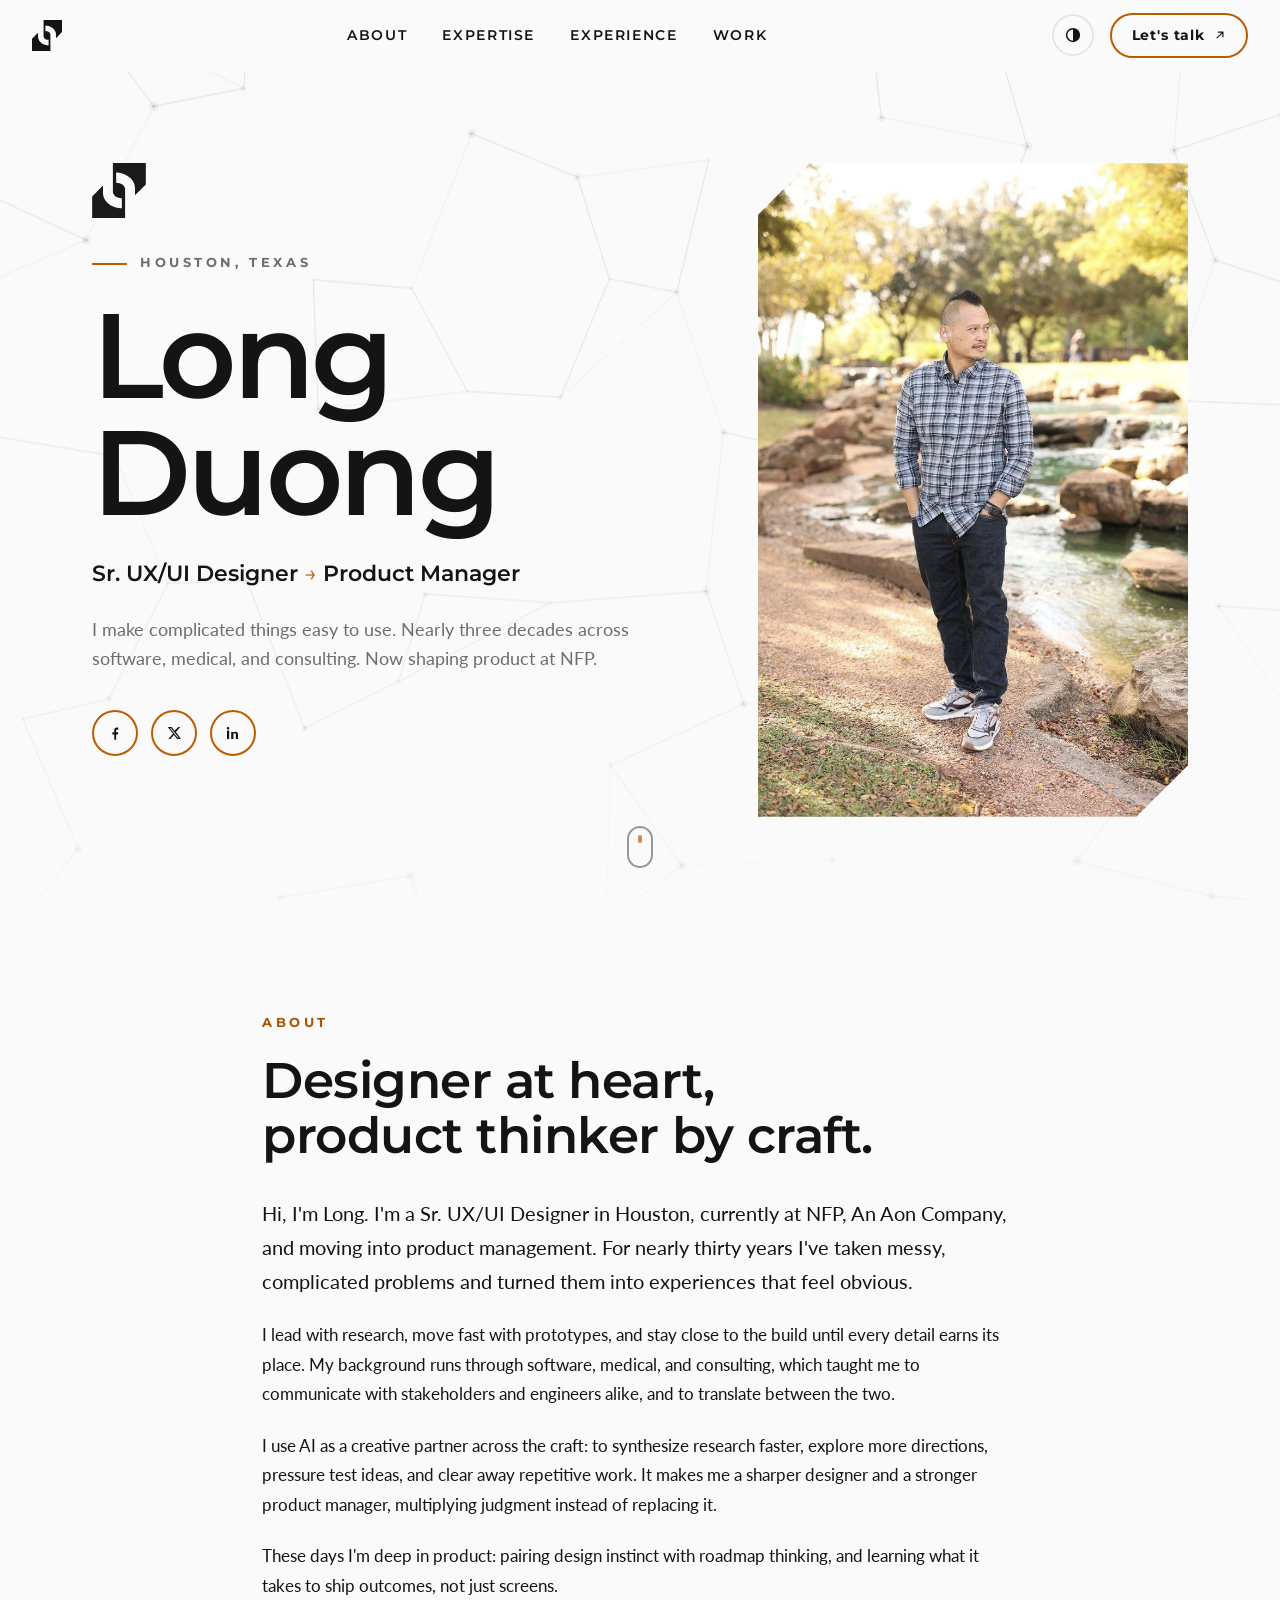
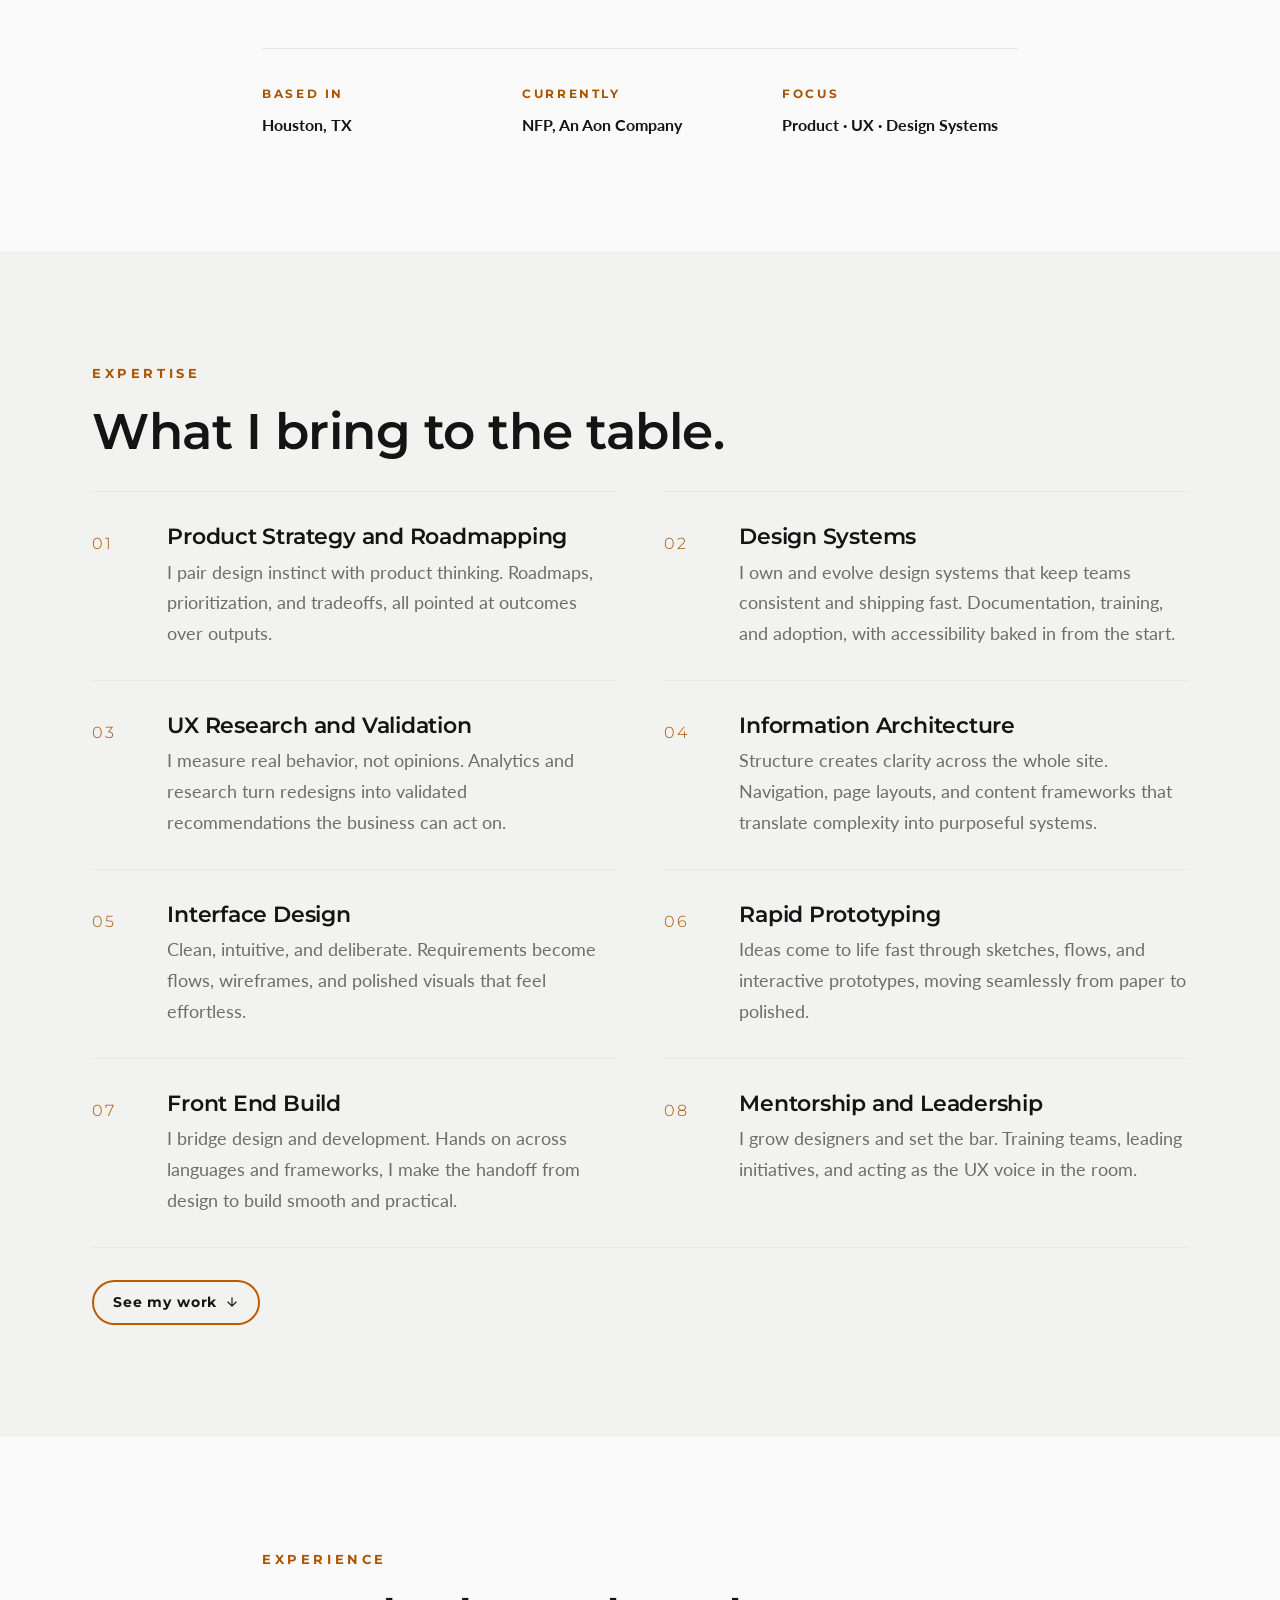
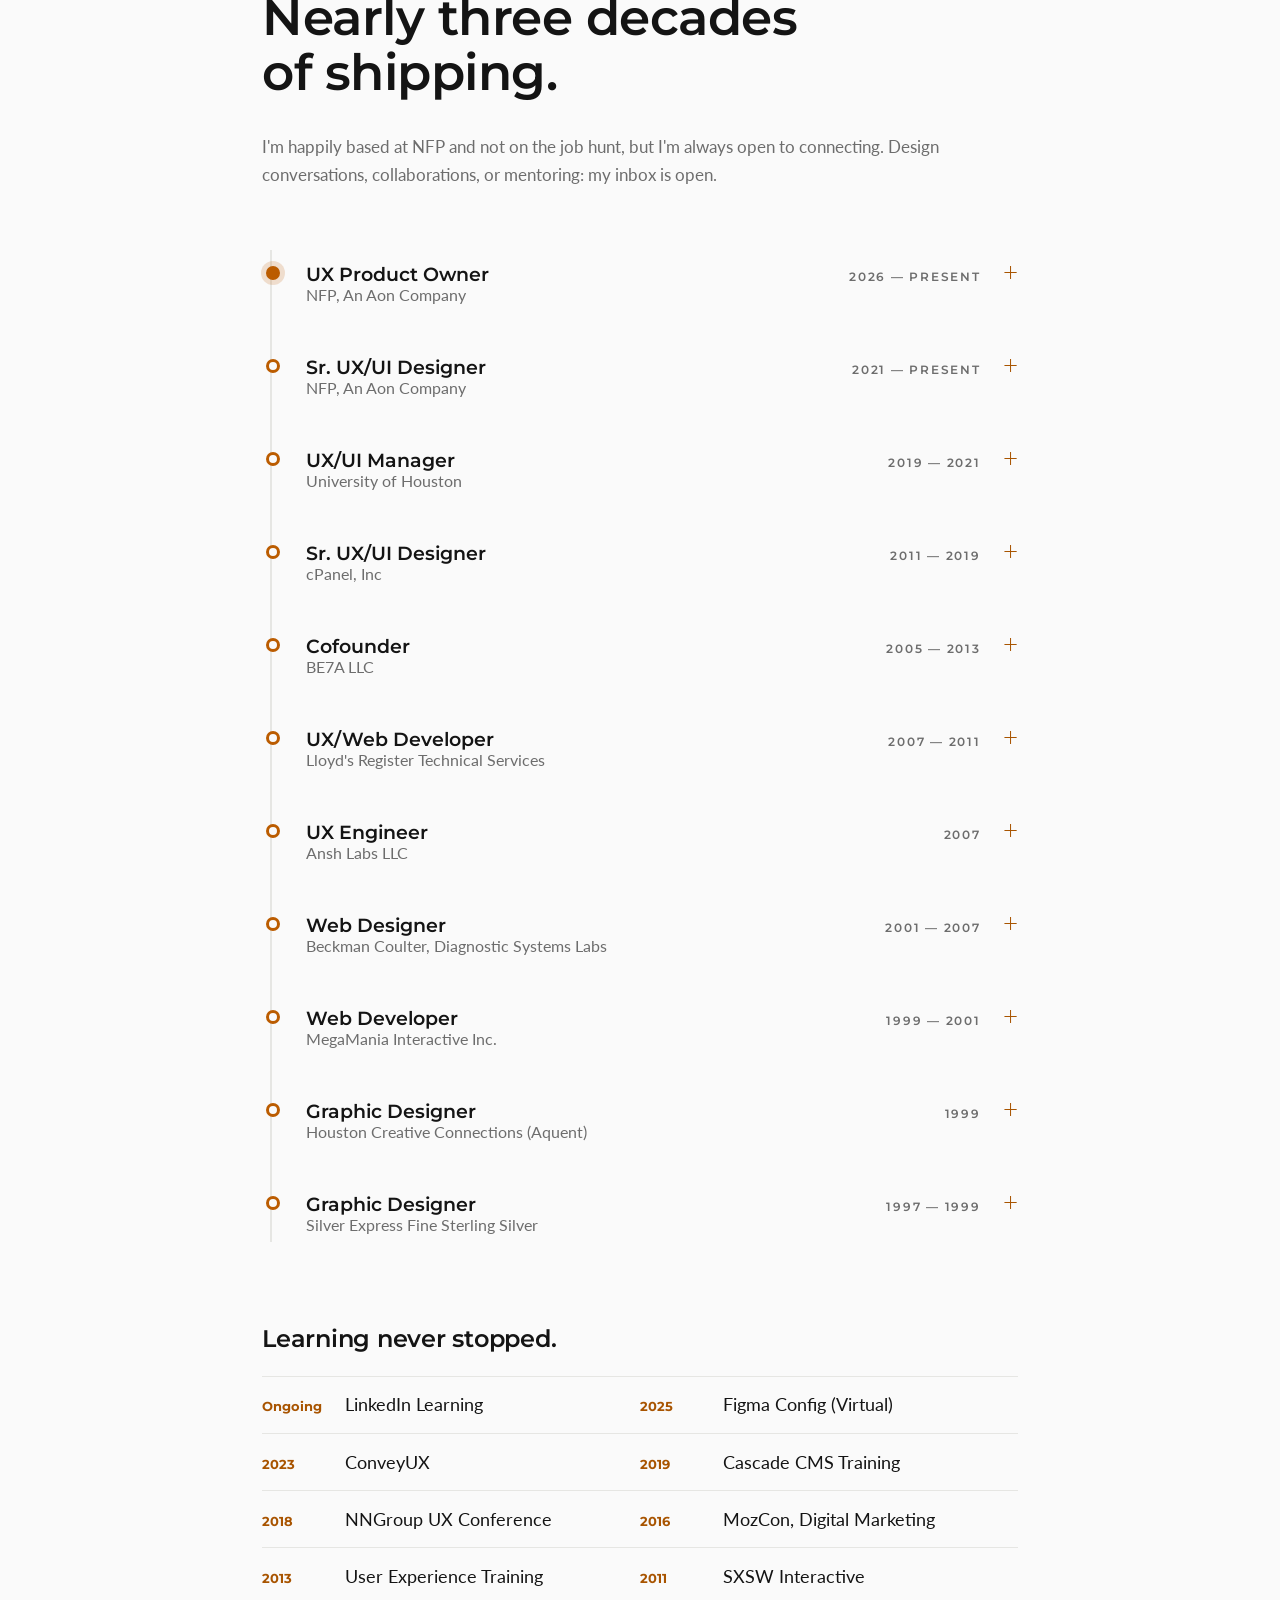
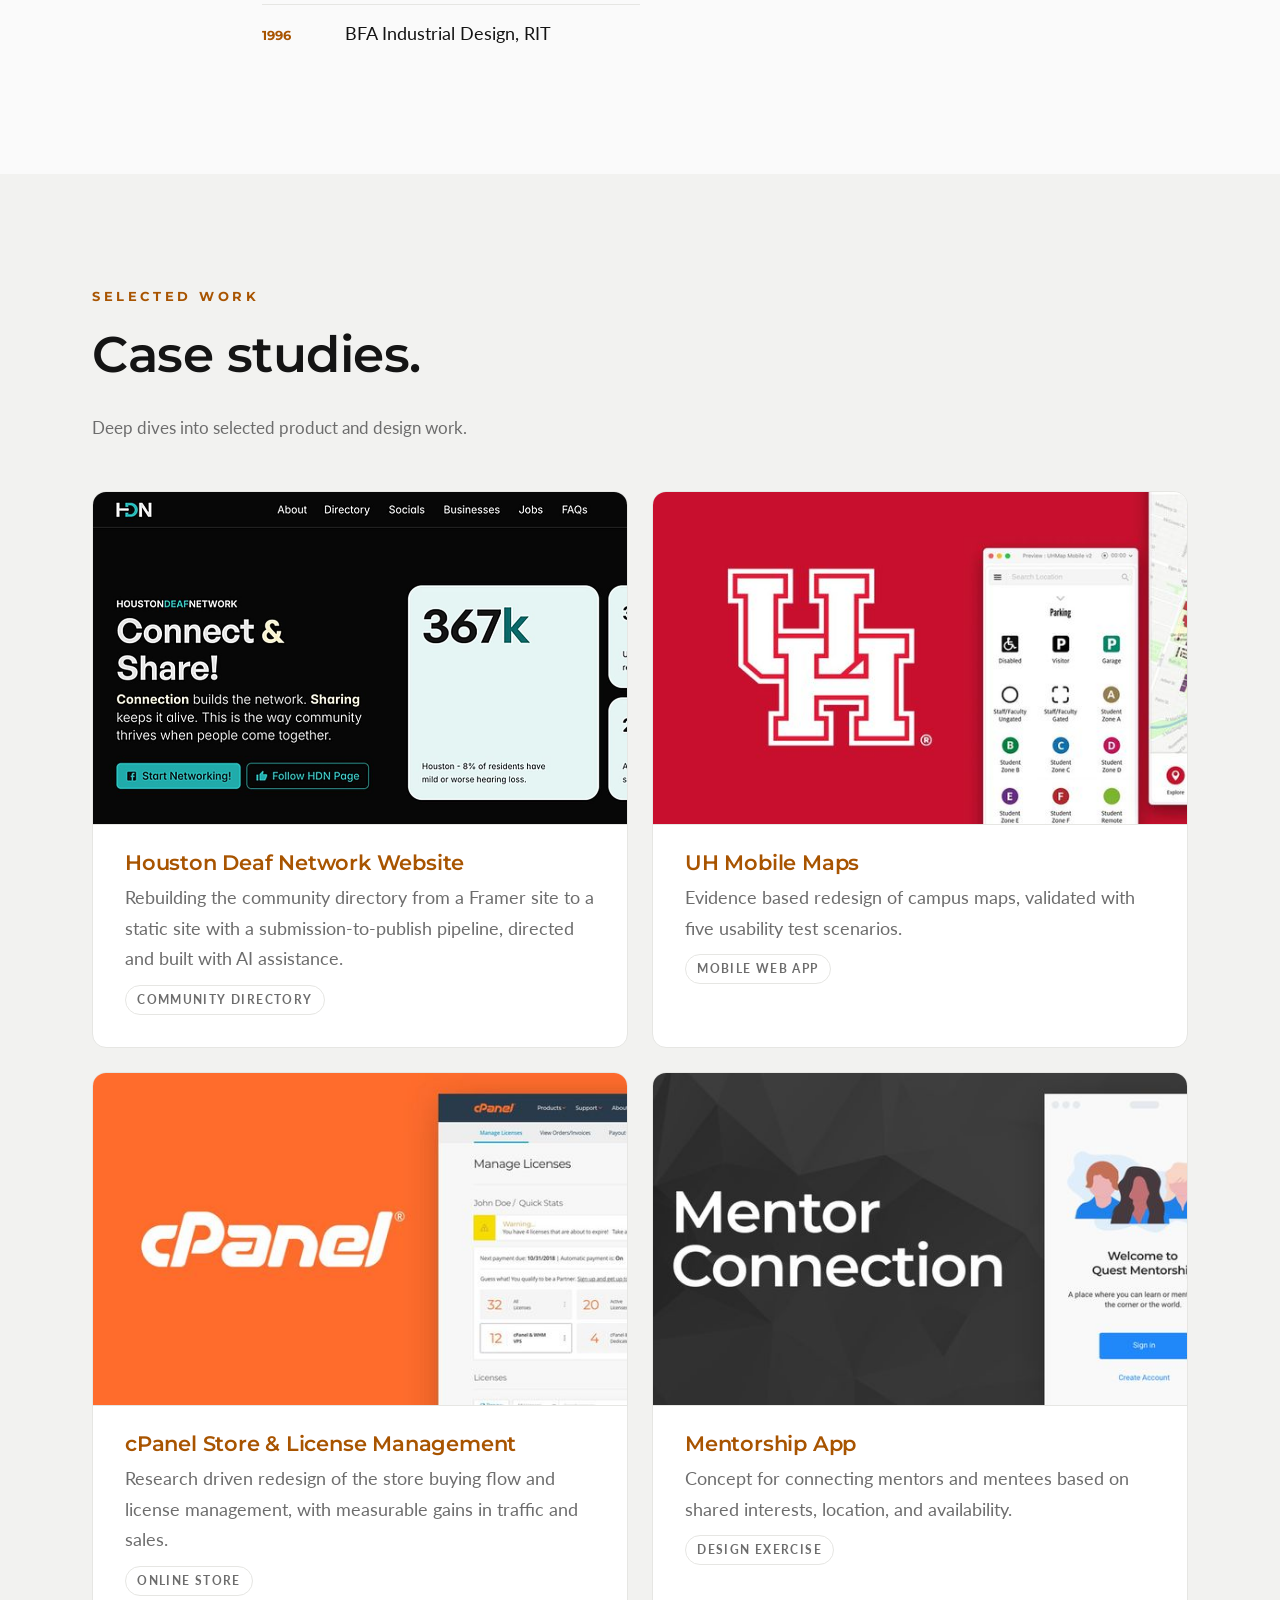
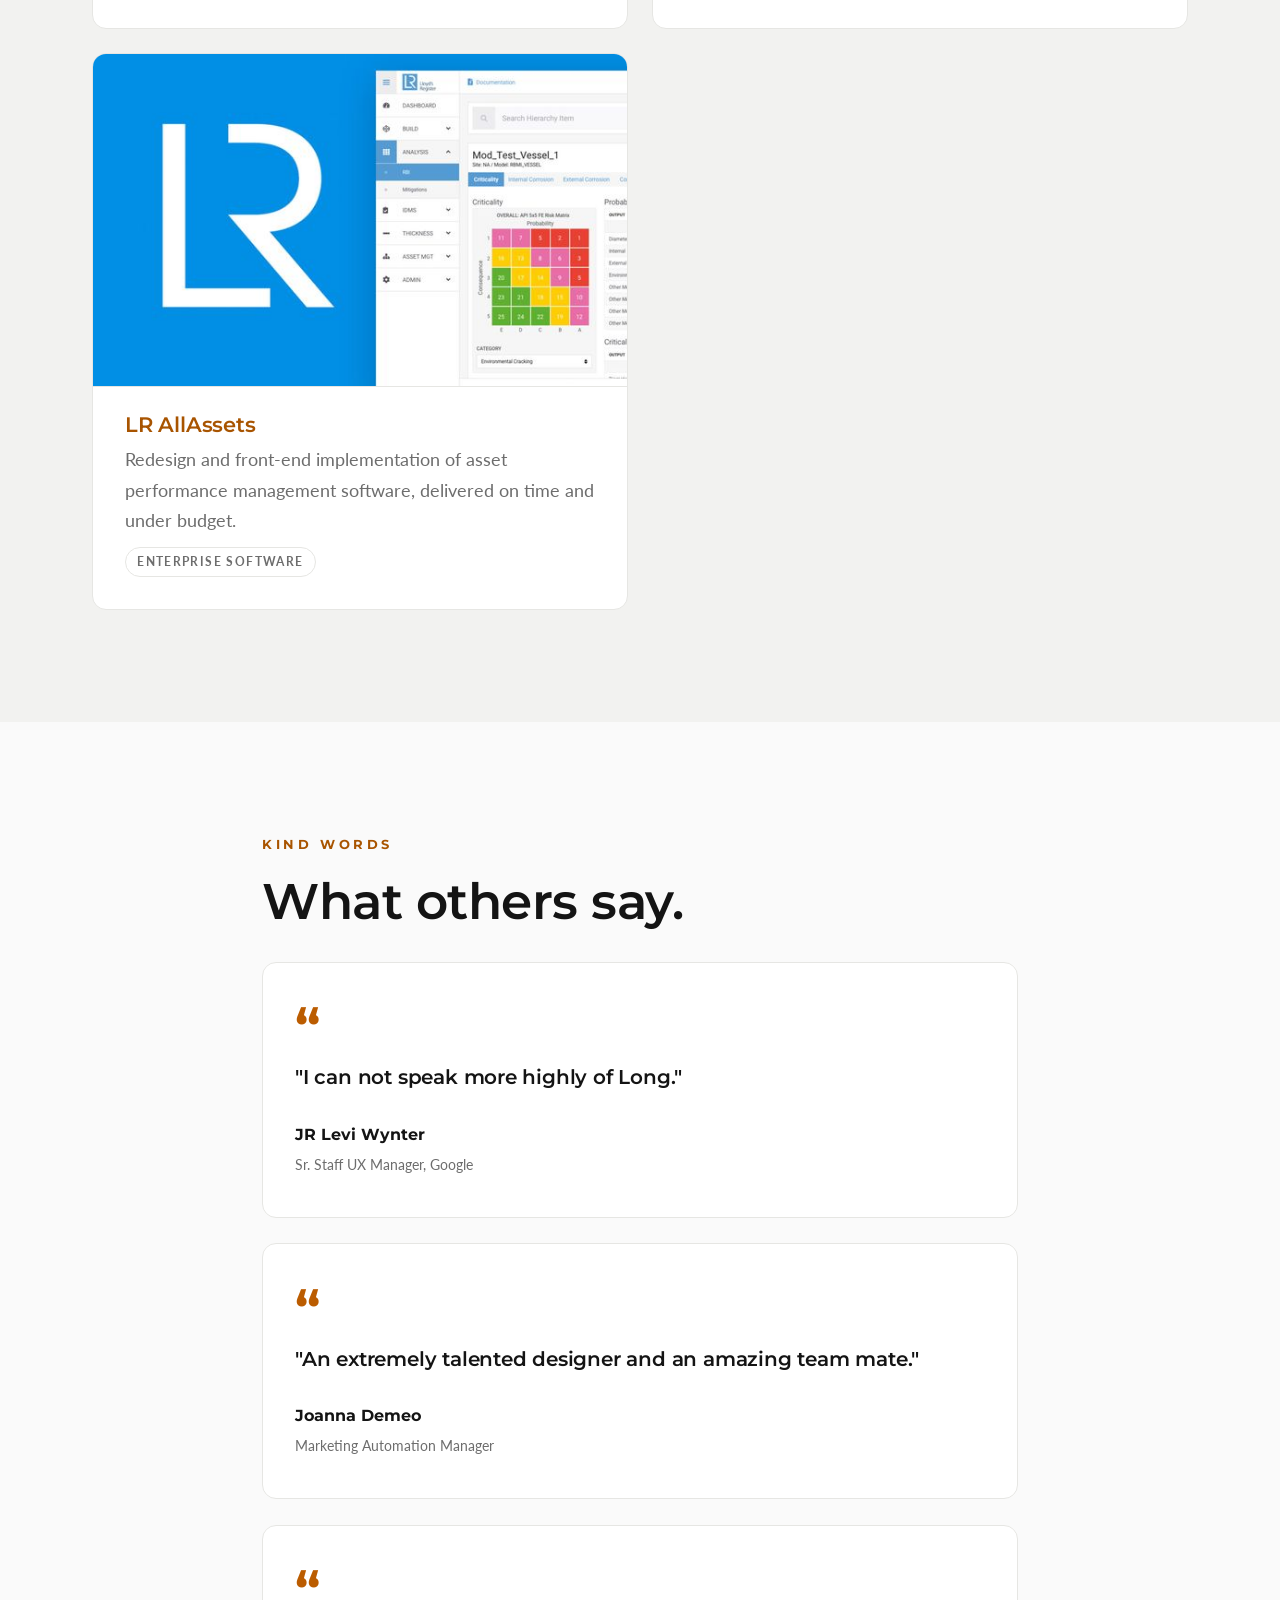
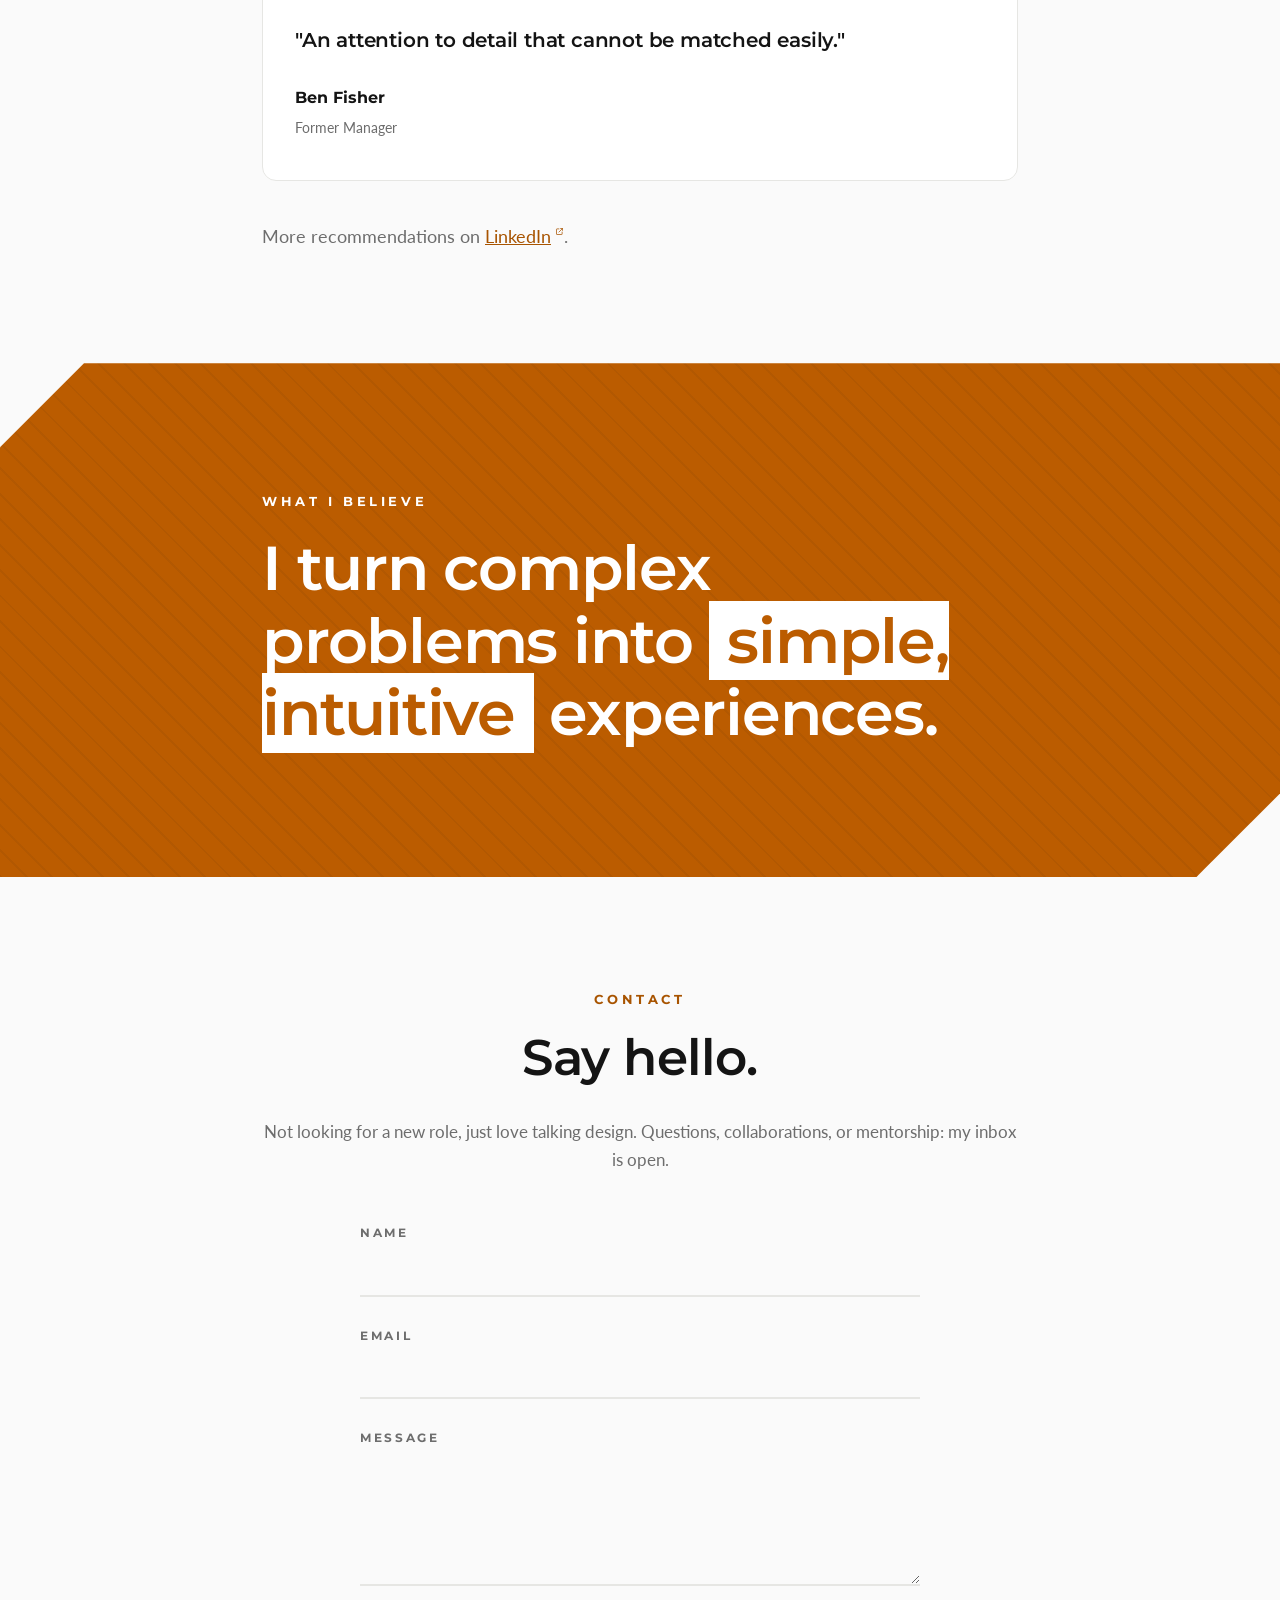
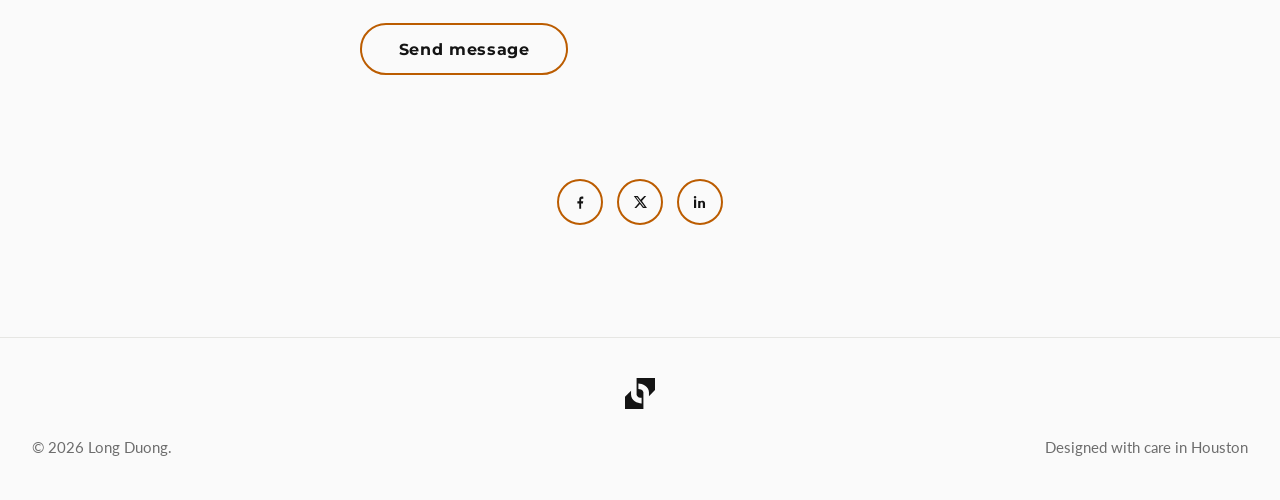
<file: index.html>
<!DOCTYPE html>
<html lang="en">
<head>
<meta charset="UTF-8">
<meta name="viewport" content="width=device-width, initial-scale=1.0">
<title>Long Duong, Sr. UX/UI Designer to Product Manager</title>
<meta name="description" content="Long Duong is a Senior UX/UI Designer in Houston, TX, moving into product management and crafting simple digital experiences that feel human.">
<link rel="canonical" href="https://lduong.com/">
<meta property="og:type" content="website">
<meta property="og:site_name" content="Long Duong">
<meta property="og:title" content="Long Duong, Sr. UX/UI Designer to Product Manager">
<meta property="og:description" content="Long Duong is a Senior UX/UI Designer in Houston, TX, moving into product management and crafting simple digital experiences that feel human.">
<meta property="og:url" content="https://lduong.com/">
<meta property="og:image" content="https://lduong.com/images/og-card.png">
<meta name="twitter:card" content="summary_large_image">
<meta name="twitter:title" content="Long Duong, Sr. UX/UI Designer to Product Manager">
<meta name="twitter:description" content="Long Duong is a Senior UX/UI Designer in Houston, TX, moving into product management and crafting simple digital experiences that feel human.">
<meta name="twitter:image" content="https://lduong.com/images/og-card.png">
<script type="application/ld+json">
{
  "@context": "https://schema.org",
  "@type": "Person",
  "name": "Long Duong",
  "url": "https://lduong.com/",
  "image": "https://lduong.com/images/portrait.jpg",
  "jobTitle": "Senior UX/UI Designer",
  "worksFor": {
    "@type": "Organization",
    "name": "NFP, An Aon Company"
  },
  "address": {
    "@type": "PostalAddress",
    "addressLocality": "Houston",
    "addressRegion": "TX",
    "addressCountry": "US"
  },
  "sameAs": [
    "https://www.linkedin.com/in/lduongh/",
    "https://www.facebook.com/lduongh",
    "https://x.com/lduongh"
  ]
}
</script>
<link rel="icon" type="image/svg+xml" href="images/logo.svg" media="(prefers-color-scheme: light)">
<link rel="icon" type="image/svg+xml" href="images/logo-white.svg" media="(prefers-color-scheme: dark)">
<link rel="apple-touch-icon" href="favicon.svg">
<link rel="preconnect" href="https://fonts.googleapis.com">
<link rel="preconnect" href="https://fonts.gstatic.com" crossorigin>
<link rel="preload" as="image" media="(max-width: 640px)" href="images/portrait-400.jpg?v=1" fetchpriority="high">
<link rel="preload" as="image" media="(min-width: 641px)" href="images/portrait.jpg?v=2" fetchpriority="high">
<link rel="preload" as="style" href="https://fonts.googleapis.com/css2?family=Montserrat:wght@300;400;600;700;800&family=Lato:ital,wght@0,300;0,400;0,700;1,400&display=swap">
<link href="https://fonts.googleapis.com/css2?family=Montserrat:wght@300;400;600;700;800&family=Lato:ital,wght@0,300;0,400;0,700;1,400&display=swap" rel="stylesheet" media="print" onload="this.media='all'">
<noscript><link href="https://fonts.googleapis.com/css2?family=Montserrat:wght@300;400;600;700;800&family=Lato:ital,wght@0,300;0,400;0,700;1,400&display=swap" rel="stylesheet"></noscript>
<script>
(function(){try{var t=localStorage.getItem('ld-theme');if(t==='light'||t==='dark')document.documentElement.setAttribute('data-theme',t);}catch(e){}})();
</script>
<!-- Google tag (gtag.js) -->
<script async src="https://www.googletagmanager.com/gtag/js?id=G-ZN2ECQF2DN"></script>
<script>
  window.dataLayer = window.dataLayer || [];
  function gtag(){dataLayer.push(arguments);}
  gtag('js', new Date());
  gtag('config', 'G-ZN2ECQF2DN');
</script>
<!-- Microsoft Clarity -->
<script type="text/javascript">
  (function(c,l,a,r,i,t,y){
    c[a]=c[a]||function(){(c[a].q=c[a].q||[]).push(arguments)};
    t=l.createElement(r);t.async=1;t.src="https://www.clarity.ms/tag/"+i;
    y=l.getElementsByTagName(r)[0];y.parentNode.insertBefore(t,y);
  })(window, document, "clarity", "script", "u0vo263eke");
</script>
<link rel="stylesheet" href="styles.css?v=58">
</head>
<body>
<canvas id="bgCanvas" aria-hidden="true"></canvas>

<header class="site-nav" id="siteNav">
  <a class="nav-logo" href="#top" aria-label="Back to top">
    <svg viewBox="0 0 150 153.76" width="30" height="31" aria-hidden="true"><path fill="currentColor" d="M58,82.65s3,16,25,16v28.14c-21,0-52.8-14.17-52.8-44.31,0-7.07.07-13.51.07-19.3L0,93.46c0,.16.08.32.12.48L0,93.88v59.88H92.09L92,71S89,55,67,55V26.86c20,0,52.84,14.17,52.84,44.31,0,6.92-.07,13.24-.07,18.93L150,59.88v0l0,0V0H57.93Z"/></svg>
  </a>
  <nav class="nav-links" aria-label="Primary">
    <a href="#about">About</a>
    <a href="#expertise">Expertise</a>
    <a href="#experience">Experience</a>
    <a href="#work">Work</a>
  </nav>
  <div class="nav-actions">
    <button class="theme-toggle" id="themeToggle" data-state="auto" aria-label="Theme: auto. Activate to change.">
      <svg class="tt-auto" viewBox="0 0 24 24" width="18" height="18" aria-hidden="true"><circle cx="12" cy="12" r="8.5" fill="none" stroke="currentColor" stroke-width="2"/><path d="M12 3.5a8.5 8.5 0 0 1 0 17z" fill="currentColor"/></svg>
      <svg class="tt-sun" viewBox="0 0 24 24" width="18" height="18" aria-hidden="true"><circle cx="12" cy="12" r="4.5" fill="none" stroke="currentColor" stroke-width="2"/><path d="M12 2.5v2.3M12 19.2v2.3M2.5 12h2.3M19.2 12h2.3M5.2 5.2l1.6 1.6M17.2 17.2l1.6 1.6M18.8 5.2l-1.6 1.6M6.8 17.2l-1.6 1.6" stroke="currentColor" stroke-width="2" stroke-linecap="round"/></svg>
      <svg class="tt-moon" viewBox="0 0 24 24" width="18" height="18" aria-hidden="true"><path d="M20 14.5A8 8 0 0 1 9.5 4 8 8 0 1 0 20 14.5z" fill="none" stroke="currentColor" stroke-width="2" stroke-linejoin="round"/></svg>
    </button>
    <a class="btn-connect" href="#contact">Let's talk
      <svg viewBox="0 0 24 24" width="14" height="14" aria-hidden="true"><path d="M7 17L17 7M9 7h8v8" fill="none" stroke="currentColor" stroke-width="2" stroke-linecap="round"/></svg>
    </a>
  </div>
</header>

<main id="top">

  <!-- ============ HERO ============ -->
  <section class="hero">
    <div class="wrap hero-grid">
      <div class="hero-text">
        <img class="hero-mark logo-dark" src="images/logo.svg" width="54" height="55" alt="Long Duong logo">
        <img class="hero-mark logo-light" src="images/logo-white.svg" width="54" height="55" alt="Long Duong logo">
        <p class="eyebrow">Houston, Texas</p>
        <h1>Long<br>Duong</h1>
        <p class="hero-role">Sr. UX/UI Designer <span class="arrow" aria-hidden="true">→</span> Product Manager</p>
        <p class="hero-lede">I make complicated things easy to use. Nearly three decades across software, medical, and consulting. Now shaping product at NFP.</p>
        <div class="hero-socials">
          <a href="https://www.facebook.com/lduongh" target="_blank" rel="noopener" aria-label="Facebook, opens in new tab">
            <svg viewBox="0 0 24 24" width="18" height="18"><path fill="currentColor" d="M13.5 21v-7h2.4l.4-3h-2.8V9.1c0-.9.3-1.5 1.6-1.5h1.3V4.9c-.3 0-1.1-.1-2-.1-2 0-3.4 1.2-3.4 3.5V11H8.5v3H11v7h2.5z"/></svg>
          </a>
          <a href="https://x.com/lduongh" target="_blank" rel="noopener" aria-label="X, opens in new tab">
            <svg viewBox="0 0 24 24" width="18" height="18"><path fill="currentColor" d="M17.7 4h2.6l-5.7 6.6L21.3 20h-5.3l-4.1-5.4L7.1 20H4.5l6.1-7L3.7 4H9l3.7 4.9L17.7 4zm-.9 14.4h1.4L8.1 5.5H6.6l10.2 12.9z"/></svg>
          </a>
          <a href="https://www.linkedin.com/in/lduongh/" target="_blank" rel="noopener" aria-label="LinkedIn, opens in new tab">
            <svg viewBox="0 0 24 24" width="18" height="18"><path fill="currentColor" d="M6.9 8.6H4V20h2.9V8.6zM5.4 7.3a1.7 1.7 0 1 0 0-3.4 1.7 1.7 0 0 0 0 3.4zM9.6 20h2.9v-5.7c0-.3 0-.6.1-.8.2-.6.7-1.2 1.6-1.2 1.1 0 1.6.9 1.6 2.2V20h2.9v-5.9c0-2.6-1.4-3.8-3.2-3.8-1.5 0-2.2.8-2.5 1.4v-1.1H9.6V20z"/></svg>
          </a>
        </div>
      </div>
      <div class="hero-photo">
        <picture>
          <source media="(max-width: 640px)" srcset="images/portrait-400.jpg?v=1">
          <img src="images/portrait.jpg?v=2" alt="Portrait of Long Duong" fetchpriority="high" width="800" height="1200">
        </picture>
      </div>
    </div>
    <a class="scroll-cue" href="#about" aria-label="Scroll to about">
      <span></span>
    </a>
  </section>

  <!-- ============ ABOUT ============ -->
  <section id="about" class="section">
    <div class="wrap narrow">
      <p class="kicker reveal">About</p>
      <h2 class="reveal">Designer at heart,<br>product thinker by craft.</h2>
      <div class="about-body reveal">
        <p>Hi, I'm Long. I'm a Sr. UX/UI Designer in Houston, currently at NFP, An Aon Company, and moving into product management. For nearly thirty years I've taken messy, complicated problems and turned them into experiences that feel obvious.</p>
        <p>I lead with research, move fast with prototypes, and stay close to the build until every detail earns its place. My background runs through software, medical, and consulting, which taught me to communicate with stakeholders and engineers alike, and to translate between the two.</p>
        <p>I use AI as a creative partner across the craft: to synthesize research faster, explore more directions, pressure test ideas, and clear away repetitive work. It makes me a sharper designer and a stronger product manager, multiplying judgment instead of replacing it.</p>
        <p>These days I'm deep in product: pairing design instinct with roadmap thinking, and learning what it takes to ship outcomes, not just screens.</p>
      </div>
      <dl class="fact-row reveal">
        <div><dt>Based in</dt><dd>Houston, TX</dd></div>
        <div><dt>Currently</dt><dd>NFP, An Aon Company</dd></div>
        <div><dt>Focus</dt><dd>Product · UX · Design Systems</dd></div>
      </dl>
    </div>
  </section>

  <!-- ============ EXPERTISE ============ -->
  <section id="expertise" class="section alt">
    <div class="wrap">
      <p class="kicker reveal">Expertise</p>
      <h2 class="reveal">What I bring to the table.</h2>
      <ol class="expert-list">
        <li class="reveal">
          <span class="num">01</span>
          <div><h3>Product Strategy and Roadmapping</h3>
          <p>I pair design instinct with product thinking. Roadmaps, prioritization, and tradeoffs, all pointed at outcomes over outputs.</p></div>
        </li>
        <li class="reveal">
          <span class="num">02</span>
          <div><h3>Design Systems</h3>
          <p>I own and evolve design systems that keep teams consistent and shipping fast. Documentation, training, and adoption, with accessibility baked in from the start.</p></div>
        </li>
        <li class="reveal">
          <span class="num">03</span>
          <div><h3>UX Research and Validation</h3>
          <p>I measure real behavior, not opinions. Analytics and research turn redesigns into validated recommendations the business can act on.</p></div>
        </li>
        <li class="reveal">
          <span class="num">04</span>
          <div><h3>Information Architecture</h3>
          <p>Structure creates clarity across the whole site. Navigation, page layouts, and content frameworks that translate complexity into purposeful systems.</p></div>
        </li>
        <li class="reveal">
          <span class="num">05</span>
          <div><h3>Interface Design</h3>
          <p>Clean, intuitive, and deliberate. Requirements become flows, wireframes, and polished visuals that feel effortless.</p></div>
        </li>
        <li class="reveal">
          <span class="num">06</span>
          <div><h3>Rapid Prototyping</h3>
          <p>Ideas come to life fast through sketches, flows, and interactive prototypes, moving seamlessly from paper to polished.</p></div>
        </li>
        <li class="reveal">
          <span class="num">07</span>
          <div><h3>Front End Build</h3>
          <p>I bridge design and development. Hands on across languages and frameworks, I make the handoff from design to build smooth and practical.</p></div>
        </li>
        <li class="reveal">
          <span class="num">08</span>
          <div><h3>Mentorship and Leadership</h3>
          <p>I grow designers and set the bar. Training teams, leading initiatives, and acting as the UX voice in the room.</p></div>
        </li>
      </ol>
      <a class="btn-connect reveal" href="#work">See my work
        <svg viewBox="0 0 24 24" width="14" height="14" aria-hidden="true"><path d="M12 5v14M5 12l7 7 7-7" fill="none" stroke="currentColor" stroke-width="2" stroke-linecap="round" stroke-linejoin="round"/></svg>
      </a>
    </div>
  </section>

  <!-- ============ EXPERIENCE ============ -->
  <section id="experience" class="section">
    <div class="wrap narrow">
      <p class="kicker reveal">Experience</p>
      <h2 class="reveal">Nearly three decades<br>of shipping.</h2>
      <p class="section-note reveal">I'm happily based at NFP and not on the job hunt, but I'm always open to connecting. Design conversations, collaborations, or mentoring: my inbox is open.</p>

      <div class="timeline">
        <article class="t-row reveal">
          <button class="t-toggle" aria-expanded="false" aria-controls="t-detail-1">
            <span class="t-dot" aria-hidden="true"></span>
            <span class="t-main"><strong>UX Product Owner</strong><span class="t-co">NFP, An Aon Company</span></span>
            <span class="t-date">2026 — Present</span>
            <span class="t-plus" aria-hidden="true">+</span>
          </button>
          <div class="t-detail" id="t-detail-1">
            <p>Doing product management work as the formal role takes shape, pairing years of UX leadership with product strategy and delivery.</p>
            <ul>
              <li>Act as UX Product Owner for the Design System 2 initiative: roadmap, adoption, documentation, and training that keep design and development aligned</li>
              <li>Validate major UX changes across nfp.com, including the redesigned mega navigation and industry pages, using behavioral analytics and UX research</li>
              <li>Define UX engagement metrics and turn months of interaction data into recommendations the business can act on</li>
              <li>Partner with developers to clarify requirements and close gaps between design intent and implementation</li>
            </ul>
          </div>
        </article>
        <article class="t-row reveal">
          <button class="t-toggle" aria-expanded="false" aria-controls="t-detail-2">
            <span class="t-dot" aria-hidden="true"></span>
            <span class="t-main"><strong>Sr. UX/UI Designer</strong><span class="t-co">NFP, An Aon Company</span></span>
            <span class="t-date">2021 — Present</span>
            <span class="t-plus" aria-hidden="true">+</span>
          </button>
          <div class="t-detail" id="t-detail-2">
            <p>Insurance broker and consultant providing specialized property and casualty, corporate benefits, retirement and individual solutions.</p>
            <ul>
              <li>Lead UX/UI for NFP's web and mobile experiences, from discovery and research through design, testing, and implementation</li>
              <li>Partner with stakeholders across the business to translate complex offerings into clear, intuitive user flows</li>
              <li>Run usability testing and UX research that keeps design decisions grounded in real user needs</li>
              <li>Own and evolve UX/UI standards across NFP's web properties, keeping experiences consistent and accessible</li>
            </ul>
          </div>
        </article>
        <article class="t-row reveal">
          <button class="t-toggle" aria-expanded="false" aria-controls="t-detail-3">
            <span class="t-dot" aria-hidden="true"></span>
            <span class="t-main"><strong>UX/UI Manager</strong><span class="t-co">University of Houston</span></span>
            <span class="t-date">2019 — 2021</span>
            <span class="t-plus" aria-hidden="true">+</span>
          </button>
          <div class="t-detail" id="t-detail-3">
            <p>Empower students in their pursuit of learning, discovery, leadership and engagement.</p>
            <ul>
              <li>Developed, managed and improved user flow and web design for mobile and web</li>
              <li>Led requirements gathering, UX/UI research, usability testing, design &amp; implementation</li>
              <li>Updated, maintained &amp; oversaw UX/UI on uh.edu and uhsystem.edu</li>
              <li>Led, fostered and managed a team of 4 developers</li>
            </ul>
          </div>
        </article>
        <article class="t-row reveal">
          <button class="t-toggle" aria-expanded="false" aria-controls="t-detail-4">
            <span class="t-dot" aria-hidden="true"></span>
            <span class="t-main"><strong>Sr. UX/UI Designer</strong><span class="t-co">cPanel, Inc</span></span>
            <span class="t-date">2011 — 2019</span>
            <span class="t-plus" aria-hidden="true">+</span>
          </button>
          <div class="t-detail" id="t-detail-4">
            <p>Provide web hosting software that automates the intricate workings of web hosting servers.</p>
            <ul>
              <li>Led usability research, information structure, wireframe prototyping, design, and development across 15+ websites and 2 software applications</li>
              <li>Performed and analyzed A/B testing stats</li>
              <li>Built a general user experience library to unify brand consistency and improve how teams build experiences</li>
              <li>Optimized and automated digital communication for internal &amp; external stakeholders</li>
            </ul>
          </div>
        </article>
        <article class="t-row reveal">
          <button class="t-toggle" aria-expanded="false" aria-controls="t-detail-5">
            <span class="t-dot" aria-hidden="true"></span>
            <span class="t-main"><strong>Cofounder</strong><span class="t-co">BE7A LLC</span></span>
            <span class="t-date">2005 — 2013</span>
            <span class="t-plus" aria-hidden="true">+</span>
          </button>
          <div class="t-detail" id="t-detail-5">
            <p>A part time consultant and lead designer.</p>
            <ul>
              <li>Led the creative vision, user experience, and web development</li>
              <li>Built a community of thousands of unique visitors on a minimal budget</li>
              <li>Analyzed stats and optimized features for conversion and usability</li>
              <li>Catered to over 15 clients to date</li>
            </ul>
          </div>
        </article>
        <article class="t-row reveal">
          <button class="t-toggle" aria-expanded="false" aria-controls="t-detail-6">
            <span class="t-dot" aria-hidden="true"></span>
            <span class="t-main"><strong>UX/Web Developer</strong><span class="t-co">Lloyd's Register Technical Services</span></span>
            <span class="t-date">2007 — 2011</span>
            <span class="t-plus" aria-hidden="true">+</span>
          </button>
          <div class="t-detail" id="t-detail-6">
            <p>Asset management and task planning strategies built around risk.</p>
            <ul>
              <li>Lead UI developer for Arivu &amp; Arivu Modelor, asset maintenance planning web apps for the energy sector</li>
              <li>Improved usability and accessibility of modules, admin interfaces, and workflow structure</li>
              <li>Developed and customized CSS template framework to accommodate business brand</li>
            </ul>
          </div>
        </article>
        <article class="t-row reveal">
          <button class="t-toggle" aria-expanded="false" aria-controls="t-detail-7">
            <span class="t-dot" aria-hidden="true"></span>
            <span class="t-main"><strong>UX Engineer</strong><span class="t-co">Ansh Labs LLC</span></span>
            <span class="t-date">2007</span>
            <span class="t-plus" aria-hidden="true">+</span>
          </button>
          <div class="t-detail" id="t-detail-7">
            <p>Medical Devices Industry</p>
            <ul>
              <li>Researched, analyzed, and developed UX design for medical device software, instrumentation interfaces, web, and mobile</li>
              <li>Defined and improved information and visual architecture</li>
            </ul>
          </div>
        </article>
        <article class="t-row reveal">
          <button class="t-toggle" aria-expanded="false" aria-controls="t-detail-8">
            <span class="t-dot" aria-hidden="true"></span>
            <span class="t-main"><strong>Web Designer</strong><span class="t-co">Beckman Coulter, Diagnostic Systems Labs</span></span>
            <span class="t-date">2001 — 2007</span>
            <span class="t-plus" aria-hidden="true">+</span>
          </button>
          <div class="t-detail" id="t-detail-8">
            <p>A specialty technology for reproductive endocrinology and cardiovascular risk assessment.</p>
            <ul>
              <li>Implemented 20+ internet and email marketing campaigns</li>
              <li>Managed $150,000 to $300,000 budgets across publishers, exhibit meetings, and online ad campaigns</li>
              <li>Designed and distributed 15,000+ product catalogs yearly</li>
              <li>Designed instrumentation and package design from concept to final product</li>
              <li>Improved software GUI, web apps, site navigation, and keypad interfaces</li>
            </ul>
          </div>
        </article>
        <article class="t-row reveal">
          <button class="t-toggle" aria-expanded="false" aria-controls="t-detail-9">
            <span class="t-dot" aria-hidden="true"></span>
            <span class="t-main"><strong>Web Developer</strong><span class="t-co">MegaMania Interactive Inc.</span></span>
            <span class="t-date">1999 — 2001</span>
            <span class="t-plus" aria-hidden="true">+</span>
          </button>
          <div class="t-detail" id="t-detail-9">
            <p>Web design services, ecommerce solutions, application development and hosting.</p>
            <ul>
              <li>Hand coded infrastructure for 123city.net, a geographic local search engine</li>
              <li>Established and customized internet/intranet solutions across projects</li>
              <li>Designed 25+ web templates, 30 banner ads, and 10 animated greeting cards</li>
            </ul>
          </div>
        </article>
        <article class="t-row reveal">
          <button class="t-toggle" aria-expanded="false" aria-controls="t-detail-10">
            <span class="t-dot" aria-hidden="true"></span>
            <span class="t-main"><strong>Graphic Designer</strong><span class="t-co">Houston Creative Connections (Aquent)</span></span>
            <span class="t-date">1999</span>
            <span class="t-plus" aria-hidden="true">+</span>
          </button>
          <div class="t-detail" id="t-detail-10">
            <p>Professional services firm helping companies use people, processes, and tech more effectively.</p>
            <ul>
              <li>Collaborative designs with Houston Chronicle</li>
              <li>Daily layout design, direct mail, ad slicks, POS brochures and classified ads</li>
              <li>CMYK correction and scanning</li>
            </ul>
          </div>
        </article>
        <article class="t-row reveal">
          <button class="t-toggle" aria-expanded="false" aria-controls="t-detail-11">
            <span class="t-dot" aria-hidden="true"></span>
            <span class="t-main"><strong>Graphic Designer</strong><span class="t-co">Silver Express Fine Sterling Silver</span></span>
            <span class="t-date">1997 — 1999</span>
            <span class="t-plus" aria-hidden="true">+</span>
          </button>
          <div class="t-detail" id="t-detail-11">
            <p>A manufacturer of sterling silver, stone, and bead jewelry.</p>
            <ul>
              <li>Owned $75,000 to $150,000 in design project costs</li>
              <li>Designed &amp; published advertisements with 15+ jewelry publishers</li>
              <li>Built marketing presentations, catalogs, signage, direct mail, and POS brochures</li>
              <li>Designed cost efficient models for 10+ fixtures and 20+ cards</li>
            </ul>
          </div>
        </article>
      </div>

      <div class="edu-block reveal">
        <h3>Learning never stopped.</h3>
        <ul class="edu-list">
          <li><span>Ongoing</span> LinkedIn Learning</li>
          <li><span>2025</span> Figma Config (Virtual)</li>
          <li><span>2023</span> ConveyUX</li>
          <li><span>2019</span> Cascade CMS Training</li>
          <li><span>2018</span> NNGroup UX Conference</li>
          <li><span>2016</span> MozCon, Digital Marketing</li>
          <li><span>2013</span> User Experience Training</li>
          <li><span>2011</span> SXSW Interactive</li>
          <li><span>1996</span> BFA Industrial Design, RIT</li>
        </ul>
      </div>
    </div>
  </section>

  <!-- ============ SELECTED WORK ============ -->
  <section id="work" class="section alt">
    <div class="wrap">
      <p class="kicker reveal">Selected Work</p>
      <h2 class="reveal">Case studies.</h2>
      <p class="section-note reveal">Deep dives into selected product and design work.</p>
      <div class="work-grid">
        <a class="work-card reveal" href="case-studies/hdn-website/">
          <span class="work-thumb"><img src="images/case-studies/hdn-old-hero-dark.jpg?v=1" alt="Houston Deaf Network rebuild preview" loading="lazy"></span>
          <h3>Houston Deaf Network Website</h3>
          <p>Rebuilding the community directory from a Framer site to a static site with a submission-to-publish pipeline, directed and built with AI assistance.</p>
          <p class="work-tag-row"><span class="work-tag">Community directory</span></p>
        </a>
        <a class="work-card reveal" href="case-studies/uh-mobile-maps/">
          <span class="work-thumb"><img src="images/case-studies/uh-header.jpg?v=2" alt="UH Mobile Maps redesign preview" loading="lazy"></span>
          <h3>UH Mobile Maps</h3>
          <p>Evidence based redesign of campus maps, validated with five usability test scenarios.</p>
          <p class="work-tag-row"><span class="work-tag">Mobile web app</span></p>
        </a>
        <a class="work-card reveal" href="case-studies/cpanel-store/">
          <span class="work-thumb"><img src="images/case-studies/cpanel-header.jpg?v=2" alt="cPanel Store redesign preview" loading="lazy"></span>
          <h3>cPanel Store &amp; License Management</h3>
          <p>Research driven redesign of the store buying flow and license management, with measurable gains in traffic and sales.</p>
          <p class="work-tag-row"><span class="work-tag">Online store</span></p>
        </a>
        <a class="work-card reveal" href="case-studies/mentorship-app/">
          <span class="work-thumb"><img src="images/case-studies/mentor-header.jpg?v=2" alt="Mentorship App concept preview" loading="lazy"></span>
          <h3>Mentorship App</h3>
          <p>Concept for connecting mentors and mentees based on shared interests, location, and availability.</p>
          <p class="work-tag-row"><span class="work-tag">Design exercise</span></p>
        </a>
        <a class="work-card reveal" href="case-studies/lr-allassets/">
          <span class="work-thumb"><img src="images/case-studies/lr-cover.jpg?v=2" alt="LR AllAssets redesign preview" loading="lazy"></span>
          <h3>LR AllAssets</h3>
          <p>Redesign and front-end implementation of asset performance management software, delivered on time and under budget.</p>
          <p class="work-tag-row"><span class="work-tag">Enterprise software</span></p>
        </a>
        
        
        
        
      </div>
    </div>
  </section>

  <!-- ============ KIND WORDS ============ -->
  <section id="kindwords" class="section">
    <div class="wrap narrow">
      <p class="kicker reveal">Kind words</p>
      <h2 class="reveal">What others say.</h2>
      <div class="quotes-grid">
        <figure class="quote-card reveal">
          <blockquote>"I can not speak more highly of Long."</blockquote>
          <figcaption>
            <strong>JR Levi Wynter</strong>
            <span>Sr. Staff UX Manager, Google</span>
          </figcaption>
        </figure>
        <figure class="quote-card reveal">
          <blockquote>"An extremely talented designer and an amazing team mate."</blockquote>
          <figcaption>
            <strong>Joanna Demeo</strong>
            <span>Marketing Automation Manager</span>
          </figcaption>
        </figure>
        <figure class="quote-card reveal">
          <blockquote>"An attention to detail that cannot be matched easily."</blockquote>
          <figcaption>
            <strong>Ben Fisher</strong>
            <span>Former Manager</span>
          </figcaption>
        </figure>
      </div>
      <p class="quotes-note reveal">More recommendations on <a href="https://www.linkedin.com/in/lduongh/" target="_blank" rel="noopener" aria-label="LinkedIn, opens in new tab">LinkedIn<svg class="ext-icon" viewBox="0 0 24 24" width="9" height="9" aria-hidden="true" fill="none" stroke="currentColor" stroke-width="2" stroke-linecap="round" stroke-linejoin="round"><path d="M15 4h5v5"/><path d="M20 4 10.5 13.5"/><path d="M19 13.5V19a1 1 0 0 1-1 1H5a1 1 0 0 1-1-1V6a1 1 0 0 1 1-1h5.5"/></svg></a>.</p>
    </div>
  </section>

  <!-- ============ CREDO ============ -->
  <section class="credo" aria-label="Design philosophy">
    <div class="wrap narrow">
      <p class="credo-kicker reveal">What I believe</p>
      <p class="credo-line reveal">I turn complex problems into <mark>simple, intuitive</mark> experiences.</p>
    </div>
  </section>

  <!-- ============ CONTACT ============ -->
  <section id="contact" class="section">
    <div class="wrap narrow center">
      <p class="kicker reveal">Contact</p>
      <h2 class="reveal">Say hello.</h2>
      <p class="section-note reveal">Not looking for a new role, just love talking design. Questions, collaborations, or mentorship: my inbox is open.</p>
      <form id="contactForm" class="reveal" novalidate>
        <div class="field">
          <label for="cf-name">Name</label>
          <input id="cf-name" name="name" type="text" autocomplete="name" required>
        </div>
        <div class="field">
          <label for="cf-email">Email</label>
          <input id="cf-email" name="email" type="email" autocomplete="email" required>
        </div>
        <div class="field">
          <label for="cf-msg">Message</label>
          <textarea id="cf-msg" name="message" rows="5" required></textarea>
        </div>
        <button type="submit">Send message</button>
        <p class="form-status" role="status" aria-live="polite"></p>
      </form>
      <div class="socials reveal">
        <a href="https://www.facebook.com/lduongh" target="_blank" rel="noopener" aria-label="Facebook, opens in new tab">
          <svg viewBox="0 0 24 24" width="18" height="18"><path fill="currentColor" d="M13.5 21v-7h2.4l.4-3h-2.8V9.1c0-.9.3-1.5 1.6-1.5h1.3V4.9c-.3 0-1.1-.1-2-.1-2 0-3.4 1.2-3.4 3.5V11H8.5v3H11v7h2.5z"/></svg>
        </a>
        <a href="https://x.com/lduongh" target="_blank" rel="noopener" aria-label="X, opens in new tab">
          <svg viewBox="0 0 24 24" width="18" height="18"><path fill="currentColor" d="M17.7 4h2.6l-5.7 6.6L21.3 20h-5.3l-4.1-5.4L7.1 20H4.5l6.1-7L3.7 4H9l3.7 4.9L17.7 4zm-.9 14.4h1.4L8.1 5.5H6.6l10.2 12.9z"/></svg>
        </a>
        <a href="https://www.linkedin.com/in/lduongh/" target="_blank" rel="noopener" aria-label="LinkedIn, opens in new tab">
          <svg viewBox="0 0 24 24" width="18" height="18"><path fill="currentColor" d="M6.9 8.6H4V20h2.9V8.6zM5.4 7.3a1.7 1.7 0 1 0 0-3.4 1.7 1.7 0 0 0 0 3.4zM9.6 20h2.9v-5.7c0-.3 0-.6.1-.8.2-.6.7-1.2 1.6-1.2 1.1 0 1.6.9 1.6 2.2V20h2.9v-5.9c0-2.6-1.4-3.8-3.2-3.8-1.5 0-2.2.8-2.5 1.4v-1.1H9.6V20z"/></svg>
        </a>
      </div>
    </div>
  </section>

</main>

<footer class="site-footer">
  <div class="wrap">
    <a class="foot-logo" href="#top" aria-label="Back to top">
      <svg viewBox="0 0 150 153.76" width="30" height="31" aria-hidden="true"><path fill="currentColor" d="M58,82.65s3,16,25,16v28.14c-21,0-52.8-14.17-52.8-44.31,0-7.07.07-13.51.07-19.3L0,93.46c0,.16.08.32.12.48L0,93.88v59.88H92.09L92,71S89,55,67,55V26.86c20,0,52.84,14.17,52.84,44.31,0,6.92-.07,13.24-.07,18.93L150,59.88v0l0,0V0H57.93Z"/></svg>
    </a>
    <div class="foot-row">
      <p>© <span id="year">2026</span> Long Duong.</p>
      <p><a class="foot-design" href="design/">Designed with care in Houston</a></p>
    </div>
  </div>
</footer>

<script src="script.js?v=34"></script>
</body>
</html>
</file>
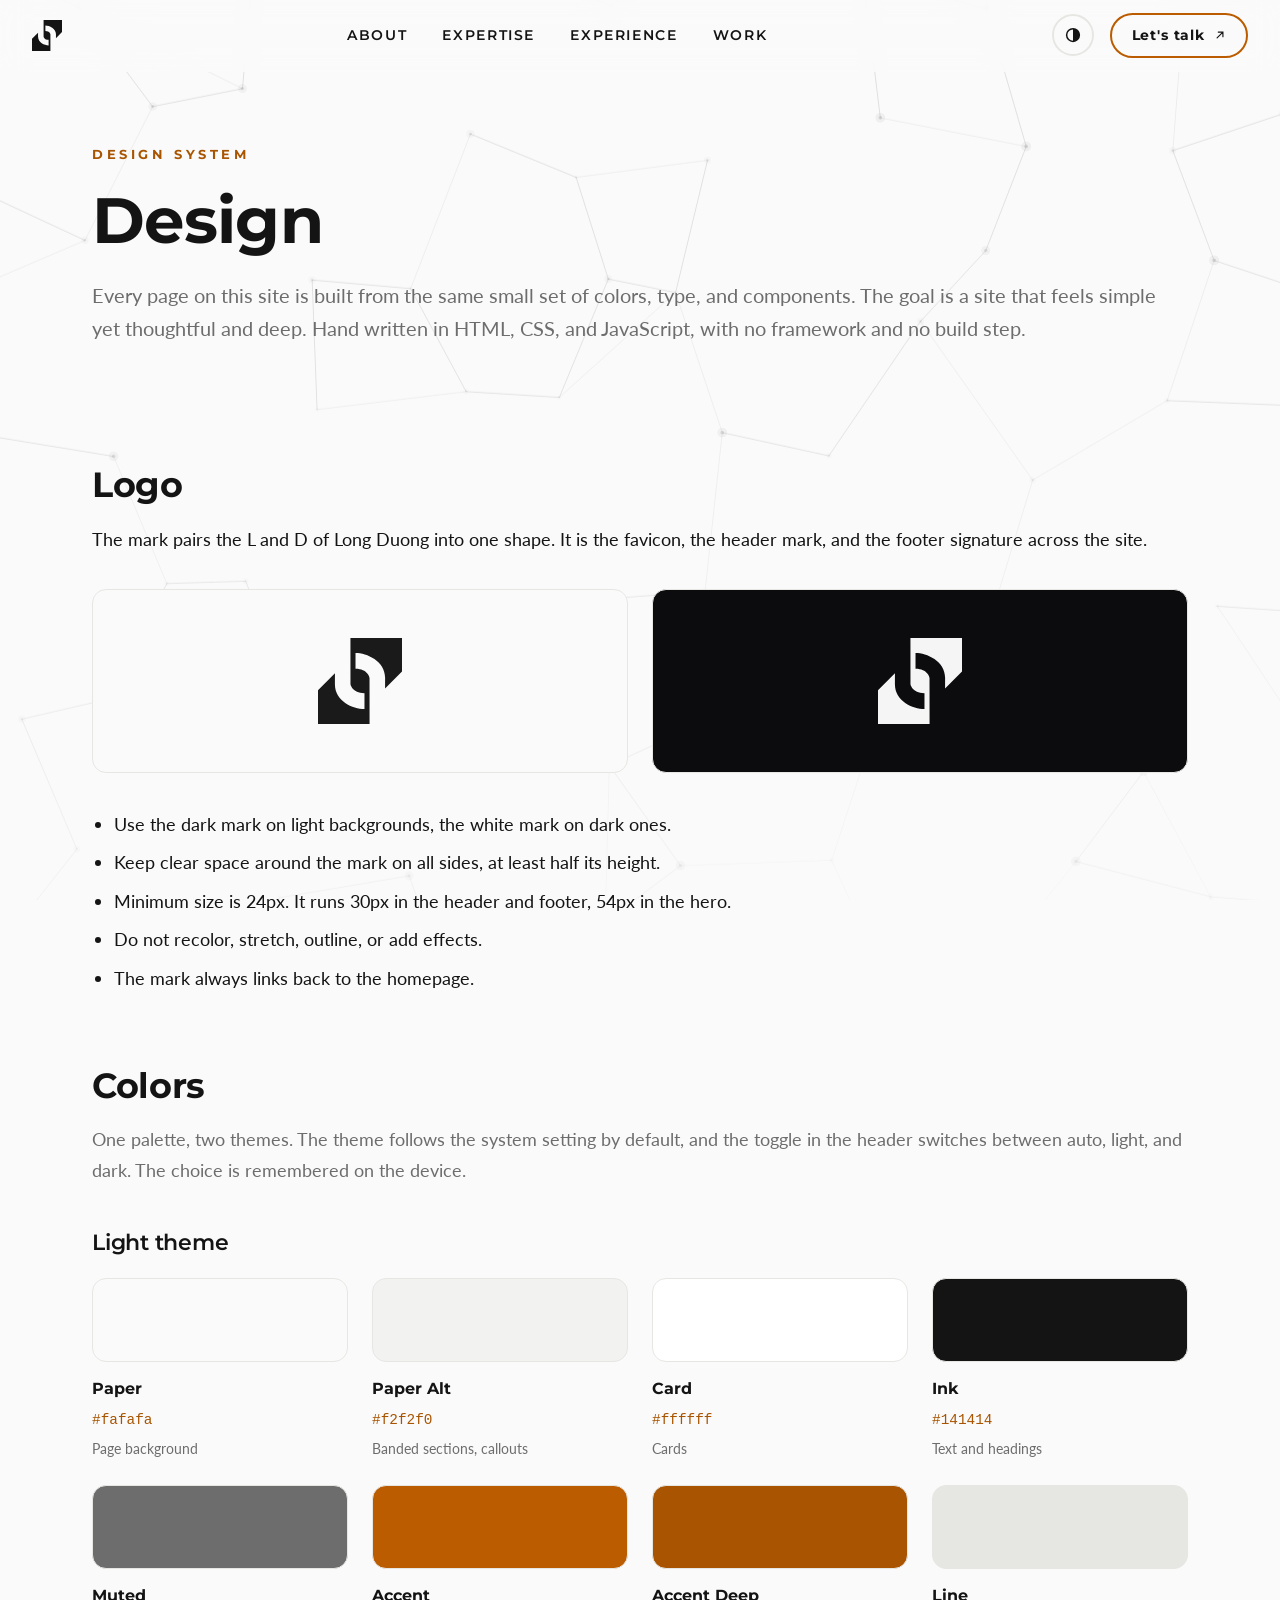
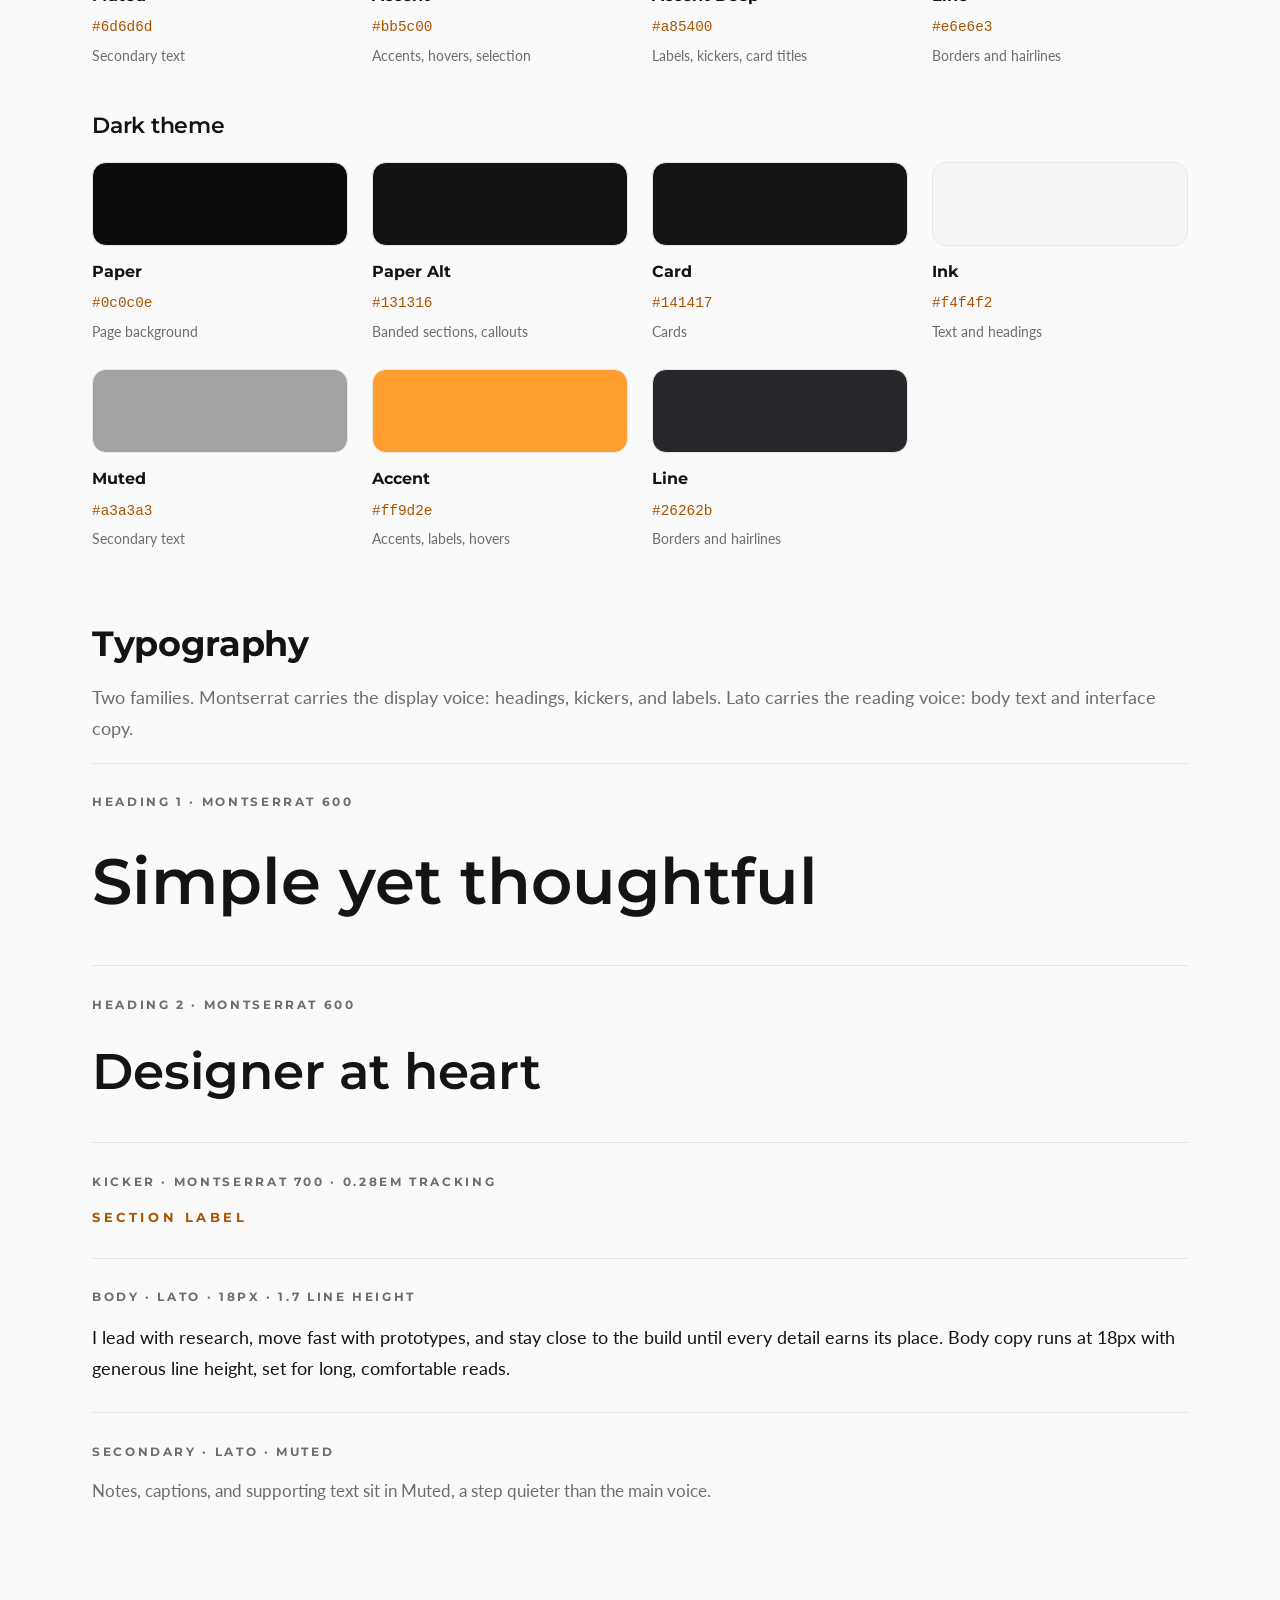
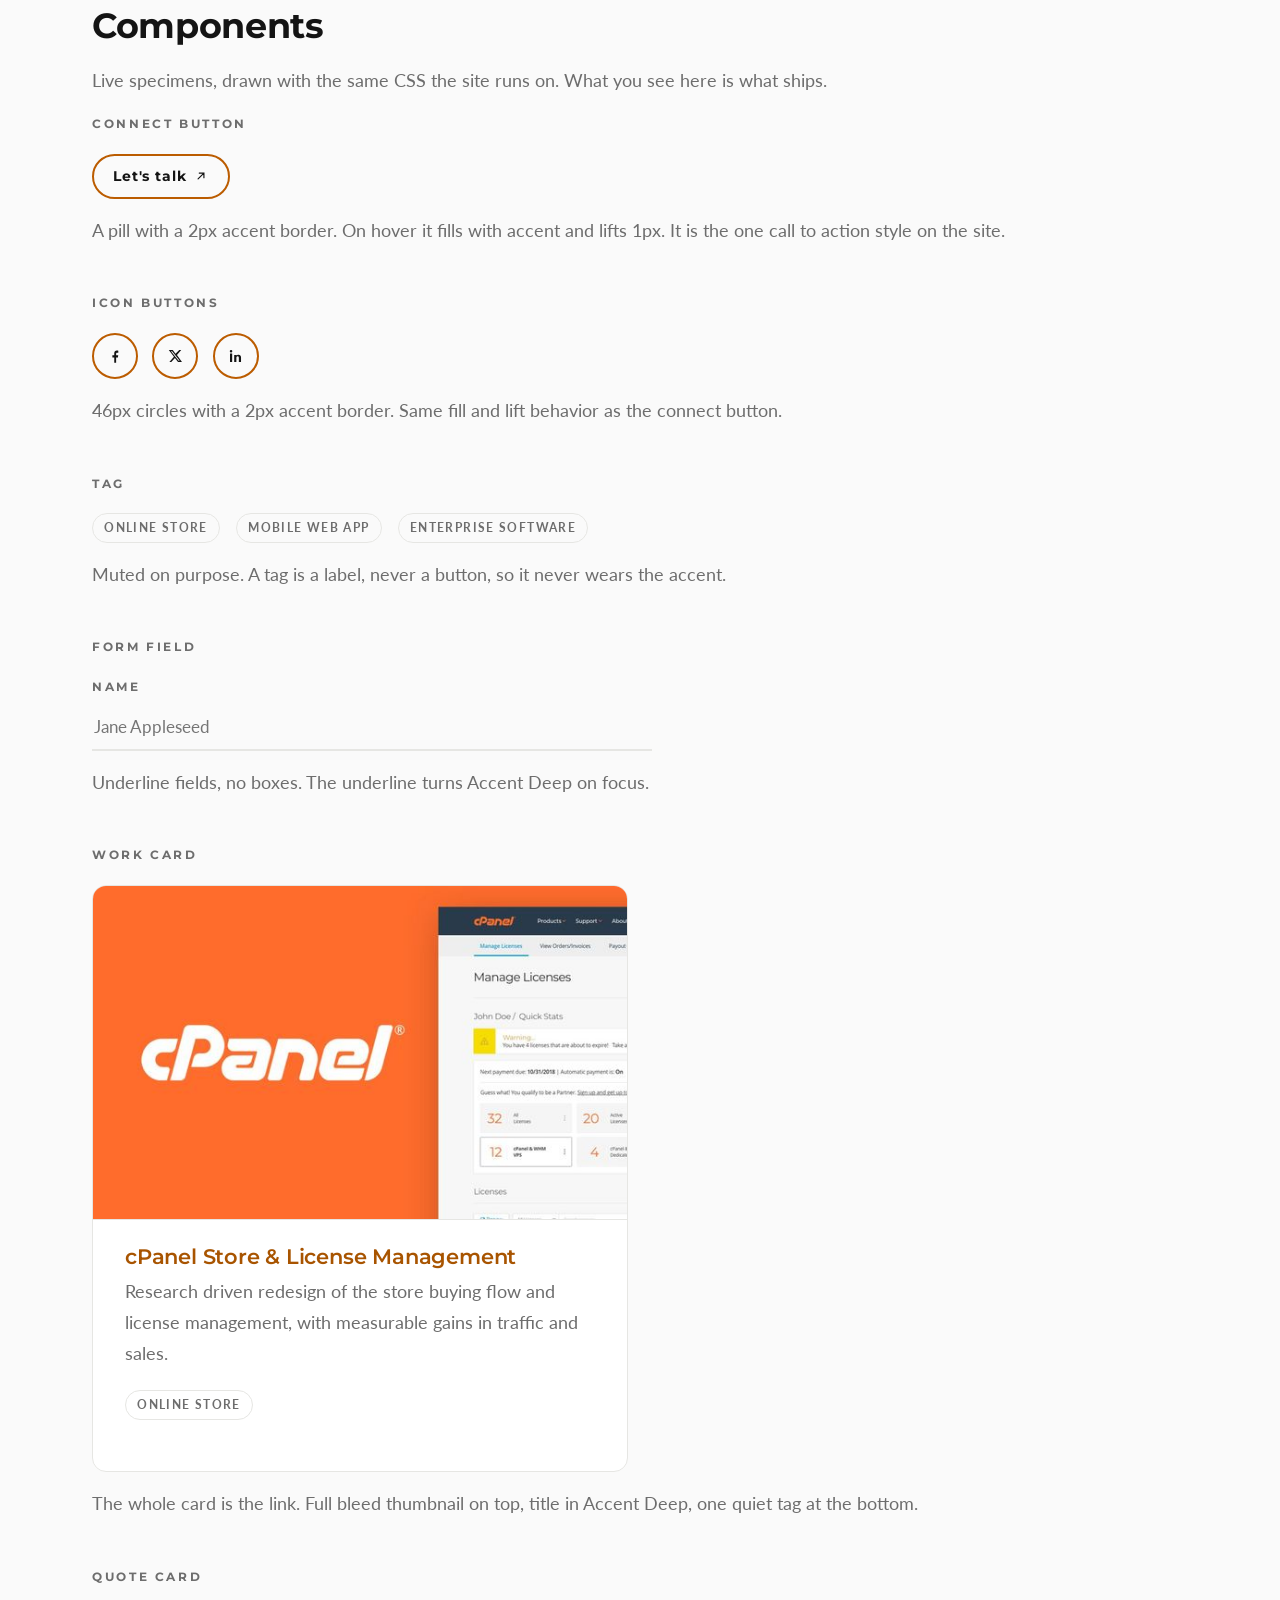
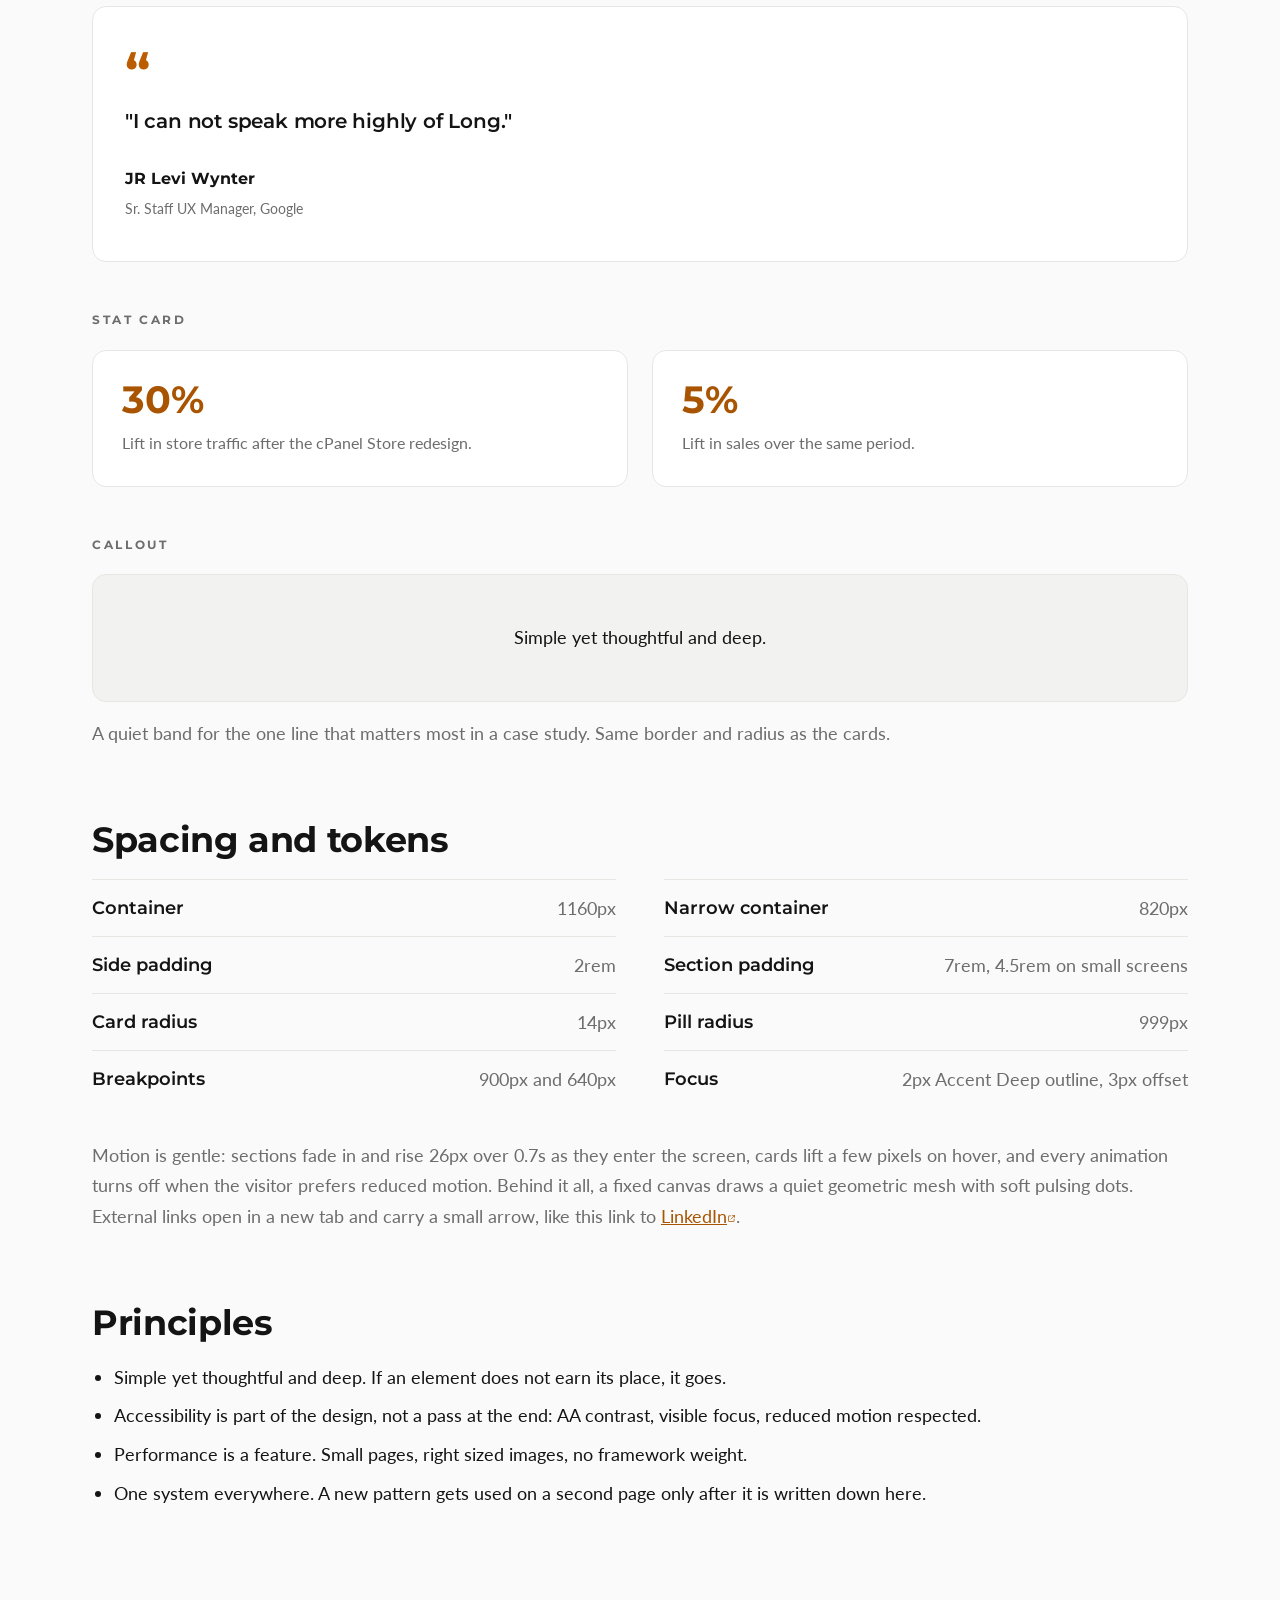
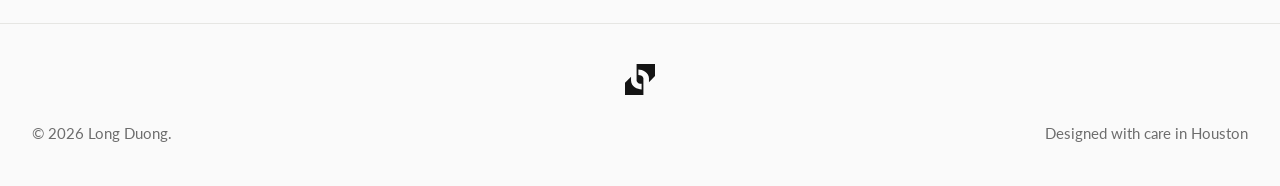
<file: design/index.html>
<!DOCTYPE html>
<html lang="en">
<head>
<meta charset="UTF-8">
<meta name="viewport" content="width=device-width, initial-scale=1.0">
<title>Design | Long Duong</title>
<meta name="description" content="The design system behind lduong.com: logo, colors, typography, components, and tokens. Simple yet thoughtful and deep.">
<link rel="canonical" href="https://lduong.com/design">
<meta property="og:type" content="website">
<meta property="og:site_name" content="Long Duong">
<meta property="og:title" content="Design | Long Duong">
<meta property="og:description" content="The design system behind lduong.com: logo, colors, typography, components, and tokens. Simple yet thoughtful and deep.">
<meta property="og:url" content="https://lduong.com/design/">
<meta property="og:image" content="https://lduong.com/images/og-card.png">
<meta name="twitter:card" content="summary_large_image">
<meta name="twitter:title" content="Design | Long Duong">
<meta name="twitter:description" content="The design system behind lduong.com: logo, colors, typography, components, and tokens. Simple yet thoughtful and deep.">
<meta name="twitter:image" content="https://lduong.com/images/og-card.png">
<link rel="icon" type="image/svg+xml" href="../images/logo.svg" media="(prefers-color-scheme: light)">
<link rel="icon" type="image/svg+xml" href="../images/logo-white.svg" media="(prefers-color-scheme: dark)">
<link rel="apple-touch-icon" href="../favicon.svg">
<link rel="preconnect" href="https://fonts.googleapis.com">
<link rel="preconnect" href="https://fonts.gstatic.com" crossorigin>
<link rel="preload" as="style" href="https://fonts.googleapis.com/css2?family=Montserrat:wght@300;400;600;700;800&family=Lato:ital,wght@0,300;0,400;0,700;1,400&display=swap">
<link href="https://fonts.googleapis.com/css2?family=Montserrat:wght@300;400;600;700;800&family=Lato:ital,wght@0,300;0,400;0,700;1,400&display=swap" rel="stylesheet" media="print" onload="this.media='all'">
<noscript><link href="https://fonts.googleapis.com/css2?family=Montserrat:wght@300;400;600;700;800&family=Lato:ital,wght@0,300;0,400;0,700;1,400&display=swap" rel="stylesheet"></noscript>
<script>
(function(){try{var t=localStorage.getItem('ld-theme');if(t==='light'||t==='dark')document.documentElement.setAttribute('data-theme',t);}catch(e){}})();
</script>
<!-- Google tag (gtag.js) -->
<script async src="https://www.googletagmanager.com/gtag/js?id=G-ZN2ECQF2DN"></script>
<script>
  window.dataLayer = window.dataLayer || [];
  function gtag(){dataLayer.push(arguments);}
  gtag('js', new Date());
  gtag('config', 'G-ZN2ECQF2DN');
</script>
<!-- Microsoft Clarity -->
<script type="text/javascript">
  (function(c,l,a,r,i,t,y){
    c[a]=c[a]||function(){(c[a].q=c[a].q||[]).push(arguments)};
    t=l.createElement(r);t.async=1;t.src="https://www.clarity.ms/tag/"+i;
    y=l.getElementsByTagName(r)[0];y.parentNode.insertBefore(t,y);
  })(window, document, "clarity", "script", "u0vo263eke");
</script>
<link rel="stylesheet" href="../styles.css?v=58">
<style>
  .ds-sub { font-family: var(--display); font-size: 1.35rem; font-weight: 600; margin: 2.8rem 0 1.2rem; }
  .ds-note { color: var(--muted); margin-bottom: 1.2rem; }
  .ds-rules { margin: 0 0 1.2rem 1.4rem; }
  .ds-rules li { margin-bottom: 0.5rem; }
  .logo-cards { display: grid; grid-template-columns: 1fr 1fr; gap: 1.5rem; margin: 2.2rem 0; }
  .logo-card { border: 1px solid var(--line); border-radius: 14px; padding: 3rem 2rem; display: flex; align-items: center; justify-content: center; }
  .logo-card.light { background: #fafafa; }
  .logo-card.dark { background: #0c0c0e; }
  .logo-card img { width: 84px; height: auto; display: block; }
  .swatches { display: grid; grid-template-columns: repeat(4, 1fr); gap: 1.5rem; margin: 1.5rem 0 2.2rem; }
  .sw .chip { height: 84px; border: 1px solid var(--line); border-radius: 14px; margin-bottom: 0.8rem; }
  .sw .meta b { display: block; font-family: var(--display); font-size: 1rem; font-weight: 700; }
  .sw .meta code { font-size: 0.9rem; color: var(--accent-deep); }
  .sw .meta span { display: block; color: var(--muted); font-size: 0.9rem; margin-top: 0.25rem; }
  .spec { border-top: 1px solid var(--line); padding: 1.8rem 0; }
  .spec:last-of-type { border-bottom: 1px solid var(--line); }
  .spec .spec-label { font-family: var(--display); font-size: 0.75rem; font-weight: 700; letter-spacing: 0.22em; text-transform: uppercase; color: var(--muted); margin-bottom: 0.9rem; }
  .spec-h1 { font-size: clamp(2.4rem, 5.5vw, 4rem); font-weight: 600; }
  .spec-h2 { font-size: clamp(2rem, 4.5vw, 3.1rem); font-weight: 600; }
  .comp-block { margin: 0 0 3rem; }
  .comp-block:last-child { margin-bottom: 0; }
  .comp-label { font-family: var(--display); font-size: 0.75rem; font-weight: 700; letter-spacing: 0.22em; text-transform: uppercase; color: var(--muted); margin-bottom: 1.1rem; }
  .comp-row { display: flex; gap: 1rem; align-items: center; flex-wrap: wrap; }
  .tokens { display: grid; grid-template-columns: 1fr 1fr; gap: 0 3rem; margin: 0; }
  .tokens div { display: flex; justify-content: space-between; gap: 2rem; padding: 0.8rem 0; border-top: 1px solid var(--line); }
  .tokens dt { font-family: var(--display); font-weight: 600; }
  .tokens dd { color: var(--muted); text-align: right; margin: 0; }
  @media (max-width: 900px) {
    .swatches { grid-template-columns: repeat(2, 1fr); }
    .tokens { grid-template-columns: 1fr; }
  }
  @media (max-width: 640px) {
    .logo-cards { grid-template-columns: 1fr; }
    .swatches { grid-template-columns: 1fr; }
  }
</style>
</head>
<body>
<canvas id="bgCanvas" aria-hidden="true"></canvas>

<header class="site-nav" id="siteNav">
  <a class="nav-logo" href="../#top" aria-label="Long Duong, back to homepage">
    <svg viewBox="0 0 150 153.76" width="30" height="31" aria-hidden="true"><path fill="currentColor" d="M58,82.65s3,16,25,16v28.14c-21,0-52.8-14.17-52.8-44.31,0-7.07.07-13.51.07-19.3L0,93.46c0,.16.08.32.12.48L0,93.88v59.88H92.09L92,71S89,55,67,55V26.86c20,0,52.84,14.17,52.84,44.31,0,6.92-.07,13.24-.07,18.93L150,59.88v0l0,0V0H57.93Z"/></svg>
  </a>
  <nav class="nav-links" aria-label="Primary">
    <a href="../#about">About</a>
    <a href="../#expertise">Expertise</a>
    <a href="../#experience">Experience</a>
    <a href="../#work">Work</a>
  </nav>
  <div class="nav-actions">
    <button class="theme-toggle" id="themeToggle" data-state="auto" aria-label="Theme: auto. Activate to change.">
      <svg class="tt-auto" viewBox="0 0 24 24" width="18" height="18" aria-hidden="true"><circle cx="12" cy="12" r="8.5" fill="none" stroke="currentColor" stroke-width="2"/><path d="M12 3.5a8.5 8.5 0 0 1 0 17z" fill="currentColor"/></svg>
      <svg class="tt-sun" viewBox="0 0 24 24" width="18" height="18" aria-hidden="true"><circle cx="12" cy="12" r="4.5" fill="none" stroke="currentColor" stroke-width="2"/><path d="M12 2.5v2.3M12 19.2v2.3M2.5 12h2.3M19.2 12h2.3M5.2 5.2l1.6 1.6M17.2 17.2l1.6 1.6M18.8 5.2l-1.6 1.6M6.8 17.2l-1.6 1.6" stroke="currentColor" stroke-width="2" stroke-linecap="round"/></svg>
      <svg class="tt-moon" viewBox="0 0 24 24" width="18" height="18" aria-hidden="true"><path d="M20 14.5A8 8 0 0 1 9.5 4 8 8 0 1 0 20 14.5z" fill="none" stroke="currentColor" stroke-width="2" stroke-linejoin="round"/></svg>
    </button>
    <a class="btn-connect" href="../#contact">Let's talk
      <svg viewBox="0 0 24 24" width="14" height="14" aria-hidden="true"><path d="M7 17L17 7M9 7h8v8" fill="none" stroke="currentColor" stroke-width="2" stroke-linecap="round"/></svg>
    </a>
  </div>
</header>

<main id="top">

  <section class="case-hero">
    <div class="wrap">
      <p class="kicker">Design system</p>
      <h1>Design</h1>
      <p class="case-lede">Every page on this site is built from the same small set of colors, type, and components. The goal is a site that feels simple yet thoughtful and deep. Hand written in HTML, CSS, and JavaScript, with no framework and no build step.</p>
    </div>
  </section>

  <div class="case-body">
    <div class="wrap">

      <h2 class="reveal">Logo</h2>
      <p class="reveal">The mark pairs the L and D of Long Duong into one shape. It is the favicon, the header mark, and the footer signature across the site.</p>
      <div class="logo-cards reveal">
        <div class="logo-card light"><img src="../images/logo.svg" alt="Long Duong logo, dark on light"></div>
        <div class="logo-card dark"><img src="../images/logo-white.svg" alt="Long Duong logo, white on dark"></div>
      </div>
      <ul class="ds-rules reveal">
        <li>Use the dark mark on light backgrounds, the white mark on dark ones.</li>
        <li>Keep clear space around the mark on all sides, at least half its height.</li>
        <li>Minimum size is 24px. It runs 30px in the header and footer, 54px in the hero.</li>
        <li>Do not recolor, stretch, outline, or add effects.</li>
        <li>The mark always links back to the homepage.</li>
      </ul>

      <h2 class="reveal">Colors</h2>
      <p class="ds-note reveal">One palette, two themes. The theme follows the system setting by default, and the toggle in the header switches between auto, light, and dark. The choice is remembered on the device.</p>

      <h3 class="ds-sub reveal">Light theme</h3>
      <div class="swatches reveal">
        <div class="sw"><div class="chip" style="background:#fafafa"></div><div class="meta"><b>Paper</b><code>#fafafa</code><span>Page background</span></div></div>
        <div class="sw"><div class="chip" style="background:#f2f2f0"></div><div class="meta"><b>Paper Alt</b><code>#f2f2f0</code><span>Banded sections, callouts</span></div></div>
        <div class="sw"><div class="chip" style="background:#ffffff"></div><div class="meta"><b>Card</b><code>#ffffff</code><span>Cards</span></div></div>
        <div class="sw"><div class="chip" style="background:#141414"></div><div class="meta"><b>Ink</b><code>#141414</code><span>Text and headings</span></div></div>
        <div class="sw"><div class="chip" style="background:#6d6d6d"></div><div class="meta"><b>Muted</b><code>#6d6d6d</code><span>Secondary text</span></div></div>
        <div class="sw"><div class="chip" style="background:#bb5c00"></div><div class="meta"><b>Accent</b><code>#bb5c00</code><span>Accents, hovers, selection</span></div></div>
        <div class="sw"><div class="chip" style="background:#a85400"></div><div class="meta"><b>Accent Deep</b><code>#a85400</code><span>Labels, kickers, card titles</span></div></div>
        <div class="sw"><div class="chip" style="background:#e6e6e3"></div><div class="meta"><b>Line</b><code>#e6e6e3</code><span>Borders and hairlines</span></div></div>
      </div>

      <h3 class="ds-sub reveal">Dark theme</h3>
      <div class="swatches reveal">
        <div class="sw"><div class="chip" style="background:#0c0c0e"></div><div class="meta"><b>Paper</b><code>#0c0c0e</code><span>Page background</span></div></div>
        <div class="sw"><div class="chip" style="background:#131316"></div><div class="meta"><b>Paper Alt</b><code>#131316</code><span>Banded sections, callouts</span></div></div>
        <div class="sw"><div class="chip" style="background:#141417"></div><div class="meta"><b>Card</b><code>#141417</code><span>Cards</span></div></div>
        <div class="sw"><div class="chip" style="background:#f4f4f2"></div><div class="meta"><b>Ink</b><code>#f4f4f2</code><span>Text and headings</span></div></div>
        <div class="sw"><div class="chip" style="background:#a3a3a3"></div><div class="meta"><b>Muted</b><code>#a3a3a3</code><span>Secondary text</span></div></div>
        <div class="sw"><div class="chip" style="background:#ff9d2e"></div><div class="meta"><b>Accent</b><code>#ff9d2e</code><span>Accents, labels, hovers</span></div></div>
        <div class="sw"><div class="chip" style="background:#26262b"></div><div class="meta"><b>Line</b><code>#26262b</code><span>Borders and hairlines</span></div></div>
      </div>

      <h2 class="reveal">Typography</h2>
      <p class="ds-note reveal">Two families. Montserrat carries the display voice: headings, kickers, and labels. Lato carries the reading voice: body text and interface copy.</p>

      <div class="spec reveal">
        <p class="spec-label">Heading 1 · Montserrat 600</p>
        <p class="spec-h1" style="font-family:var(--display);margin:0">Simple yet thoughtful</p>
      </div>
      <div class="spec reveal">
        <p class="spec-label">Heading 2 · Montserrat 600</p>
        <p class="spec-h2" style="font-family:var(--display);margin:0">Designer at heart</p>
      </div>
      <div class="spec reveal">
        <p class="spec-label">Kicker · Montserrat 700 · 0.28em tracking</p>
        <p class="kicker" style="margin:0">Section label</p>
      </div>
      <div class="spec reveal">
        <p class="spec-label">Body · Lato · 18px · 1.7 line height</p>
        <p style="margin:0">I lead with research, move fast with prototypes, and stay close to the build until every detail earns its place. Body copy runs at 18px with generous line height, set for long, comfortable reads.</p>
      </div>
      <div class="spec reveal">
        <p class="spec-label">Secondary · Lato · Muted</p>
        <p class="section-note" style="margin:0">Notes, captions, and supporting text sit in Muted, a step quieter than the main voice.</p>
      </div>

      <h2 class="reveal">Components</h2>
      <p class="ds-note reveal">Live specimens, drawn with the same CSS the site runs on. What you see here is what ships.</p>

      <div class="comp-block reveal">
        <p class="comp-label">Connect button</p>
        <div class="comp-row">
          <a class="btn-connect" href="../#contact">Let's talk
            <svg viewBox="0 0 24 24" width="14" height="14" aria-hidden="true"><path d="M7 17L17 7M9 7h8v8" fill="none" stroke="currentColor" stroke-width="2" stroke-linecap="round"/></svg>
          </a>
        </div>
        <p class="ds-note" style="margin-top:1rem">A pill with a 2px accent border. On hover it fills with accent and lifts 1px. It is the one call to action style on the site.</p>
      </div>

      <div class="comp-block reveal">
        <p class="comp-label">Icon buttons</p>
        <div class="socials" style="justify-content:flex-start;margin-top:0">
          <a href="https://www.facebook.com/lduongh" target="_blank" rel="noopener" aria-label="Facebook, opens in new tab">
            <svg viewBox="0 0 24 24" width="18" height="18"><path fill="currentColor" d="M13.5 21v-7h2.4l.4-3h-2.8V9.1c0-.9.3-1.5 1.6-1.5h1.3V4.9c-.3 0-1.1-.1-2-.1-2 0-3.4 1.2-3.4 3.5V11H8.5v3H11v7h2.5z"/></svg>
          </a>
          <a href="https://x.com/lduongh" target="_blank" rel="noopener" aria-label="X, opens in new tab">
            <svg viewBox="0 0 24 24" width="18" height="18"><path fill="currentColor" d="M17.7 4h2.6l-5.7 6.6L21.3 20h-5.3l-4.1-5.4L7.1 20H4.5l6.1-7L3.7 4H9l3.7 4.9L17.7 4zm-.9 14.4h1.4L8.1 5.5H6.6l10.2 12.9z"/></svg>
          </a>
          <a href="https://www.linkedin.com/in/lduongh/" target="_blank" rel="noopener" aria-label="LinkedIn, opens in new tab">
            <svg viewBox="0 0 24 24" width="18" height="18"><path fill="currentColor" d="M6.9 8.6H4V20h2.9V8.6zM5.4 7.3a1.7 1.7 0 1 0 0-3.4 1.7 1.7 0 0 0 0 3.4zM9.6 20h2.9v-5.7c0-.3 0-.6.1-.8.2-.6.7-1.2 1.6-1.2 1.1 0 1.6.9 1.6 2.2V20h2.9v-5.9c0-2.6-1.4-3.8-3.2-3.8-1.5 0-2.2.8-2.5 1.4v-1.1H9.6V20z"/></svg>
          </a>
        </div>
        <p class="ds-note" style="margin-top:1rem">46px circles with a 2px accent border. Same fill and lift behavior as the connect button.</p>
      </div>

      <div class="comp-block reveal">
        <p class="comp-label">Tag</p>
        <div class="comp-row"><span class="work-tag">Online store</span><span class="work-tag">Mobile web app</span><span class="work-tag">Enterprise software</span></div>
        <p class="ds-note" style="margin-top:1rem">Muted on purpose. A tag is a label, never a button, so it never wears the accent.</p>
      </div>

      <div class="comp-block reveal">
        <p class="comp-label">Form field</p>
        <div class="field" style="max-width:560px;margin-bottom:0">
          <label for="ds-name">Name</label>
          <input id="ds-name" type="text" autocomplete="off" placeholder="Jane Appleseed">
        </div>
        <p class="ds-note" style="margin-top:1rem">Underline fields, no boxes. The underline turns Accent Deep on focus.</p>
      </div>

      <div class="comp-block reveal">
        <p class="comp-label">Work card</p>
        <div class="work-grid">
          <a class="work-card" href="../case-studies/cpanel-store/">
            <span class="work-thumb"><img src="../images/case-studies/cpanel-header.jpg?v=2" alt="cPanel Store redesign preview" loading="lazy"></span>
            <h3>cPanel Store &amp; License Management</h3>
            <p>Research driven redesign of the store buying flow and license management, with measurable gains in traffic and sales.</p>
            <p class="work-tag-row"><span class="work-tag">Online store</span></p>
          </a>
        </div>
        <p class="ds-note" style="margin-top:1rem">The whole card is the link. Full bleed thumbnail on top, title in Accent Deep, one quiet tag at the bottom.</p>
      </div>

      <div class="comp-block reveal">
        <p class="comp-label">Quote card</p>
        <figure class="quote-card">
          <blockquote>"I can not speak more highly of Long."</blockquote>
          <figcaption>
            <strong>JR Levi Wynter</strong>
            <span>Sr. Staff UX Manager, Google</span>
          </figcaption>
        </figure>
      </div>

      <div class="comp-block reveal">
        <p class="comp-label">Stat card</p>
        <div class="case-stats" style="margin:0">
          <div class="case-stat">
            <span class="num">30%</span>
            <p>Lift in store traffic after the cPanel Store redesign.</p>
          </div>
          <div class="case-stat">
            <span class="num">5%</span>
            <p>Lift in sales over the same period.</p>
          </div>
        </div>
      </div>

      <div class="comp-block reveal">
        <p class="comp-label">Callout</p>
        <p class="case-callout" style="margin:0">Simple yet thoughtful and deep.</p>
        <p class="ds-note" style="margin-top:1rem">A quiet band for the one line that matters most in a case study. Same border and radius as the cards.</p>
      </div>

      <h2 class="reveal">Spacing and tokens</h2>
      <dl class="tokens reveal">
        <div><dt>Container</dt><dd>1160px</dd></div>
        <div><dt>Narrow container</dt><dd>820px</dd></div>
        <div><dt>Side padding</dt><dd>2rem</dd></div>
        <div><dt>Section padding</dt><dd>7rem, 4.5rem on small screens</dd></div>
        <div><dt>Card radius</dt><dd>14px</dd></div>
        <div><dt>Pill radius</dt><dd>999px</dd></div>
        <div><dt>Breakpoints</dt><dd>900px and 640px</dd></div>
        <div><dt>Focus</dt><dd>2px Accent Deep outline, 3px offset</dd></div>
      </dl>
      <p class="ds-note reveal" style="margin-top:2rem">Motion is gentle: sections fade in and rise 26px over 0.7s as they enter the screen, cards lift a few pixels on hover, and every animation turns off when the visitor prefers reduced motion. Behind it all, a fixed canvas draws a quiet geometric mesh with soft pulsing dots. External links open in a new tab and carry a small arrow, like this link to <a href="https://www.linkedin.com/in/lduongh/" target="_blank" rel="noopener" aria-label="LinkedIn, opens in new tab" style="color:var(--accent-deep)">LinkedIn<svg class="ext-icon" viewBox="0 0 24 24" width="9" height="9" aria-hidden="true" fill="none" stroke="currentColor" stroke-width="2" stroke-linecap="round" stroke-linejoin="round"><path d="M15 4h5v5"/><path d="M20 4 10.5 13.5"/><path d="M19 13.5V19a1 1 0 0 1-1 1H5a1 1 0 0 1-1-1V6a1 1 0 0 1 1-1h5.5"/></svg></a>.</p>

      <h2 class="reveal">Principles</h2>
      <ul class="ds-rules reveal">
        <li>Simple yet thoughtful and deep. If an element does not earn its place, it goes.</li>
        <li>Accessibility is part of the design, not a pass at the end: AA contrast, visible focus, reduced motion respected.</li>
        <li>Performance is a feature. Small pages, right sized images, no framework weight.</li>
        <li>One system everywhere. A new pattern gets used on a second page only after it is written down here.</li>
      </ul>

    </div>
  </div>

</main>

<footer class="site-footer">
  <div class="wrap">
    <a class="foot-logo" href="../#top" aria-label="Back to top">
      <svg viewBox="0 0 150 153.76" width="30" height="31" aria-hidden="true"><path fill="currentColor" d="M58,82.65s3,16,25,16v28.14c-21,0-52.8-14.17-52.8-44.31,0-7.07.07-13.51.07-19.3L0,93.46c0,.16.08.32.12.48L0,93.88v59.88H92.09L92,71S89,55,67,55V26.86c20,0,52.84,14.17,52.84,44.31,0,6.92-.07,13.24-.07,18.93L150,59.88v0l0,0V0H57.93Z"/></svg>
    </a>
    <div class="foot-row">
      <p>© <span id="year">2026</span> Long Duong.</p>
      <p><a class="foot-design" href="./">Designed with care in Houston</a></p>
    </div>
  </div>
</footer>

<script src="../script.js?v=34"></script>
</body>
</html>
</file>
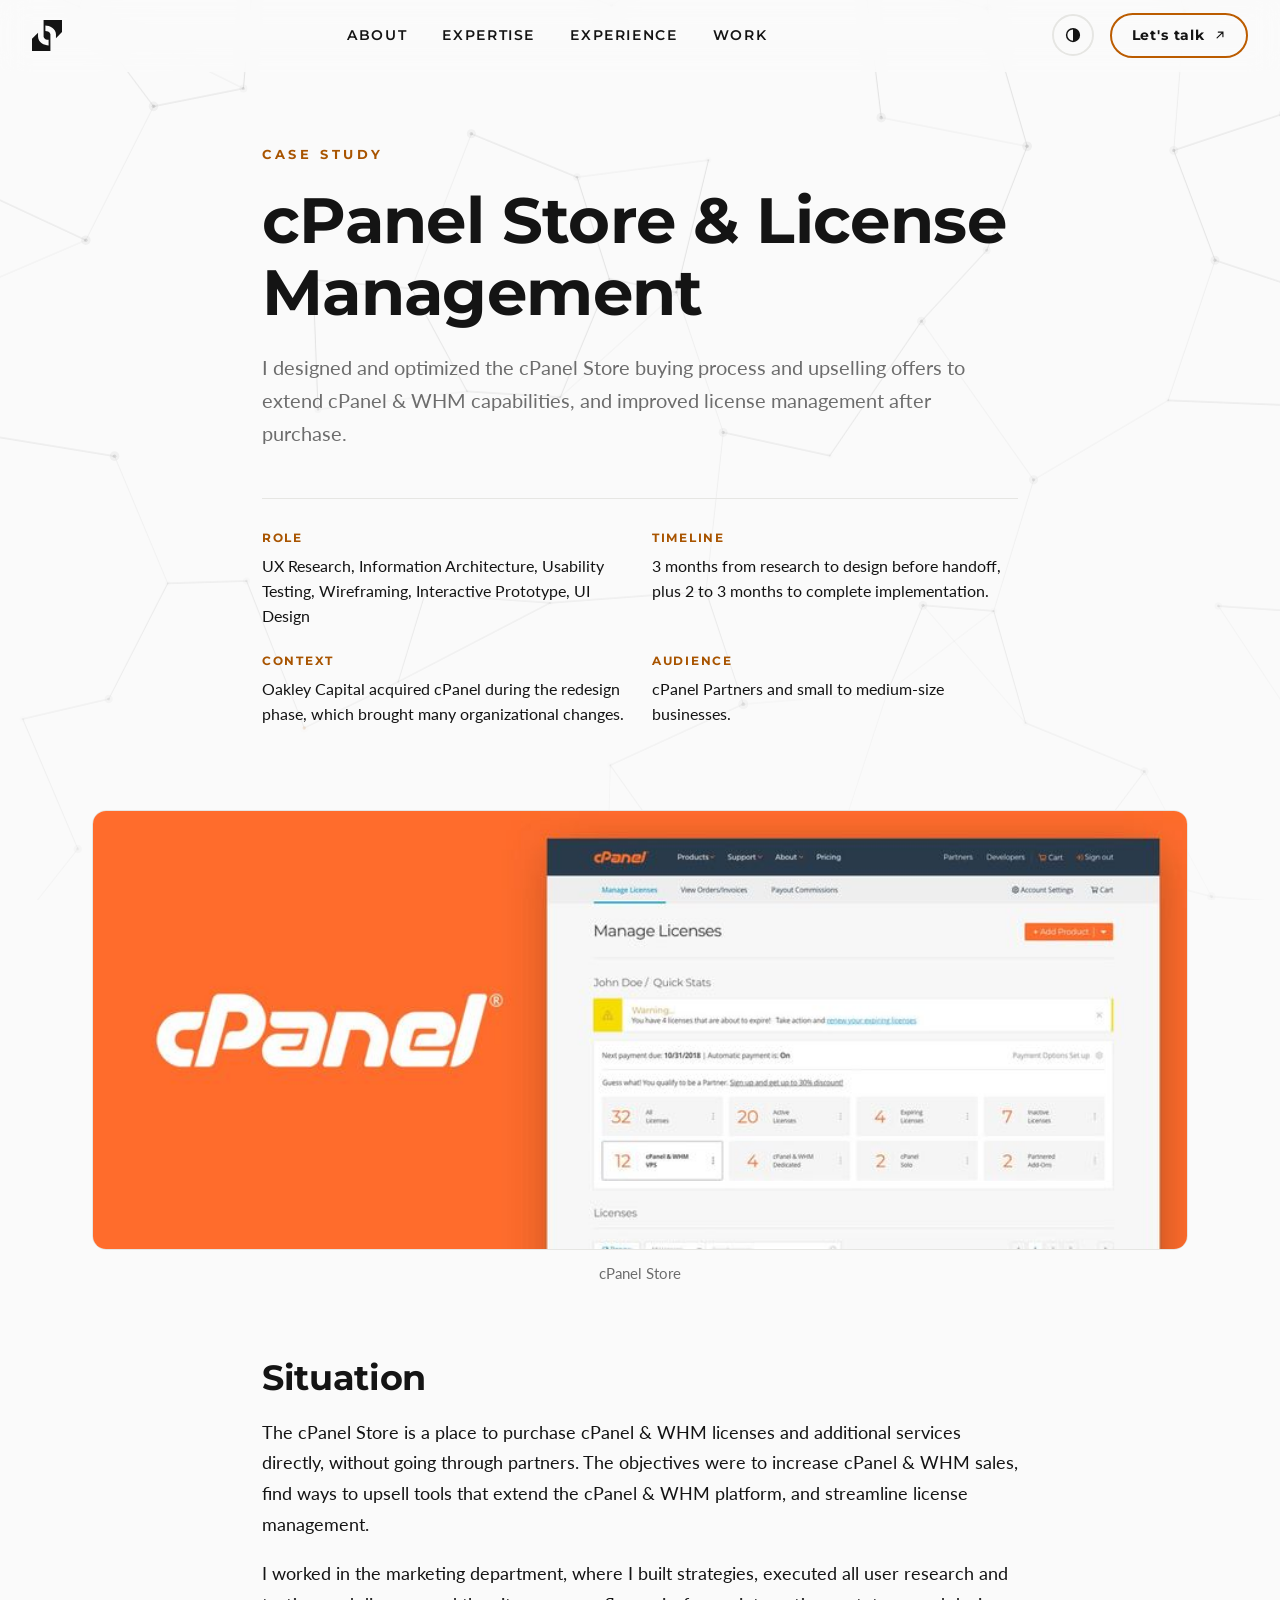
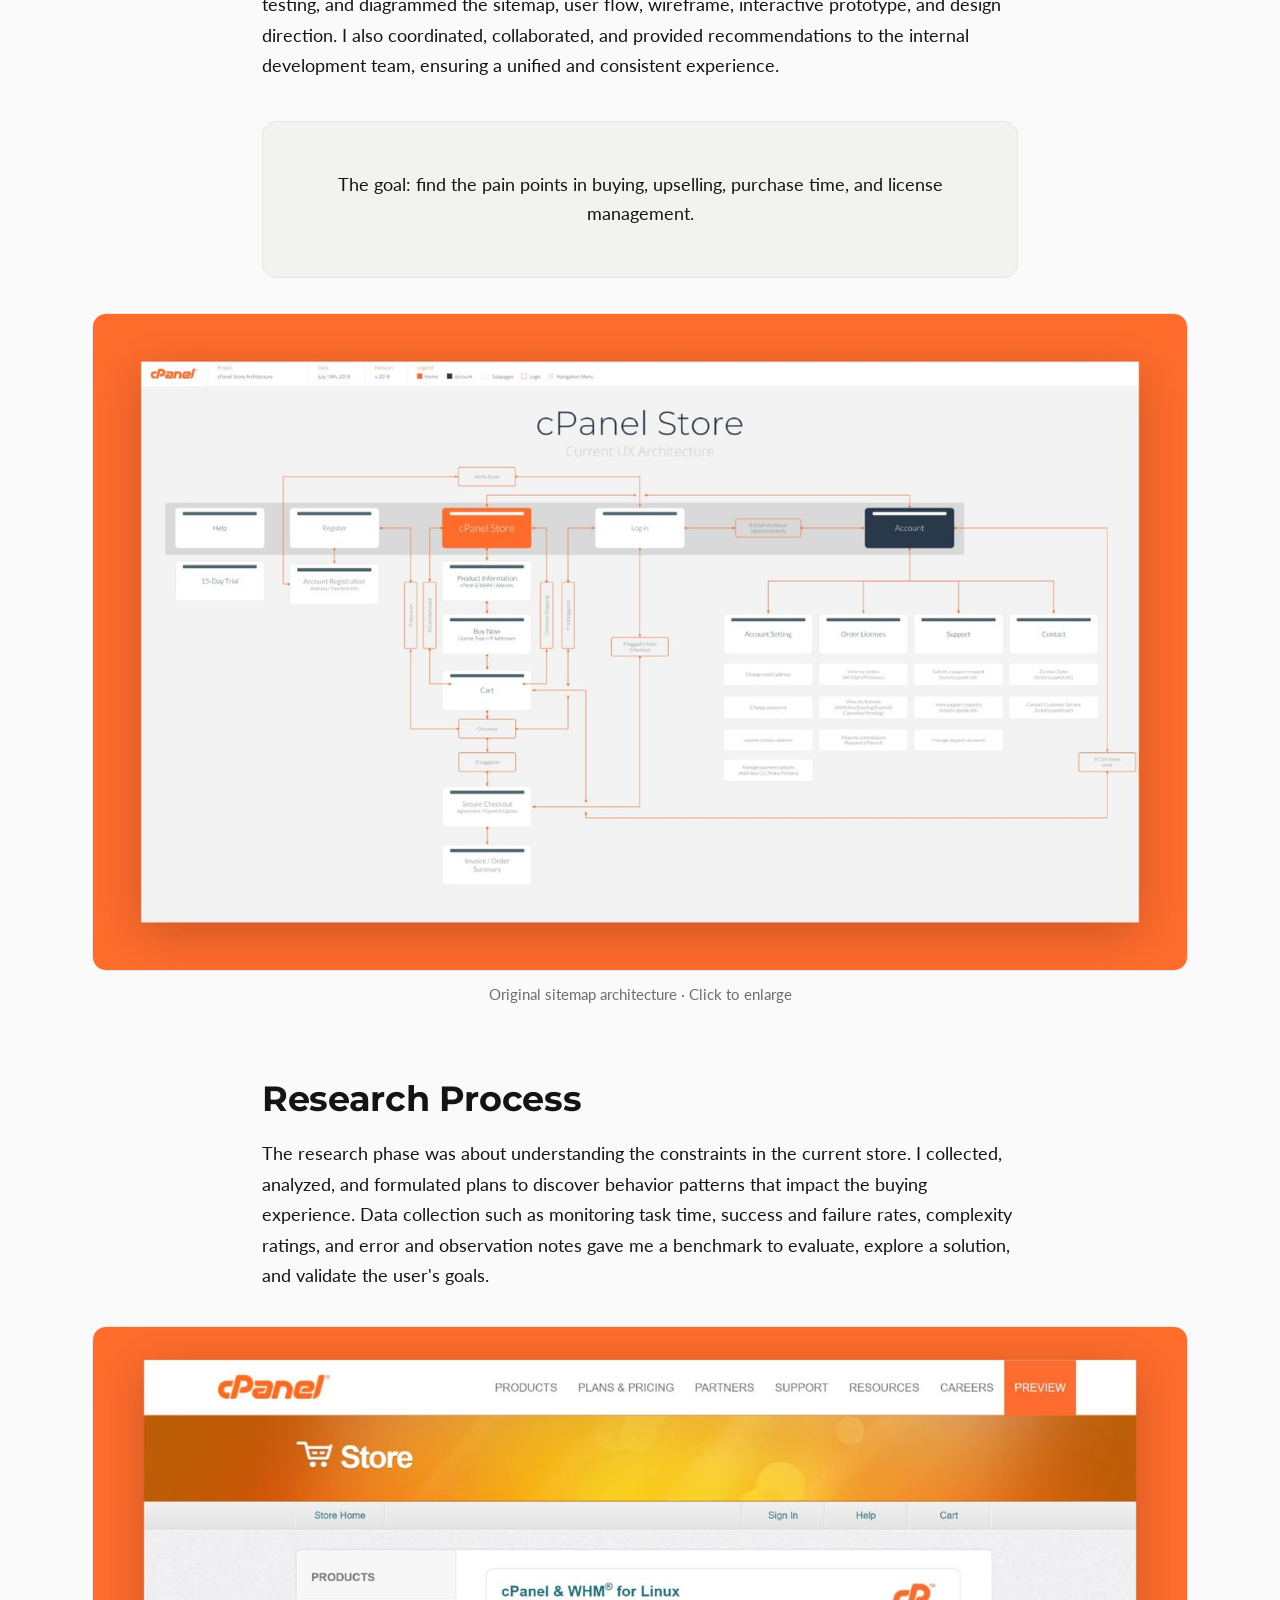
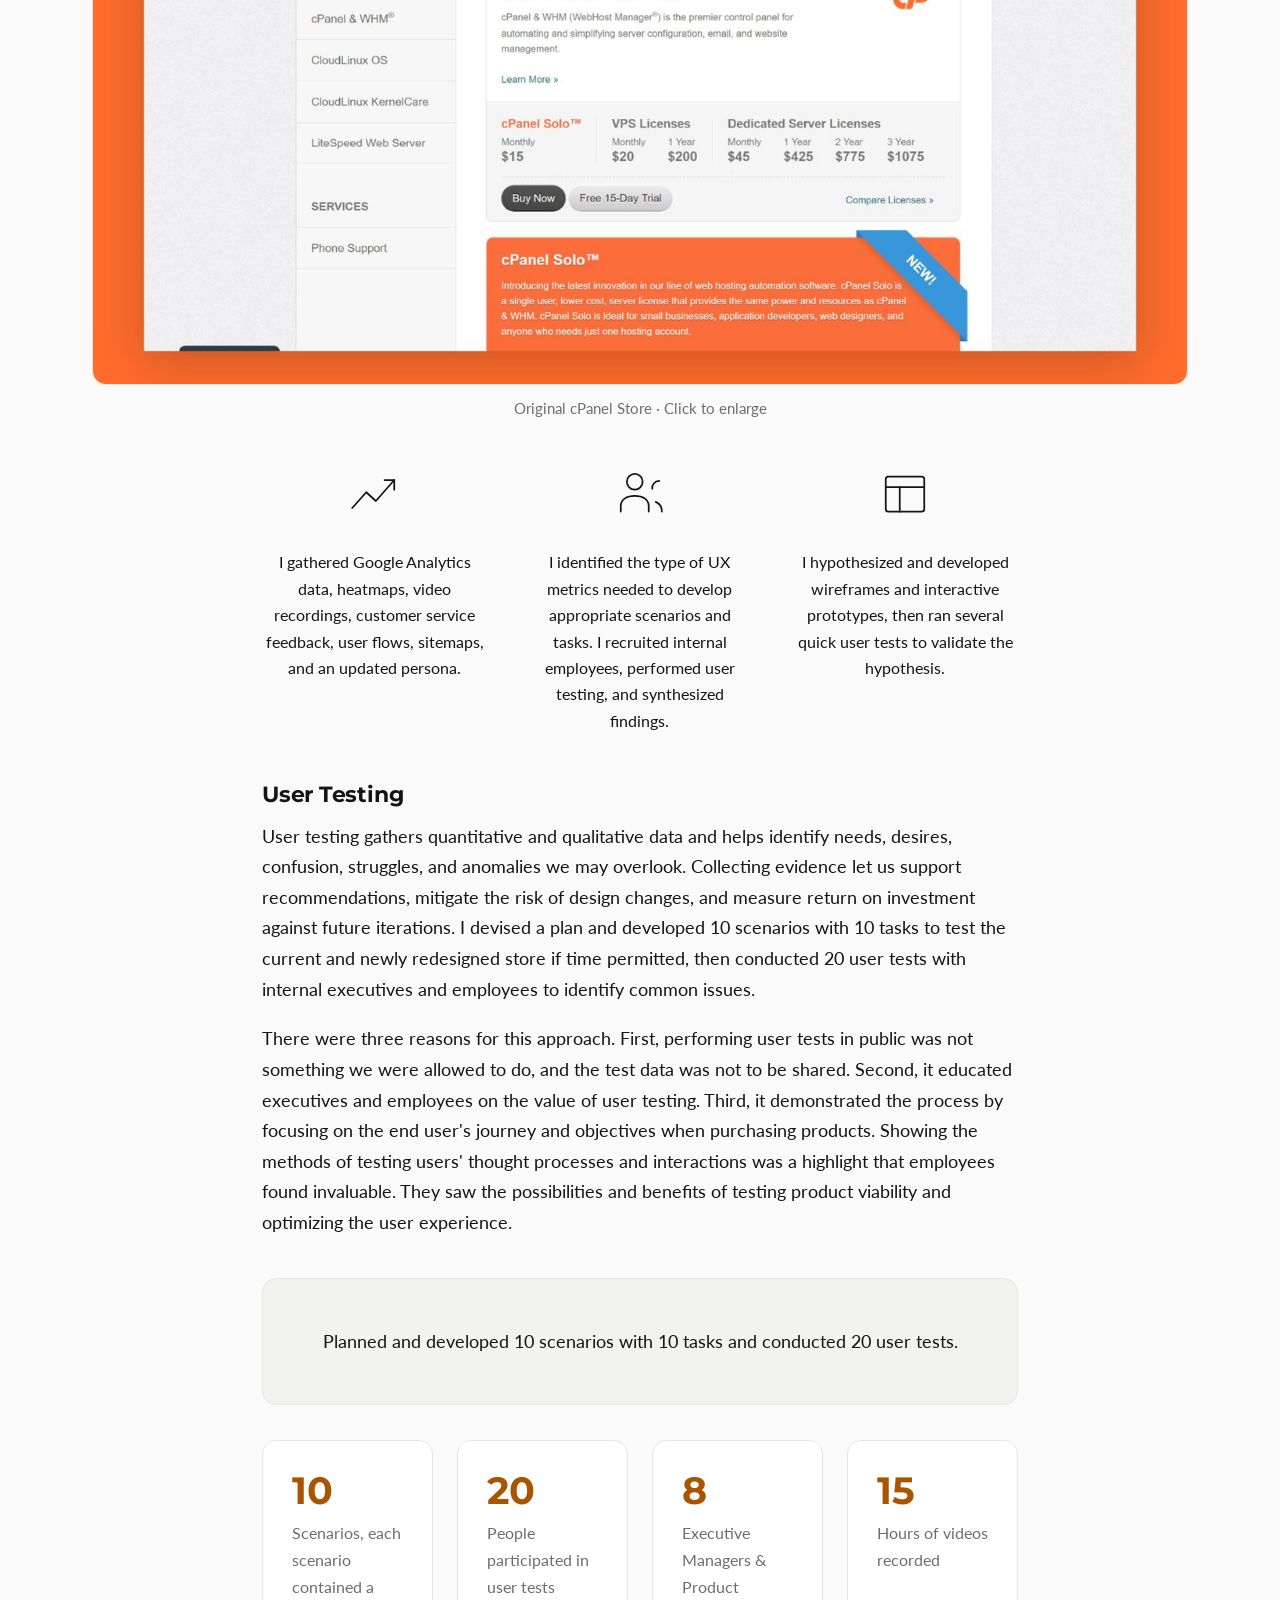
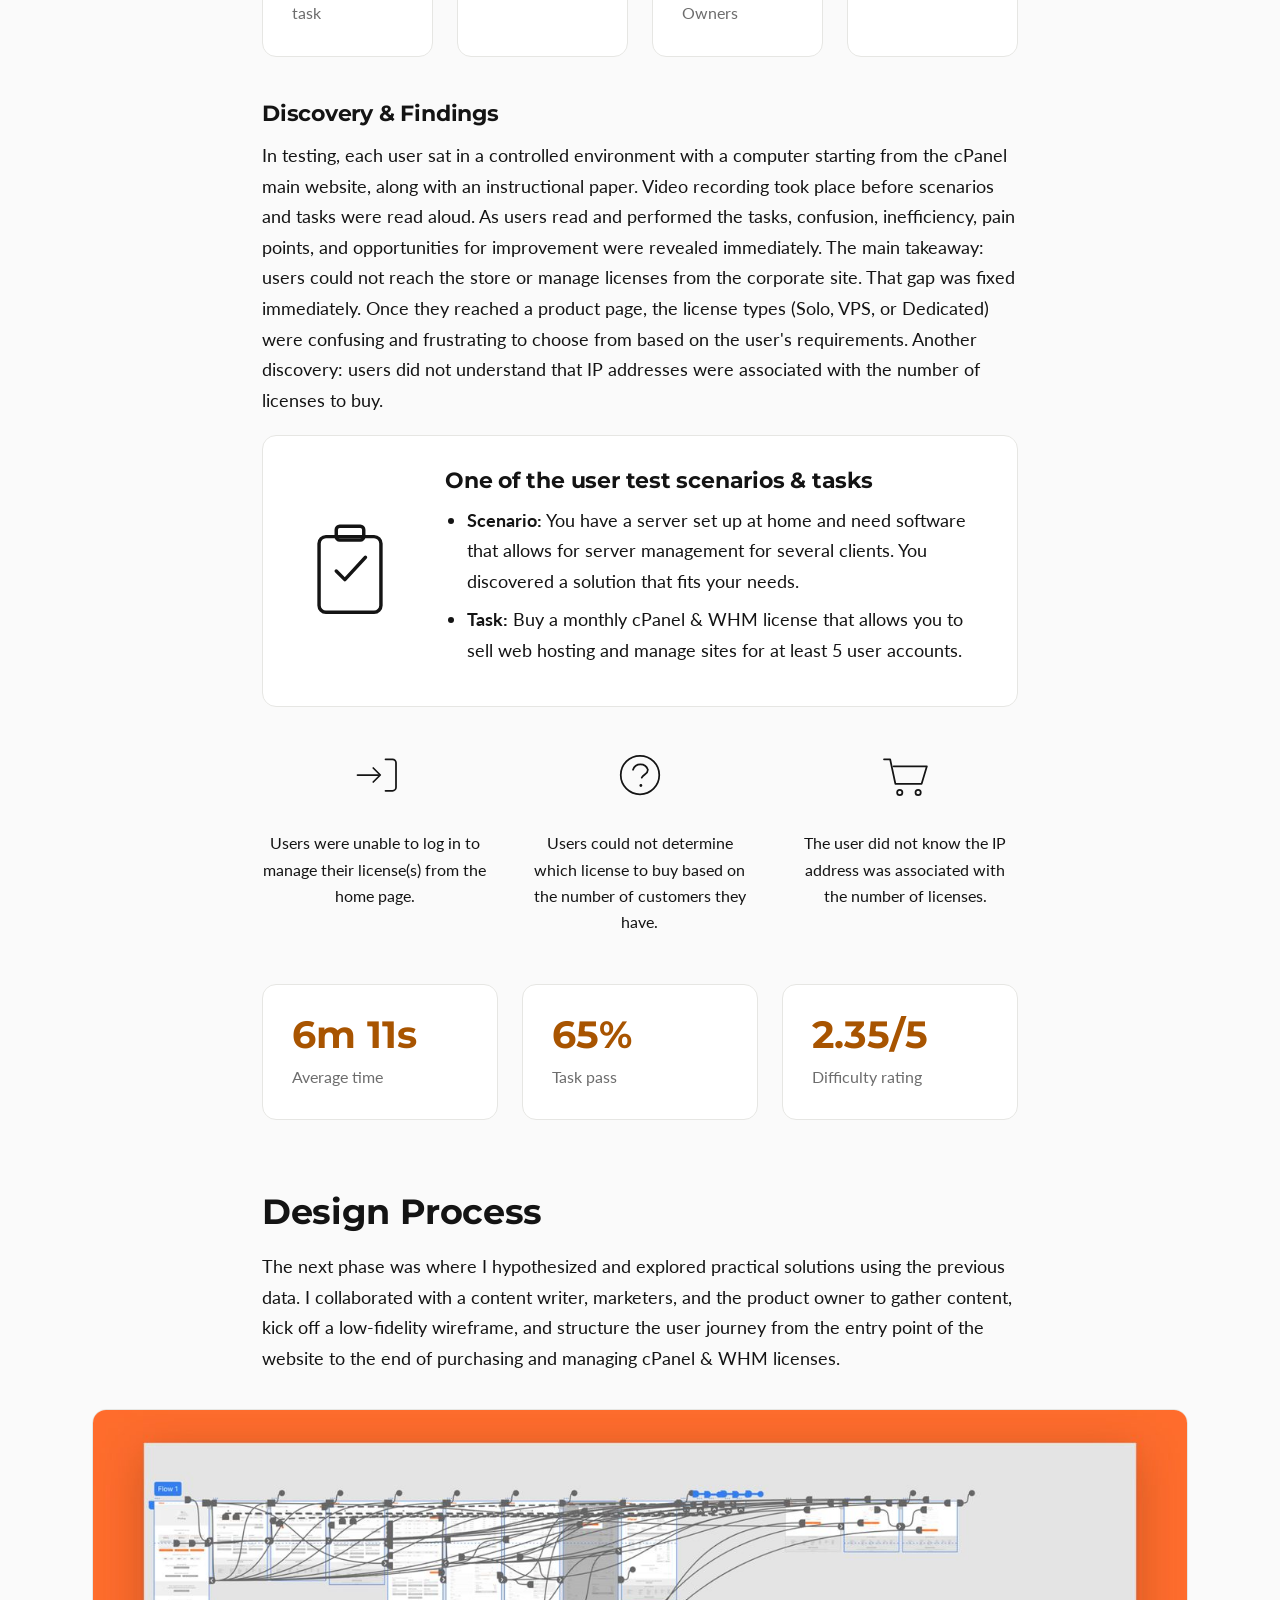
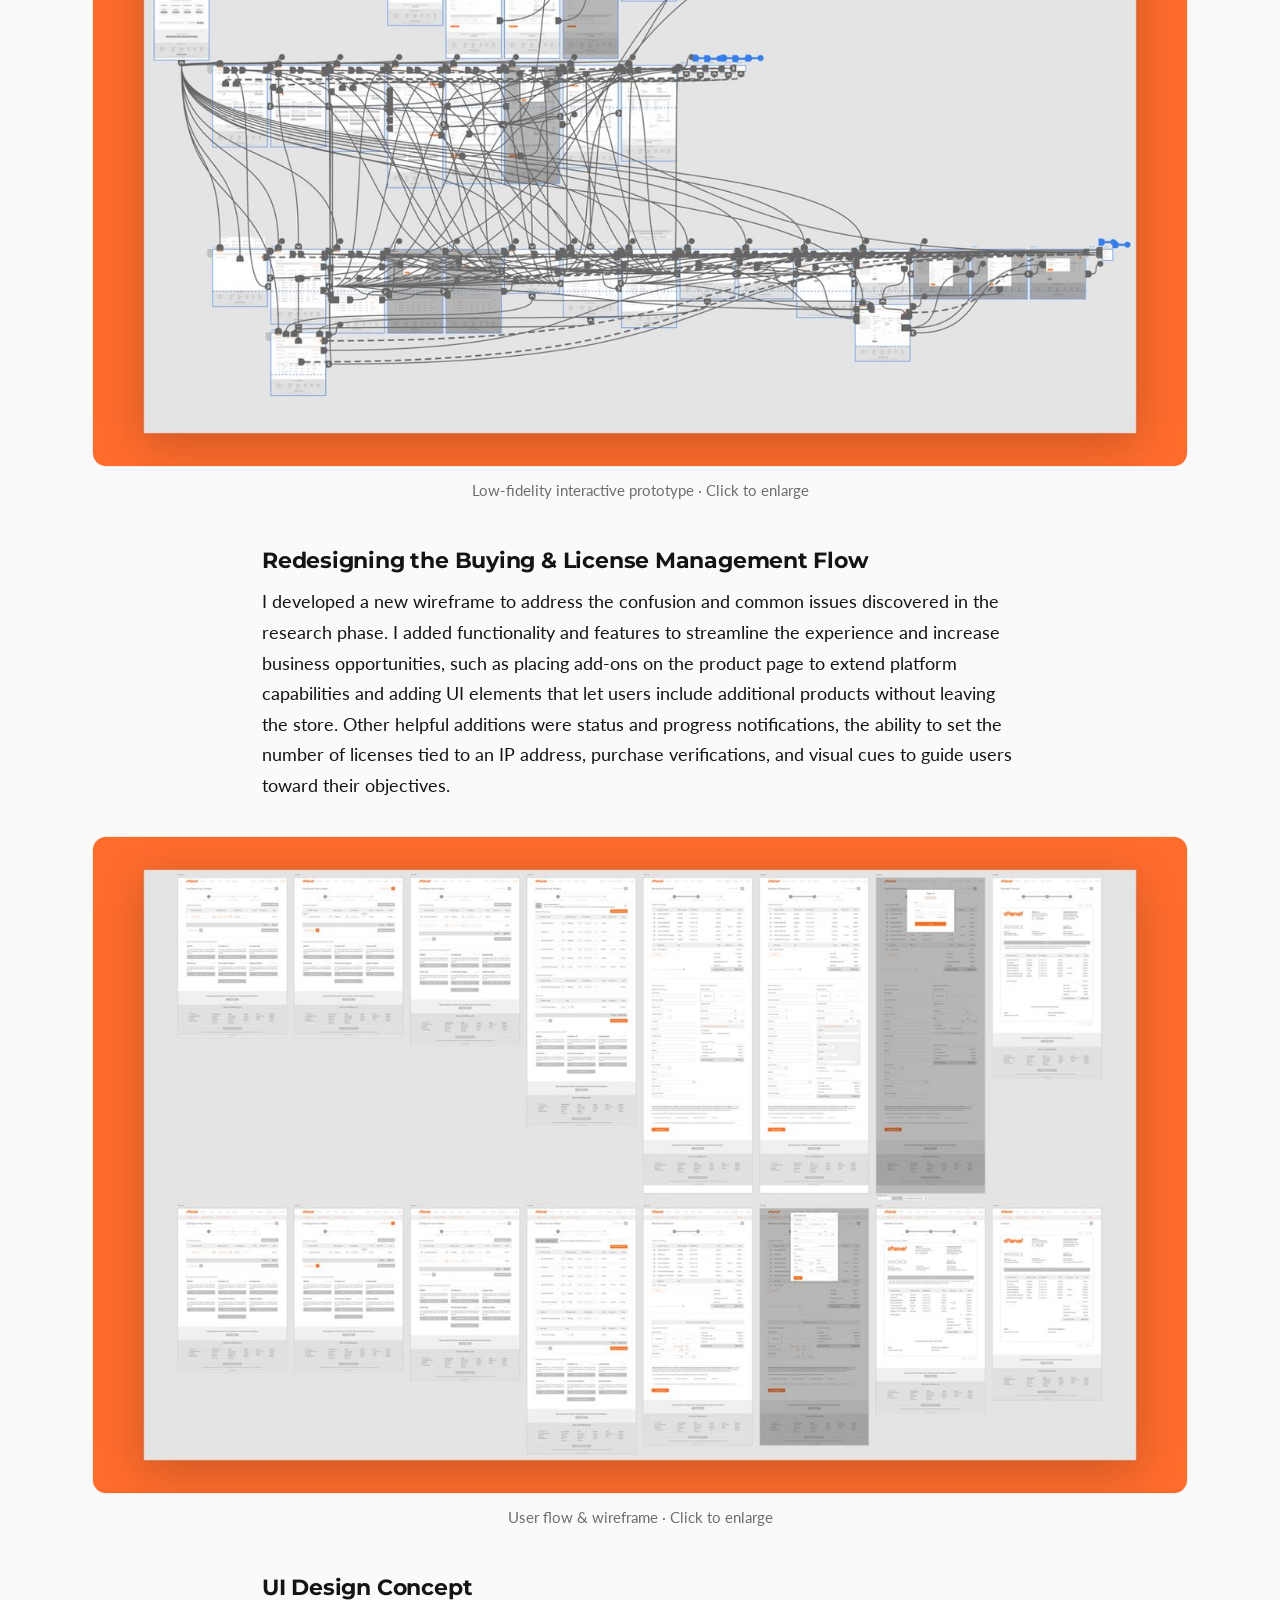
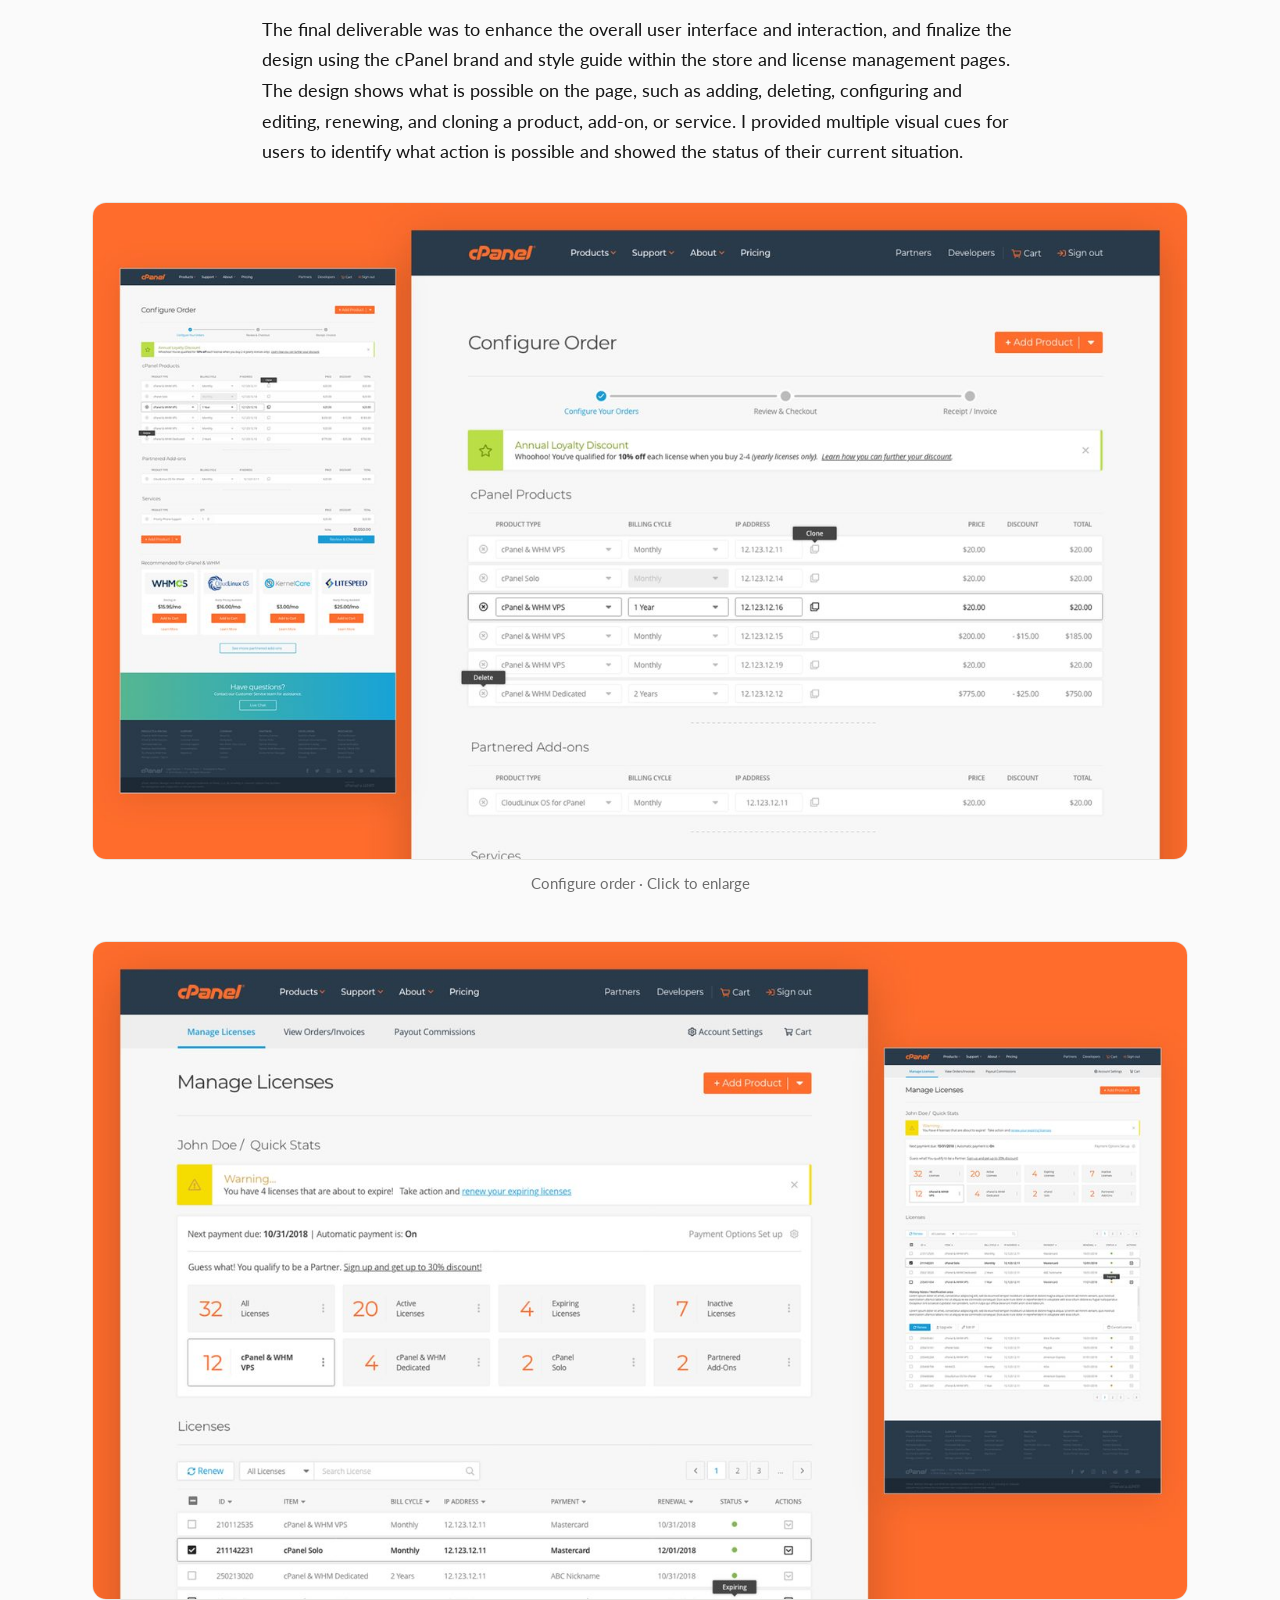
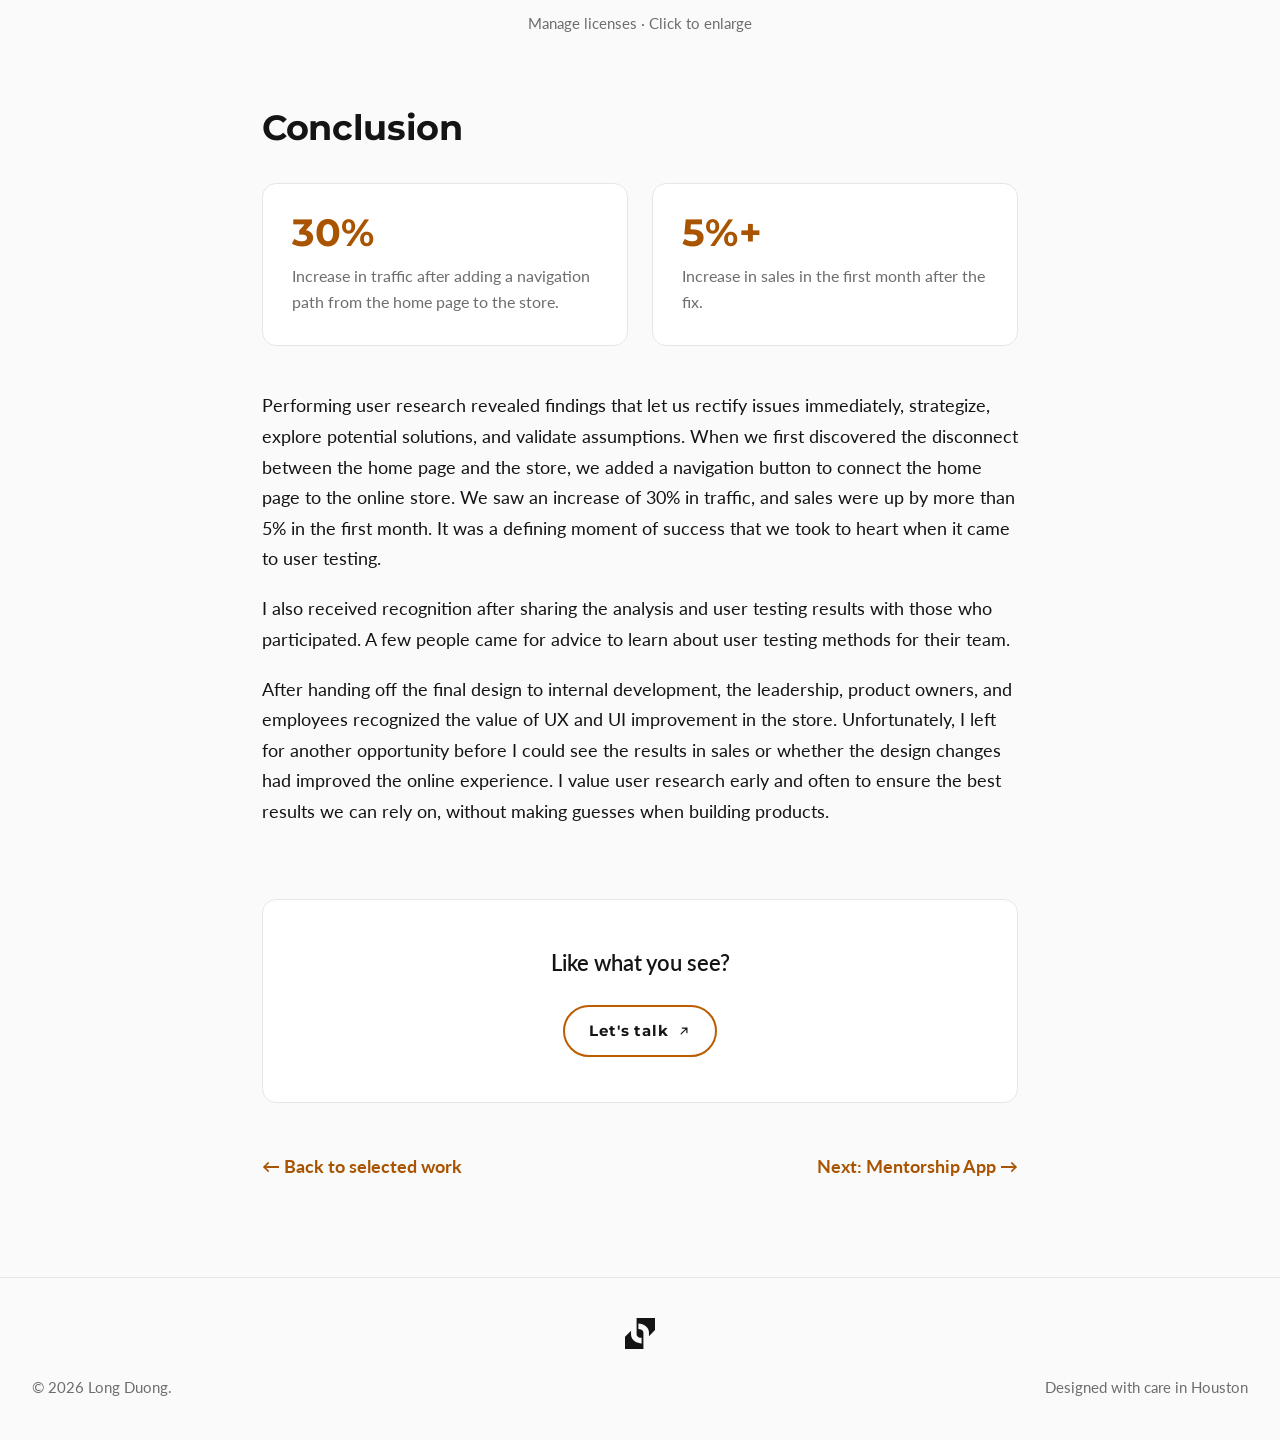
<file: case-studies/cpanel-store/index.html>
<!DOCTYPE html>
<html lang="en">
<head>
<meta charset="UTF-8">
<meta name="viewport" content="width=device-width, initial-scale=1.0">
<title>cPanel Store &amp; License Management, Case Study by Long Duong</title>
<meta name="description" content="Research driven redesign of the cPanel Store buying flow and license management. User testing uncovered a missing path to the store, and the fix lifted traffic 30% and sales over 5% in the first month.">
<link rel="canonical" href="https://lduong.com/case-studies/cpanel-store/">
<meta property="og:type" content="article">
<meta property="og:site_name" content="Long Duong">
<meta property="og:title" content="cPanel Store & License Management, Case Study by Long Duong">
<meta property="og:description" content="Research driven redesign of the cPanel Store buying flow and license management. User testing uncovered a missing path to the store, and the fix lifted traffic 30% and sales over 5% in the first month.">
<meta property="og:url" content="https://lduong.com/case-studies/cpanel-store/">
<meta property="og:image" content="https://lduong.com/images/case-studies/cpanel-header.jpg?v=1">
<meta name="twitter:card" content="summary_large_image">
<meta name="twitter:title" content="cPanel Store & License Management, Case Study by Long Duong">
<meta name="twitter:description" content="Research driven redesign of the cPanel Store buying flow and license management. User testing uncovered a missing path to the store, and the fix lifted traffic 30% and sales over 5% in the first month.">
<meta name="twitter:image" content="https://lduong.com/images/case-studies/cpanel-header.jpg?v=1">
<link rel="icon" type="image/svg+xml" href="../../images/logo.svg" media="(prefers-color-scheme: light)">
<link rel="icon" type="image/svg+xml" href="../../images/logo-white.svg" media="(prefers-color-scheme: dark)">
<link rel="apple-touch-icon" href="../../favicon.svg">
<link rel="preconnect" href="https://fonts.googleapis.com">
<link rel="preconnect" href="https://fonts.gstatic.com" crossorigin>
<link href="https://fonts.googleapis.com/css2?family=Montserrat:wght@300;400;600;700;800&family=Lato:ital,wght@0,300;0,400;0,700;1,400&display=swap" rel="stylesheet">
<script>
(function(){try{var t=localStorage.getItem('ld-theme');if(t==='light'||t==='dark')document.documentElement.setAttribute('data-theme',t);}catch(e){}})();
</script>
<!-- Google tag (gtag.js) -->
<script async src="https://www.googletagmanager.com/gtag/js?id=G-ZN2ECQF2DN"></script>
<script>
  window.dataLayer = window.dataLayer || [];
  function gtag(){dataLayer.push(arguments);}
  gtag('js', new Date());
  gtag('config', 'G-ZN2ECQF2DN');
</script>
<!-- Microsoft Clarity -->
<script type="text/javascript">
  (function(c,l,a,r,i,t,y){
    c[a]=c[a]||function(){(c[a].q=c[a].q||[]).push(arguments)};
    t=l.createElement(r);t.async=1;t.src="https://www.clarity.ms/tag/"+i;
    y=l.getElementsByTagName(r)[0];y.parentNode.insertBefore(t,y);
  })(window, document, "clarity", "script", "u0vo263eke");
</script>
<link rel="stylesheet" href="../../styles.css?v=58">
</head>
<body>
<canvas id="bgCanvas" aria-hidden="true"></canvas>

<header class="site-nav" id="siteNav">
  <a class="nav-logo" href="../../#top" aria-label="Back to top">
    <svg viewBox="0 0 150 153.76" width="30" height="31" aria-hidden="true"><path fill="currentColor" d="M58,82.65s3,16,25,16v28.14c-21,0-52.8-14.17-52.8-44.31,0-7.07.07-13.51.07-19.3L0,93.46c0,.16.08.32.12.48L0,93.88v59.88H92.09L92,71S89,55,67,55V26.86c20,0,52.84,14.17,52.84,44.31,0,6.92-.07,13.24-.07,18.93L150,59.88v0l0,0V0H57.93Z"/></svg>
  </a>
  <nav class="nav-links" aria-label="Primary">
    <a href="../../#about">About</a>
    <a href="../../#expertise">Expertise</a>
    <a href="../../#experience">Experience</a>
    <a href="../../#work">Work</a>
  </nav>
  <div class="nav-actions">
    <button class="theme-toggle" id="themeToggle" data-state="auto" aria-label="Theme: auto. Activate to change.">
      <svg class="tt-auto" viewBox="0 0 24 24" width="18" height="18" aria-hidden="true"><circle cx="12" cy="12" r="8.5" fill="none" stroke="currentColor" stroke-width="2"/><path d="M12 3.5a8.5 8.5 0 0 1 0 17z" fill="currentColor"/></svg>
      <svg class="tt-sun" viewBox="0 0 24 24" width="18" height="18" aria-hidden="true"><circle cx="12" cy="12" r="4.5" fill="none" stroke="currentColor" stroke-width="2"/><path d="M12 2.5v2.3M12 19.2v2.3M2.5 12h2.3M19.2 12h2.3M5.2 5.2l1.6 1.6M17.2 17.2l1.6 1.6M18.8 5.2l-1.6 1.6M6.8 17.2l-1.6 1.6" stroke="currentColor" stroke-width="2" stroke-linecap="round"/></svg>
      <svg class="tt-moon" viewBox="0 0 24 24" width="18" height="18" aria-hidden="true"><path d="M20 14.5A8 8 0 0 1 9.5 4 8 8 0 1 0 20 14.5z" fill="none" stroke="currentColor" stroke-width="2" stroke-linejoin="round"/></svg>
    </button>
    <a class="btn-connect" href="../../#contact">Let's talk
      <svg viewBox="0 0 24 24" width="14" height="14" aria-hidden="true"><path d="M7 17L17 7M9 7h8v8" fill="none" stroke="currentColor" stroke-width="2" stroke-linecap="round"/></svg>
    </a>
  </div>
</header>

<main id="top">
  <section class="case-hero">
    <div class="wrap narrow">
      <p class="kicker reveal">Case Study</p>
      <h1 class="reveal">cPanel Store &amp; License Management</h1>
      <p class="case-lede reveal">I designed and optimized the cPanel Store buying process and upselling offers to extend cPanel &amp; WHM capabilities, and improved license management after purchase.</p>
      <div class="case-meta reveal">
        <div>
          <h2>Role</h2>
          <p>UX Research, Information Architecture, Usability Testing, Wireframing, Interactive Prototype, UI Design</p>
        </div>
        <div>
          <h2>Timeline</h2>
          <p>3 months from research to design before handoff, plus 2 to 3 months to complete implementation.</p>
        </div>
        <div>
          <h2>Context</h2>
          <p>Oakley Capital acquired cPanel during the redesign phase, which brought many organizational changes.</p>
        </div>
        <div>
          <h2>Audience</h2>
          <p>cPanel Partners and small to medium-size businesses.</p>
        </div>
      </div>
    </div>
  </section>

  <section class="case-body">
          <div class="wrap">
      <figure class="case-figure reveal">
        <img src="../../images/case-studies/cpanel-header.jpg?v=1" alt="Redesigned cPanel Store homepage" width="1600" height="640">
        <figcaption>cPanel Store</figcaption>
      </figure>
      </div>
      <div class="wrap narrow">

      <h2 class="reveal">Situation</h2>
      <p class="reveal">The cPanel Store is a place to purchase cPanel &amp; WHM licenses and additional services directly, without going through partners. The objectives were to increase cPanel &amp; WHM sales, find ways to upsell tools that extend the cPanel &amp; WHM platform, and streamline license management.</p>
      <p class="reveal">I worked in the marketing department, where I built strategies, executed all user research and testing, and diagrammed the sitemap, user flow, wireframe, interactive prototype, and design direction. I also coordinated, collaborated, and provided recommendations to the internal development team, ensuring a unified and consistent experience.</p>
      <p class="case-callout reveal">The goal: find the pain points in buying, upselling, purchase time, and license management.</p>
      </div>
      <div class="wrap">
      <figure class="case-figure reveal zoomable">
        <img src="../../images/case-studies/cpanel-architecture.jpg?v=1" alt="cPanel Store information architecture" width="1400" height="840">
        <figcaption>Original sitemap architecture</figcaption>
      </figure>
      </div>
      <div class="wrap narrow">

      <h2 class="reveal">Research Process</h2>
      <p class="reveal">The research phase was about understanding the constraints in the current store. I collected, analyzed, and formulated plans to discover behavior patterns that impact the buying experience. Data collection such as monitoring task time, success and failure rates, complexity ratings, and error and observation notes gave me a benchmark to evaluate, explore a solution, and validate the user's goals.</p>
      </div>
      <div class="wrap">
      <figure class="case-figure reveal zoomable">
        <img src="../../images/case-studies/cpanel-store-old.jpg?v=1" alt="Original cPanel Store" width="1400" height="840">
        <figcaption>Original cPanel Store</figcaption>
      </figure>
      </div>
      <div class="wrap narrow">
      <div class="case-icon-row reveal">
        <div>
          <svg viewBox="0 0 64 64" fill="none" stroke="currentColor" stroke-width="2" stroke-linecap="round" stroke-linejoin="round" aria-hidden="true"><path d="M6 48 L22 30 L33 40 L54 16"/><path d="M43 16 H54 V27"/></svg>
          <p>I gathered Google Analytics data, heatmaps, video recordings, customer service feedback, user flows, sitemaps, and an updated persona.</p>
        </div>
        <div>
          <svg viewBox="0 0 64 64" fill="none" stroke="currentColor" stroke-width="2" stroke-linecap="round" stroke-linejoin="round" aria-hidden="true"><circle cx="26" cy="18" r="9"/><path d="M10 52 V46 C10 38 17 34 26 34 C35 34 42 38 42 46 V52"/><path d="M46 26 A8 8 0 0 1 54 17"/><path d="M50 41 C55 43 57 46 57 52"/></svg>
          <p>I identified the type of UX metrics needed to develop appropriate scenarios and tasks. I recruited internal employees, performed user testing, and synthesized findings.</p>
        </div>
        <div>
          <svg viewBox="0 0 64 64" fill="none" stroke="currentColor" stroke-width="2" stroke-linecap="round" stroke-linejoin="round" aria-hidden="true"><rect x="10" y="12" width="44" height="40" rx="3"/><path d="M10 24 H54"/><path d="M26 24 V52"/></svg>
          <p>I hypothesized and developed wireframes and interactive prototypes, then ran several quick user tests to validate the hypothesis.</p>
        </div>
      </div>

      <h3 class="reveal">User Testing</h3>
      <p class="reveal">User testing gathers quantitative and qualitative data and helps identify needs, desires, confusion, struggles, and anomalies we may overlook. Collecting evidence let us support recommendations, mitigate the risk of design changes, and measure return on investment against future iterations. I devised a plan and developed 10 scenarios with 10 tasks to test the current and newly redesigned store if time permitted, then conducted 20 user tests with internal executives and employees to identify common issues.</p>
      <p class="reveal">There were three reasons for this approach. First, performing user tests in public was not something we were allowed to do, and the test data was not to be shared. Second, it educated executives and employees on the value of user testing. Third, it demonstrated the process by focusing on the end user's journey and objectives when purchasing products. Showing the methods of testing users' thought processes and interactions was a highlight that employees found invaluable. They saw the possibilities and benefits of testing product viability and optimizing the user experience.</p>
      <p class="case-callout reveal">Planned and developed 10 scenarios with 10 tasks and conducted 20 user tests.</p>
      <div class="case-stats four reveal">
        <div class="case-stat">
          <div class="num">10</div>
          <p>Scenarios, each scenario contained a task</p>
        </div>
        <div class="case-stat">
          <div class="num">20</div>
          <p>People participated in user tests</p>
        </div>
        <div class="case-stat">
          <div class="num">8</div>
          <p>Executive Managers &amp; Product Owners</p>
        </div>
        <div class="case-stat">
          <div class="num">15</div>
          <p>Hours of videos recorded</p>
        </div>
      </div>

      <h3 class="reveal">Discovery &amp; Findings</h3>
      <p class="reveal">In testing, each user sat in a controlled environment with a computer starting from the cPanel main website, along with an instructional paper. Video recording took place before scenarios and tasks were read aloud. As users read and performed the tasks, confusion, inefficiency, pain points, and opportunities for improvement were revealed immediately. The main takeaway: users could not reach the store or manage licenses from the corporate site. That gap was fixed immediately. Once they reached a product page, the license types (Solo, VPS, or Dedicated) were confusing and frustrating to choose from based on the user's requirements. Another discovery: users did not understand that IP addresses were associated with the number of licenses to buy.</p>
      <div class="scenario-card scenario-card-text reveal">
        <span class="scenario-icon-wrap"><svg class="scenario-icon" viewBox="0 0 64 64" fill="none" stroke="currentColor" stroke-width="2" stroke-linecap="round" stroke-linejoin="round" aria-hidden="true"><rect x="14" y="12" width="36" height="44" rx="4"/><rect x="24" y="6" width="16" height="8" rx="2"/><path d="M24 32 L29 37 L41 24"/></svg></span>
        <div class="scenario-content">
        <h3>One of the user test scenarios &amp; tasks</h3>
        <ul>
          <li><strong>Scenario:</strong> You have a server set up at home and need software that allows for server management for several clients. You discovered a solution that fits your needs.</li>
          <li><strong>Task:</strong> Buy a monthly cPanel &amp; WHM license that allows you to sell web hosting and manage sites for at least 5 user accounts.</li>
        </ul>
        </div>
      </div>
      <div class="case-icon-row reveal">
        <div>
          <svg viewBox="0 0 64 64" fill="none" stroke="currentColor" stroke-width="2" stroke-linecap="round" stroke-linejoin="round" aria-hidden="true"><path d="M12 32 H36"/><path d="M30 24 L38 32 L30 40"/><path d="M44 14 H52 A4 4 0 0 1 56 18 V46 A4 4 0 0 1 52 50 H44"/></svg>
          <p>Users were unable to log in to manage their license(s) from the home page.</p>
        </div>
        <div>
          <svg viewBox="0 0 64 64" fill="none" stroke="currentColor" stroke-width="2" stroke-linecap="round" stroke-linejoin="round" aria-hidden="true"><circle cx="32" cy="32" r="22"/><path d="M24 26 A9 9 0 0 1 41 26 C41 31 36 31 34 35"/><circle cx="33" cy="44" r="1.6" fill="currentColor" stroke="none"/></svg>
          <p>Users could not determine which license to buy based on the number of customers they have.</p>
        </div>
        <div>
          <svg viewBox="0 0 64 64" fill="none" stroke="currentColor" stroke-width="2" stroke-linecap="round" stroke-linejoin="round" aria-hidden="true"><path d="M8 14 H15 L21 42 H51 L57 22 H19"/><circle cx="26" cy="52" r="3"/><circle cx="47" cy="52" r="3"/></svg>
          <p>The user did not know the IP address was associated with the number of licenses.</p>
        </div>
      </div>
      <div class="case-stats three reveal">
        <div class="case-stat">
          <div class="num">6m 11s</div>
          <p>Average time</p>
        </div>
        <div class="case-stat">
          <div class="num">65%</div>
          <p>Task pass</p>
        </div>
        <div class="case-stat">
          <div class="num">2.35/5</div>
          <p>Difficulty rating</p>
        </div>
      </div>

      <h2 class="reveal">Design Process</h2>
      <p class="reveal">The next phase was where I hypothesized and explored practical solutions using the previous data. I collaborated with a content writer, marketers, and the product owner to gather content, kick off a low-fidelity wireframe, and structure the user journey from the entry point of the website to the end of purchasing and managing cPanel &amp; WHM licenses.</p>
      </div>
      <div class="wrap">
      <figure class="case-figure reveal zoomable">
        <img src="../../images/case-studies/cpanel-prototype.jpg?v=1" alt="Low-fidelity interactive prototype of the user flow" width="1400" height="840">
        <figcaption>Low-fidelity interactive prototype</figcaption>
      </figure>
      </div>
      <div class="wrap narrow">

      <h3 class="reveal">Redesigning the Buying &amp; License Management Flow</h3>
      <p class="reveal">I developed a new wireframe to address the confusion and common issues discovered in the research phase. I added functionality and features to streamline the experience and increase business opportunities, such as placing add-ons on the product page to extend platform capabilities and adding UI elements that let users include additional products without leaving the store. Other helpful additions were status and progress notifications, the ability to set the number of licenses tied to an IP address, purchase verifications, and visual cues to guide users toward their objectives.</p>
      </div>
      <div class="wrap">
      <figure class="case-figure reveal zoomable">
        <img src="../../images/case-studies/cpanel-wireframe.jpg?v=1" alt="User flow and wireframe diagram" width="1400" height="840">
        <figcaption>User flow &amp; wireframe</figcaption>
      </figure>
      </div>
      <div class="wrap narrow">

      <h3 class="reveal">UI Design Concept</h3>
      <p class="reveal">The final deliverable was to enhance the overall user interface and interaction, and finalize the design using the cPanel brand and style guide within the store and license management pages. The design shows what is possible on the page, such as adding, deleting, configuring and editing, renewing, and cloning a product, add-on, or service. I provided multiple visual cues for users to identify what action is possible and showed the status of their current situation.</p>
      </div>
      <div class="wrap">
      <figure class="case-figure reveal zoomable">
        <img src="../../images/case-studies/cpanel-order.jpg?v=1" alt="Configure order page design" width="1400" height="840">
        <figcaption>Configure order</figcaption>
      </figure>
      </div>
            <div class="wrap">
      <figure class="case-figure reveal zoomable">
        <img src="../../images/case-studies/cpanel-licenses.jpg?v=1" alt="Manage licenses page design" width="1400" height="840">
        <figcaption>Manage licenses</figcaption>
      </figure>
      </div>
      <div class="wrap narrow">

      <h2 class="reveal">Conclusion</h2>
      <div class="case-stats reveal">
        <div class="case-stat">
          <div class="num">30%</div>
          <p>Increase in traffic after adding a navigation path from the home page to the store.</p>
        </div>
        <div class="case-stat">
          <div class="num">5%+</div>
          <p>Increase in sales in the first month after the fix.</p>
        </div>
      </div>
      <p class="reveal">Performing user research revealed findings that let us rectify issues immediately, strategize, explore potential solutions, and validate assumptions. When we first discovered the disconnect between the home page and the store, we added a navigation button to connect the home page to the online store. We saw an increase of 30% in traffic, and sales were up by more than 5% in the first month. It was a defining moment of success that we took to heart when it came to user testing.</p>
      <p class="reveal">I also received recognition after sharing the analysis and user testing results with those who participated. A few people came for advice to learn about user testing methods for their team.</p>
      <p class="reveal">After handing off the final design to internal development, the leadership, product owners, and employees recognized the value of UX and UI improvement in the store. Unfortunately, I left for another opportunity before I could see the results in sales or whether the design changes had improved the online experience. I value user research early and often to ensure the best results we can rely on, without making guesses when building products.</p>

      <div class="case-cta reveal">
        <p>Like what you see?</p>
        <a class="btn-connect" href="../../#contact">Let's talk
          <svg viewBox="0 0 24 24" width="14" height="14" aria-hidden="true"><path d="M7 17L17 7M9 7h8v8" fill="none" stroke="currentColor" stroke-width="2" stroke-linecap="round"/></svg>
        </a>
      </div>
      <nav class="case-nav reveal" aria-label="Case study navigation">
        <a href="../../#work">&larr; Back to selected work</a>
        <a href="../mentorship-app/">Next: Mentorship App &rarr;</a>
      </nav>
    </div>
  </section>
</main>

<footer class="site-footer">
  <div class="wrap">
    <a class="foot-logo" href="../../#top" aria-label="Back to top">
      <svg viewBox="0 0 150 153.76" width="30" height="31" aria-hidden="true"><path fill="currentColor" d="M58,82.65s3,16,25,16v28.14c-21,0-52.8-14.17-52.8-44.31,0-7.07.07-13.51.07-19.3L0,93.46c0,.16.08.32.12.48L0,93.88v59.88H92.09L92,71S89,55,67,55V26.86c20,0,52.84,14.17,52.84,44.31,0,6.92-.07,13.24-.07,18.93L150,59.88v0l0,0V0H57.93Z"/></svg>
    </a>
    <div class="foot-row">
      <p>© <span id="year">2026</span> Long Duong.</p>
      <p><a class="foot-design" href="../../design/">Designed with care in Houston</a></p>
    </div>
  </div>
</footer>

<script src="../../script.js?v=34"></script>
</body>
</html>
</file>
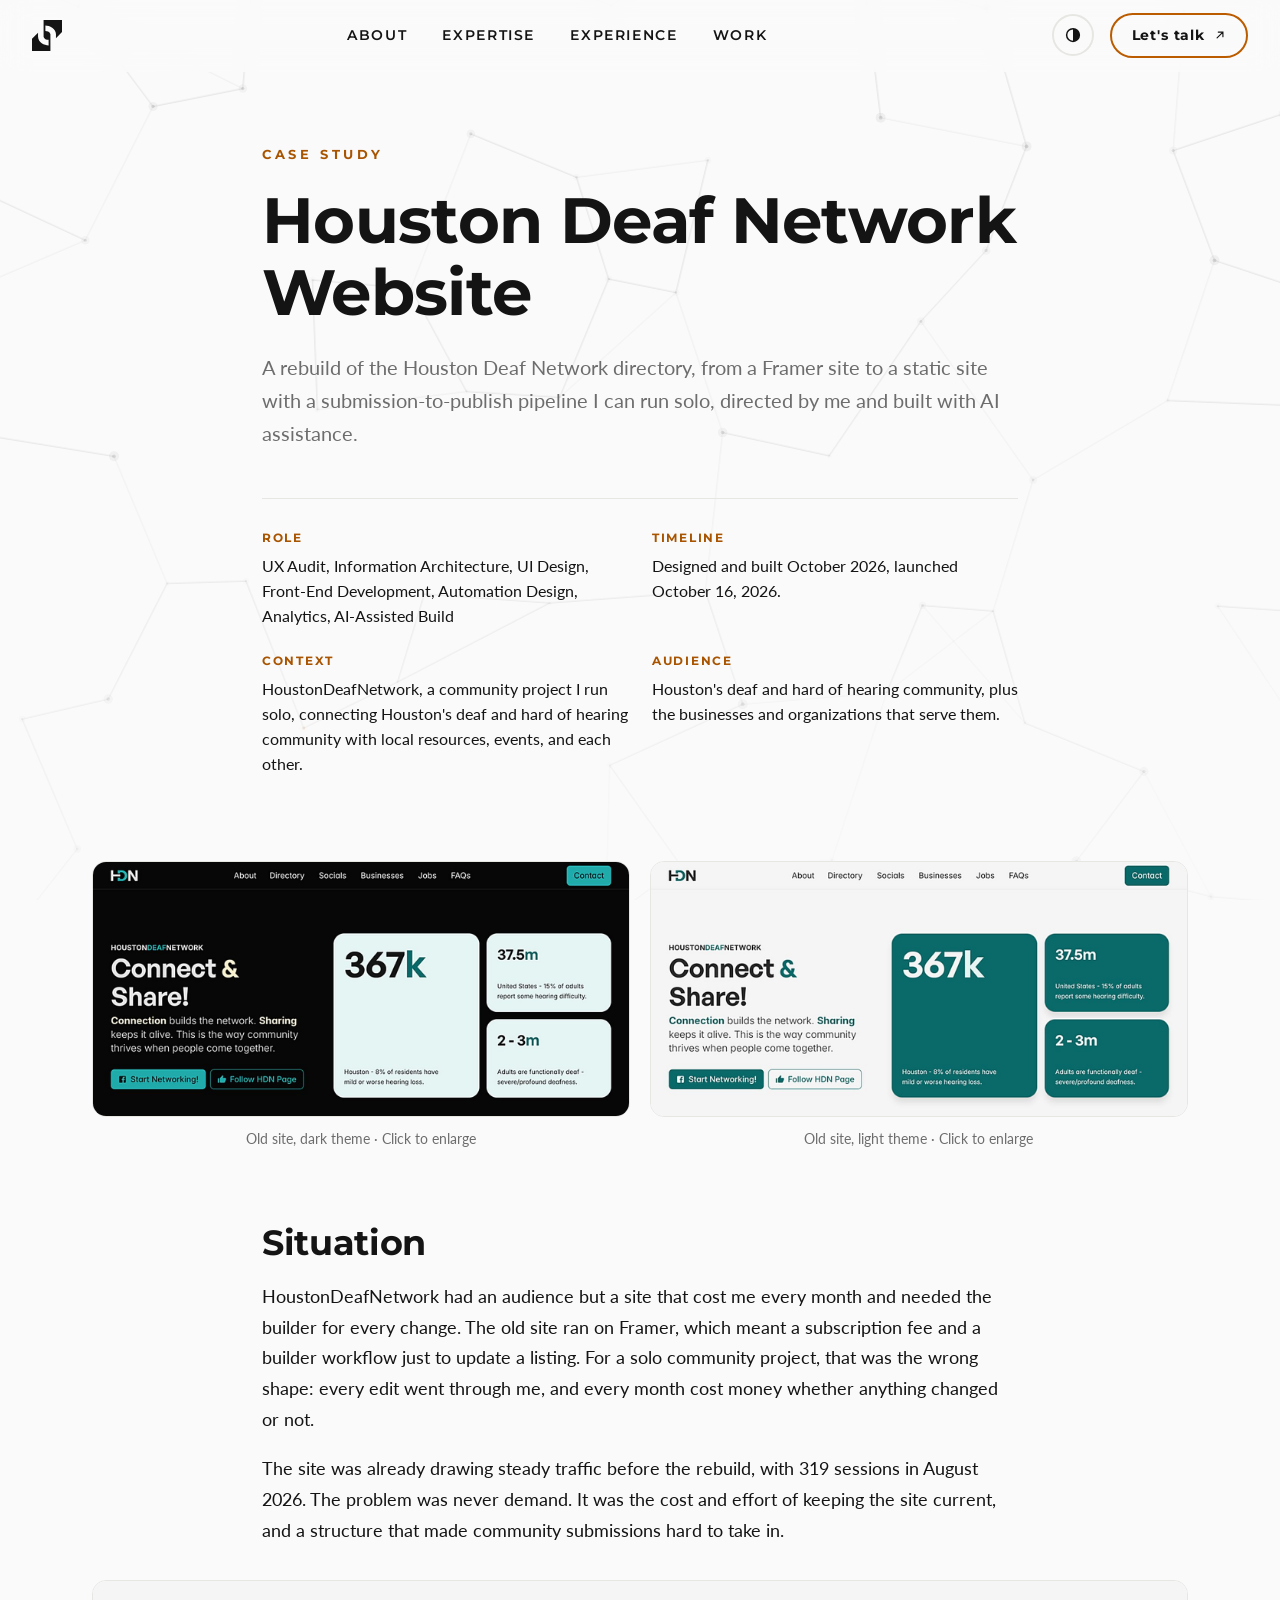
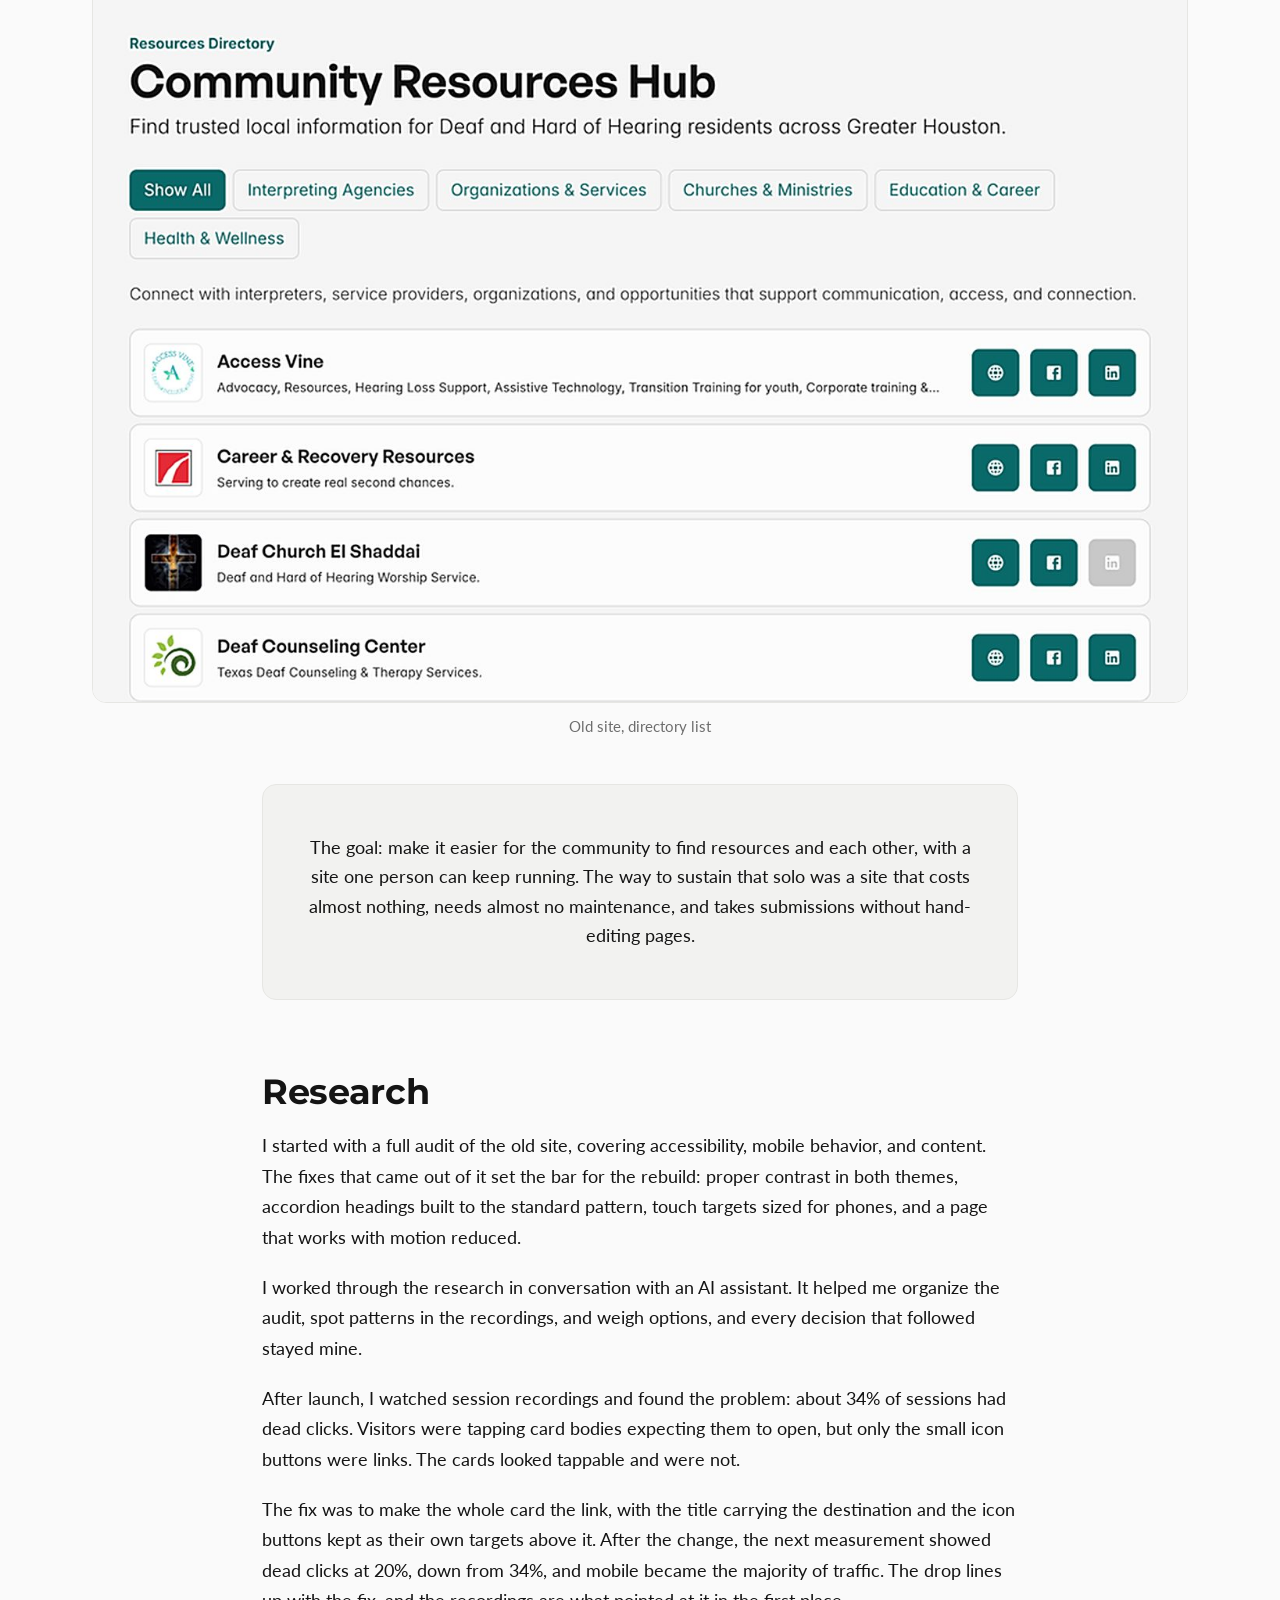
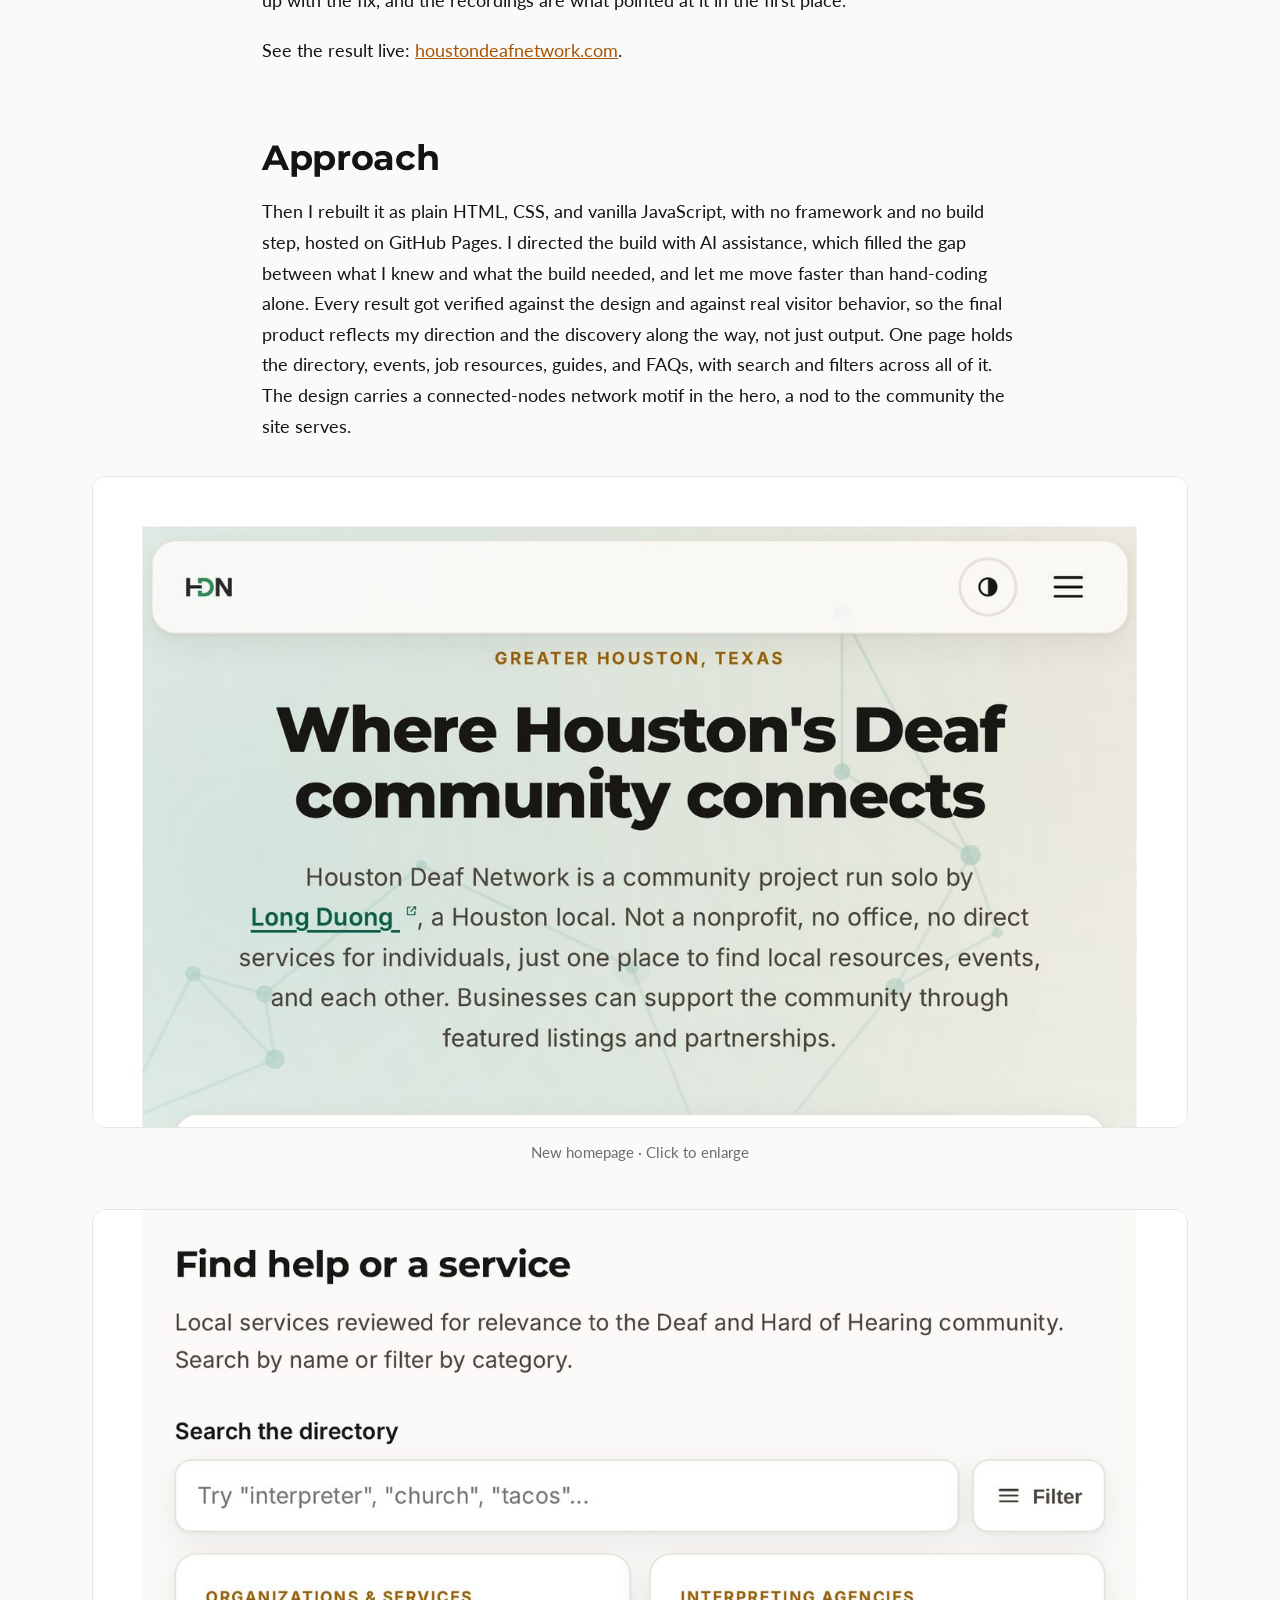
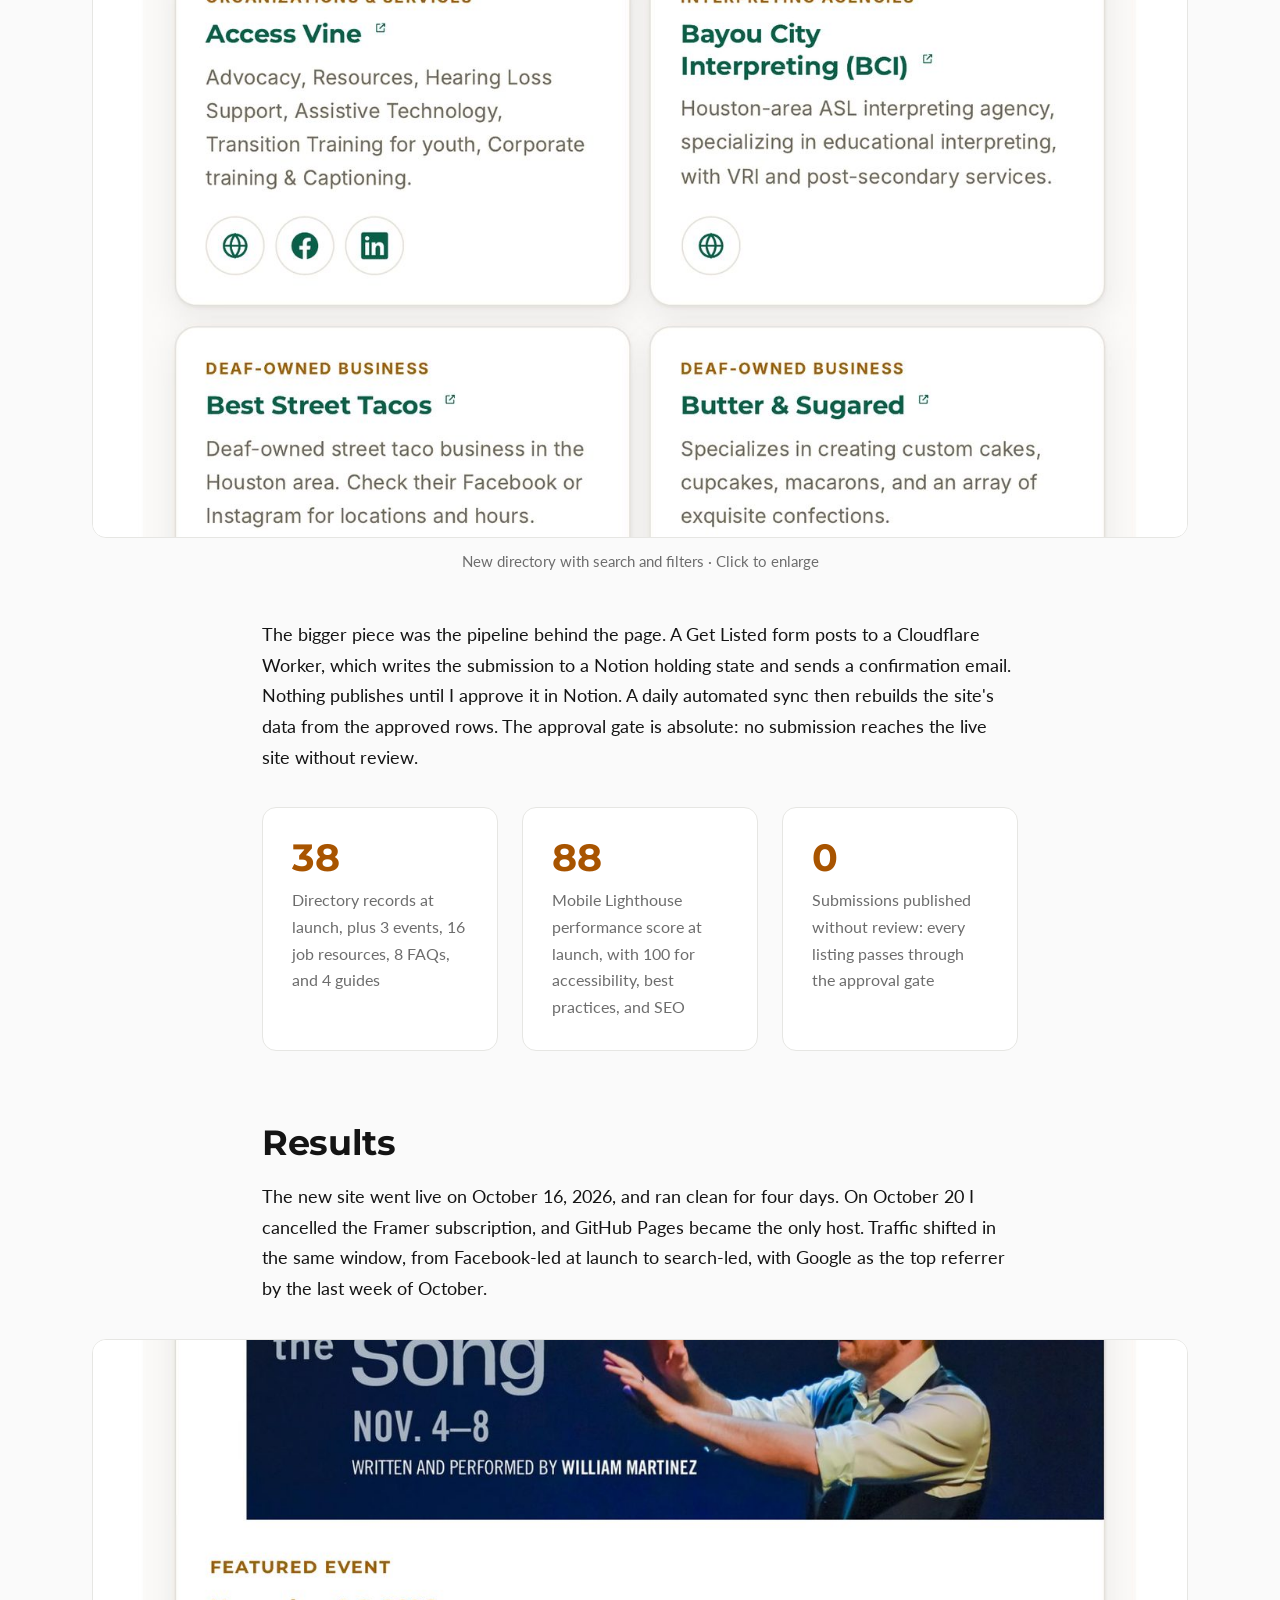
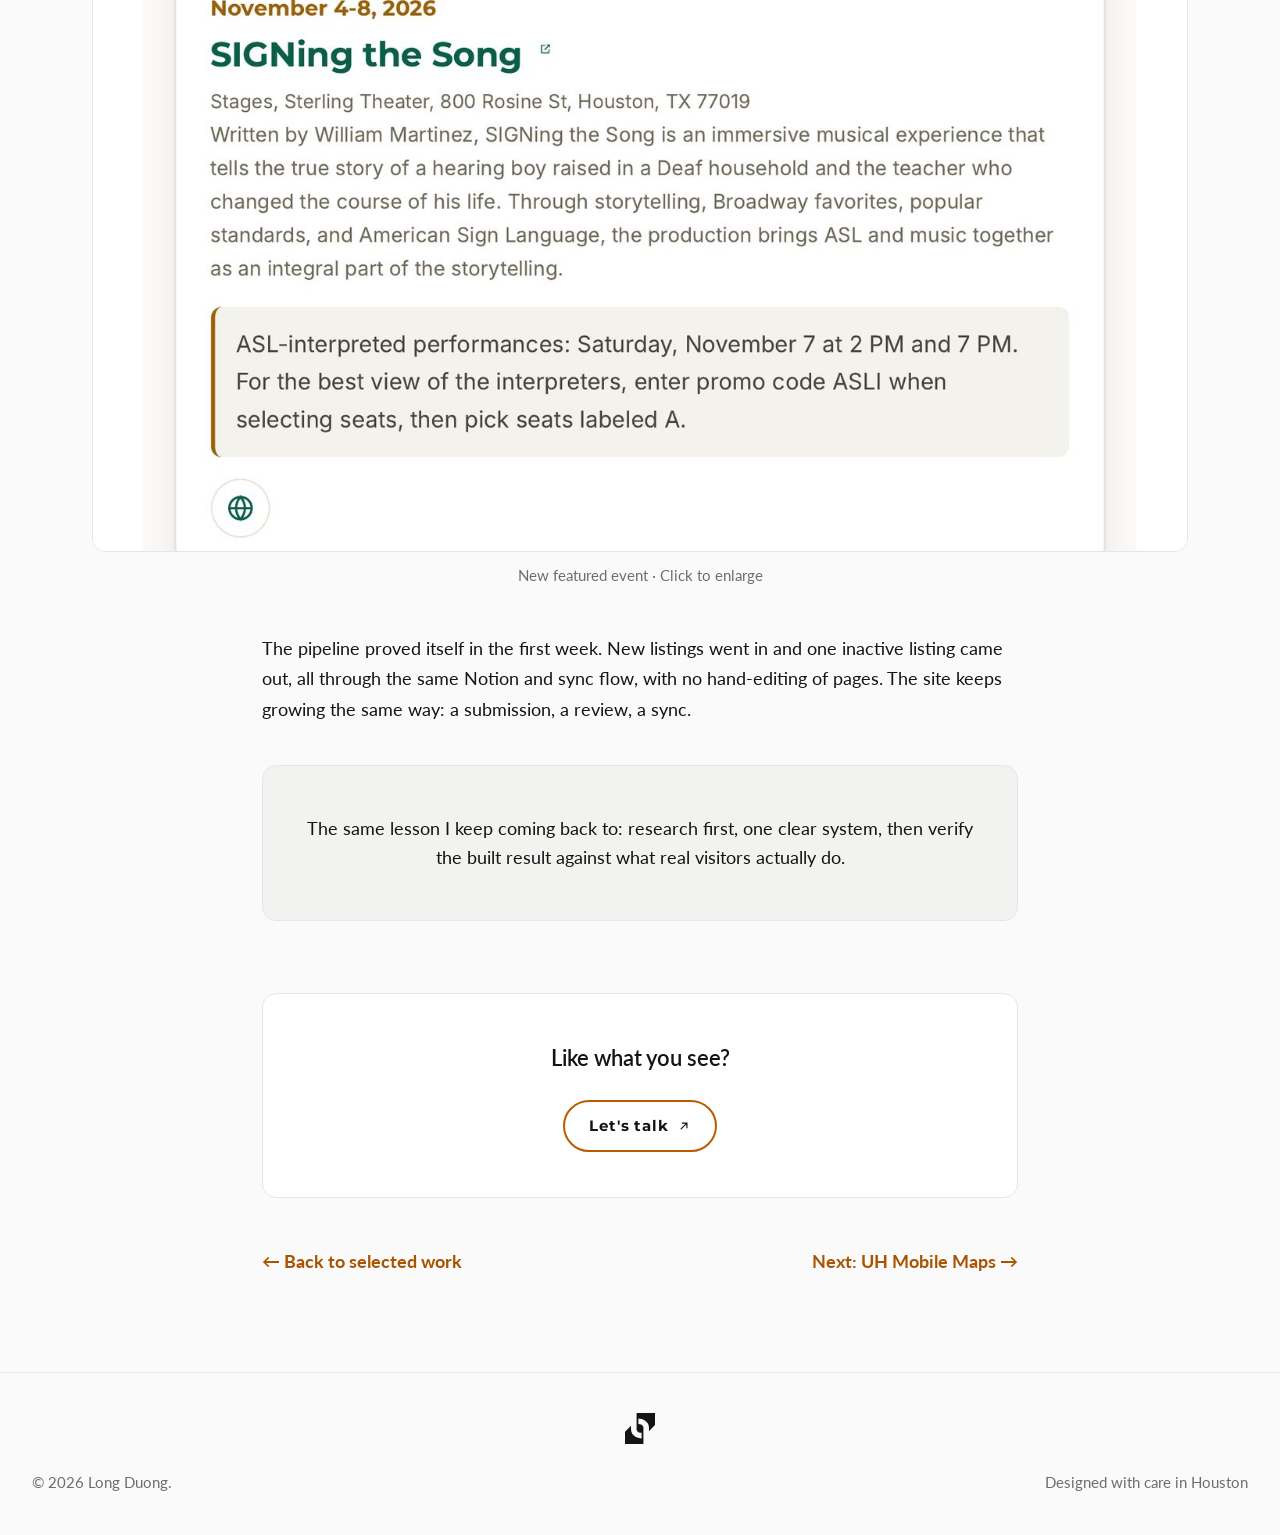
<file: case-studies/hdn-website/index.html>
<!DOCTYPE html>
<html lang="en">
<head>
<meta charset="UTF-8">
<meta name="viewport" content="width=device-width, initial-scale=1.0">
<title>Houston Deaf Network Website, Case Study by Long Duong</title>
<meta name="description" content="Rebuilding the Houston Deaf Network directory: from a Framer site to a static site with a submission-to-publish pipeline, directed and built with AI assistance, launched October 2026.">
<link rel="canonical" href="https://lduong.com/case-studies/hdn-website/">
<meta property="og:type" content="article">
<meta property="og:site_name" content="Long Duong">
<meta property="og:title" content="Houston Deaf Network Website, Case Study by Long Duong">
<meta property="og:description" content="Rebuilding the Houston Deaf Network directory: from a Framer site to a static site with a submission-to-publish pipeline, directed and built with AI assistance, launched October 2026.">
<meta property="og:url" content="https://lduong.com/case-studies/hdn-website/">
<meta name="twitter:card" content="summary_large_image">
<meta name="twitter:title" content="Houston Deaf Network Website, Case Study by Long Duong">
<meta name="twitter:description" content="Rebuilding the Houston Deaf Network directory: from a Framer site to a static site with a submission-to-publish pipeline, directed and built with AI assistance, launched October 2026.">
<link rel="icon" type="image/svg+xml" href="../../images/logo.svg" media="(prefers-color-scheme: light)">
<link rel="icon" type="image/svg+xml" href="../../images/logo-white.svg" media="(prefers-color-scheme: dark)">
<link rel="apple-touch-icon" href="../../favicon.svg">
<link rel="preconnect" href="https://fonts.googleapis.com">
<link rel="preconnect" href="https://fonts.gstatic.com" crossorigin>
<link href="https://fonts.googleapis.com/css2?family=Montserrat:wght@300;400;600;700;800&family=Lato:ital,wght@0,300;0,400;0,700;1,400&display=swap" rel="stylesheet">
<script>
(function(){try{var t=localStorage.getItem('ld-theme');if(t==='light'||t==='dark')document.documentElement.setAttribute('data-theme',t);}catch(e){}})();
</script>
<!-- Google tag (gtag.js) -->
<script async src="https://www.googletagmanager.com/gtag/js?id=G-ZN2ECQF2DN"></script>
<script>
  window.dataLayer = window.dataLayer || [];
  function gtag(){dataLayer.push(arguments);}
  gtag('js', new Date());
  gtag('config', 'G-ZN2ECQF2DN');
</script>
<!-- Microsoft Clarity -->
<script type="text/javascript">
  (function(c,l,a,r,i,t,y){
    c[a]=c[a]||function(){(c[a].q=c[a].q||[]).push(arguments)};
    t=l.createElement(r);t.async=1;t.src="https://www.clarity.ms/tag/"+i;
    y=l.getElementsByTagName(r)[0];y.parentNode.insertBefore(t,y);
  })(window, document, "clarity", "script", "u0vo263eke");
</script>
<link rel="stylesheet" href="../../styles.css?v=58">
</head>
<body>
<canvas id="bgCanvas" aria-hidden="true"></canvas>

<header class="site-nav" id="siteNav">
  <a class="nav-logo" href="../../#top" aria-label="Back to top">
    <svg viewBox="0 0 150 153.76" width="30" height="31" aria-hidden="true"><path fill="currentColor" d="M58,82.65s3,16,25,16v28.14c-21,0-52.8-14.17-52.8-44.31,0-7.07.07-13.51.07-19.3L0,93.46c0,.16.08.32.12.48L0,93.88v59.88H92.09L92,71S89,55,67,55V26.86c20,0,52.84,14.17,52.84,44.31,0,6.92-.07,13.24-.07,18.93L150,59.88v0l0,0V0H57.93Z"/></svg>
  </a>
  <nav class="nav-links" aria-label="Primary">
    <a href="../../#about">About</a>
    <a href="../../#expertise">Expertise</a>
    <a href="../../#experience">Experience</a>
    <a href="../../#work">Work</a>
  </nav>
  <div class="nav-actions">
    <button class="theme-toggle" id="themeToggle" data-state="auto" aria-label="Theme: auto. Activate to change.">
      <svg class="tt-auto" viewBox="0 0 24 24" width="18" height="18" aria-hidden="true"><circle cx="12" cy="12" r="8.5" fill="none" stroke="currentColor" stroke-width="2"/><path d="M12 3.5a8.5 8.5 0 0 1 0 17z" fill="currentColor"/></svg>
      <svg class="tt-sun" viewBox="0 0 24 24" width="18" height="18" aria-hidden="true"><circle cx="12" cy="12" r="4.5" fill="none" stroke="currentColor" stroke-width="2"/><path d="M12 2.5v2.3M12 19.2v2.3M2.5 12h2.3M19.2 12h2.3M5.2 5.2l1.6 1.6M17.2 17.2l1.6 1.6M18.8 5.2l-1.6 1.6M6.8 17.2l-1.6 1.6" stroke="currentColor" stroke-width="2" stroke-linecap="round"/></svg>
      <svg class="tt-moon" viewBox="0 0 24 24" width="18" height="18" aria-hidden="true"><path d="M20 14.5A8 8 0 0 1 9.5 4 8 8 0 1 0 20 14.5z" fill="none" stroke="currentColor" stroke-width="2" stroke-linejoin="round"/></svg>
    </button>
    <a class="btn-connect" href="../../#contact">Let's talk
      <svg viewBox="0 0 24 24" width="14" height="14" aria-hidden="true"><path d="M7 17L17 7M9 7h8v8" fill="none" stroke="currentColor" stroke-width="2" stroke-linecap="round"/></svg>
    </a>
  </div>
</header>

<main id="top">
  <section class="case-hero">
    <div class="wrap narrow">
      <p class="kicker reveal">Case Study</p>
      <h1 class="reveal">Houston Deaf Network Website</h1>
      <p class="case-lede reveal">A rebuild of the Houston Deaf Network directory, from a Framer site to a static site with a submission-to-publish pipeline I can run solo, directed by me and built with AI assistance.</p>
      <div class="case-meta reveal">
        <div>
          <h2>Role</h2>
          <p>UX Audit, Information Architecture, UI Design, Front-End Development, Automation Design, Analytics, AI-Assisted Build</p>
        </div>
        <div>
          <h2>Timeline</h2>
          <p>Designed and built October 2026, launched October 16, 2026.</p>
        </div>
        <div>
          <h2>Context</h2>
          <p>HoustonDeafNetwork, a community project I run solo, connecting Houston's deaf and hard of hearing community with local resources, events, and each other.</p>
        </div>
        <div>
          <h2>Audience</h2>
          <p>Houston's deaf and hard of hearing community, plus the businesses and organizations that serve them.</p>
        </div>
      </div>
    </div>
  </section>

  <section class="case-body">
      <div class="wrap">
<div class="case-screens two reveal">
        <figure class="zoomable">
          <img src="../../images/case-studies/hdn-old-hero-dark.jpg?v=1" alt="Old Houston Deaf Network site, dark theme hero" width="1400" height="664" loading="lazy">
          <figcaption>Old site, dark theme</figcaption>
        </figure>
        <figure class="zoomable">
          <img src="../../images/case-studies/hdn-old-hero-light.jpg?v=1" alt="Old Houston Deaf Network site, light theme hero" width="1400" height="664" loading="lazy">
          <figcaption>Old site, light theme</figcaption>
        </figure>
      </div>
      </div>
      <div class="wrap narrow">

      <h2 class="reveal">Situation</h2>
      <p class="reveal">HoustonDeafNetwork had an audience but a site that cost me every month and needed the builder for every change. The old site ran on Framer, which meant a subscription fee and a builder workflow just to update a listing. For a solo community project, that was the wrong shape: every edit went through me, and every month cost money whether anything changed or not.</p>
      <p class="reveal">The site was already drawing steady traffic before the rebuild, with 319 sessions in August 2026. The problem was never demand. It was the cost and effort of keeping the site current, and a structure that made community submissions hard to take in.</p>
      </div>
      <div class="wrap">
      <figure class="case-figure reveal">
        <img src="../../images/case-studies/hdn-old-directory.jpg?v=1" alt="Old Houston Deaf Network site, directory list" width="1400" height="922" loading="lazy">
        <figcaption>Old site, directory list</figcaption>
      </figure>
      </div>
      <div class="wrap narrow">
      <p class="case-callout reveal">The goal: make it easier for the community to find resources and each other, with a site one person can keep running. The way to sustain that solo was a site that costs almost nothing, needs almost no maintenance, and takes submissions without hand-editing pages.</p>

      <h2 class="reveal">Research</h2>
      <p class="reveal">I started with a full audit of the old site, covering accessibility, mobile behavior, and content. The fixes that came out of it set the bar for the rebuild: proper contrast in both themes, accordion headings built to the standard pattern, touch targets sized for phones, and a page that works with motion reduced.</p>
      <p class="reveal">I worked through the research in conversation with an AI assistant. It helped me organize the audit, spot patterns in the recordings, and weigh options, and every decision that followed stayed mine.</p>
      <p class="reveal">After launch, I watched session recordings and found the problem: about 34% of sessions had dead clicks. Visitors were tapping card bodies expecting them to open, but only the small icon buttons were links. The cards looked tappable and were not.</p>
      <p class="reveal">The fix was to make the whole card the link, with the title carrying the destination and the icon buttons kept as their own targets above it. After the change, the next measurement showed dead clicks at 20%, down from 34%, and mobile became the majority of traffic. The drop lines up with the fix, and the recordings are what pointed at it in the first place.</p>
      <p class="reveal">See the result live: <a href="https://houstondeafnetwork.com">houstondeafnetwork.com</a>.</p>

      <h2 class="reveal">Approach</h2>
      <p class="reveal">Then I rebuilt it as plain HTML, CSS, and vanilla JavaScript, with no framework and no build step, hosted on GitHub Pages. I directed the build with AI assistance, which filled the gap between what I knew and what the build needed, and let me move faster than hand-coding alone. Every result got verified against the design and against real visitor behavior, so the final product reflects my direction and the discovery along the way, not just output. One page holds the directory, events, job resources, guides, and FAQs, with search and filters across all of it. The design carries a connected-nodes network motif in the hero, a nod to the community the site serves.</p>
      </div>
      <div class="wrap">
      <figure class="case-figure reveal zoomable">
        <img src="../../images/case-studies/hdn-new-hero.jpg?v=1" alt="New Houston Deaf Network homepage hero with connected-nodes motif" width="1400" height="832" loading="lazy">
        <figcaption>New homepage</figcaption>
      </figure>
      </div>
      <div class="wrap">
      <figure class="case-figure reveal zoomable">
        <img src="../../images/case-studies/hdn-new-directory.jpg?v=1" alt="New directory with search field, filters, and listing cards" width="1400" height="1186" loading="lazy">
        <figcaption>New directory with search and filters</figcaption>
      </figure>
      </div>
      <div class="wrap narrow">

      <p class="reveal">The bigger piece was the pipeline behind the page. A Get Listed form posts to a Cloudflare Worker, which writes the submission to a Notion holding state and sends a confirmation email. Nothing publishes until I approve it in Notion. A daily automated sync then rebuilds the site's data from the approved rows. The approval gate is absolute: no submission reaches the live site without review.</p>
      <div class="case-stats three reveal">
        <div class="case-stat">
          <div class="num">38</div>
          <p>Directory records at launch, plus 3 events, 16 job resources, 8 FAQs, and 4 guides</p>
        </div>
        <div class="case-stat">
          <div class="num">88</div>
          <p>Mobile Lighthouse performance score at launch, with 100 for accessibility, best practices, and SEO</p>
        </div>
        <div class="case-stat">
          <div class="num">0</div>
          <p>Submissions published without review: every listing passes through the approval gate</p>
        </div>
      </div>

      </div>
      <div class="wrap narrow">

      <h2 class="reveal">Results</h2>
      <p class="reveal">The new site went live on October 16, 2026, and ran clean for four days. On October 20 I cancelled the Framer subscription, and GitHub Pages became the only host. Traffic shifted in the same window, from Facebook-led at launch to search-led, with Google as the top referrer by the last week of October.</p>
      </div>
      <div class="wrap">
      <figure class="case-figure reveal zoomable">
        <img src="../../images/case-studies/hdn-new-events.jpg?v=1" alt="New featured event and event cards on the live site" width="1400" height="1038" loading="lazy">
        <figcaption>New featured event</figcaption>
      </figure>
      </div>
      <div class="wrap narrow">

      <p class="reveal">The pipeline proved itself in the first week. New listings went in and one inactive listing came out, all through the same Notion and sync flow, with no hand-editing of pages. The site keeps growing the same way: a submission, a review, a sync.</p>
      <p class="case-callout reveal">The same lesson I keep coming back to: research first, one clear system, then verify the built result against what real visitors actually do.</p>

      <div class="case-cta reveal">
        <p>Like what you see?</p>
        <a class="btn-connect" href="../../#contact">Let's talk
          <svg viewBox="0 0 24 24" width="14" height="14" aria-hidden="true"><path d="M7 17L17 7M9 7h8v8" fill="none" stroke="currentColor" stroke-width="2" stroke-linecap="round"/></svg>
        </a>
      </div>
      <nav class="case-nav reveal" aria-label="Case study navigation">
        <a href="../../#work">&larr; Back to selected work</a>
        <a href="../uh-mobile-maps/">Next: UH Mobile Maps &rarr;</a>
      </nav>
    </div>
  </section>

</main>

<footer class="site-footer">
  <div class="wrap">
    <a class="foot-logo" href="../../#top" aria-label="Back to top">
      <svg viewBox="0 0 150 153.76" width="30" height="31" aria-hidden="true"><path fill="currentColor" d="M58,82.65s3,16,25,16v28.14c-21,0-52.8-14.17-52.8-44.31,0-7.07.07-13.51.07-19.3L0,93.46c0,.16.08.32.12.48L0,93.88v59.88H92.09L92,71S89,55,67,55V26.86c20,0,52.84,14.17,52.84,44.31,0,6.92-.07,13.24-.07,18.93L150,59.88v0l0,0V0H57.93Z"/></svg>
    </a>
    <div class="foot-row">
      <p>© <span id="year">2026</span> Long Duong.</p>
      <p><a class="foot-design" href="../../design/">Designed with care in Houston</a></p>
    </div>
  </div>
</footer>

<script src="../../script.js?v=34"></script>
</body>
</html>
</file>
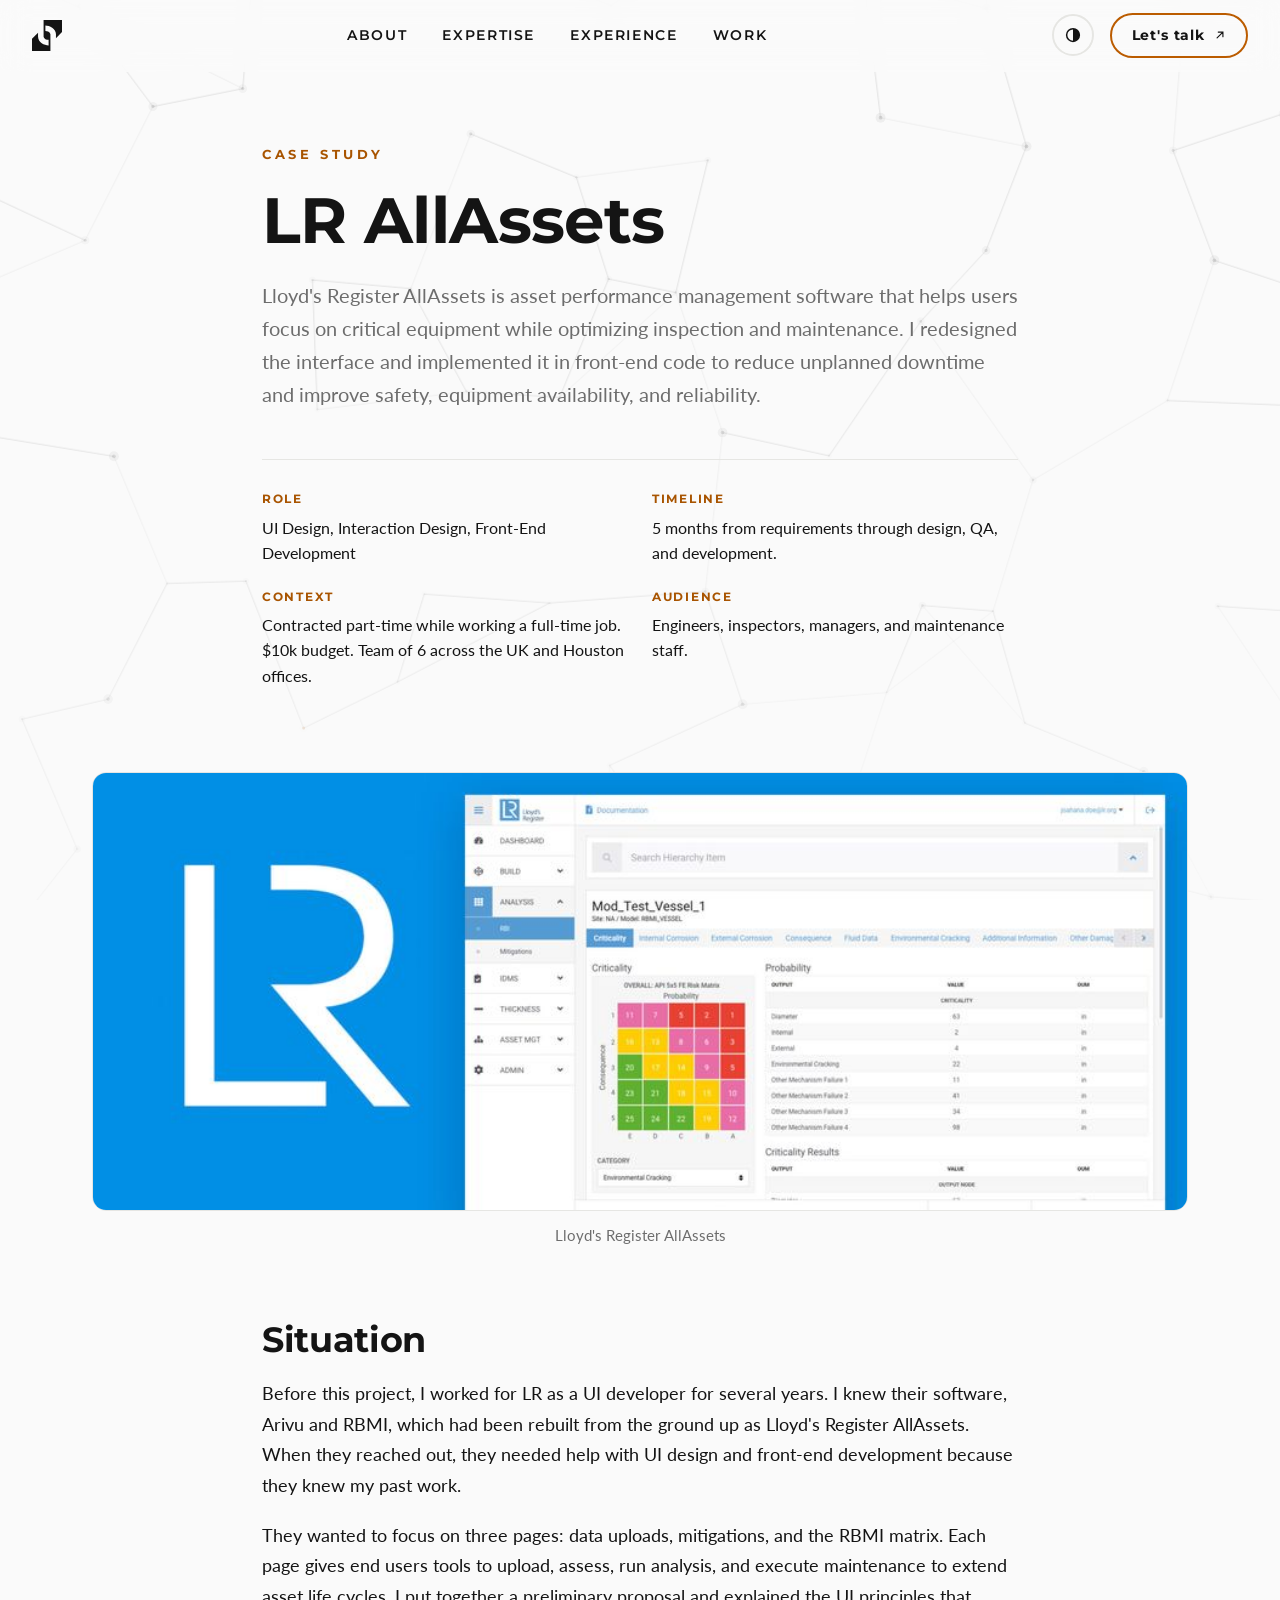
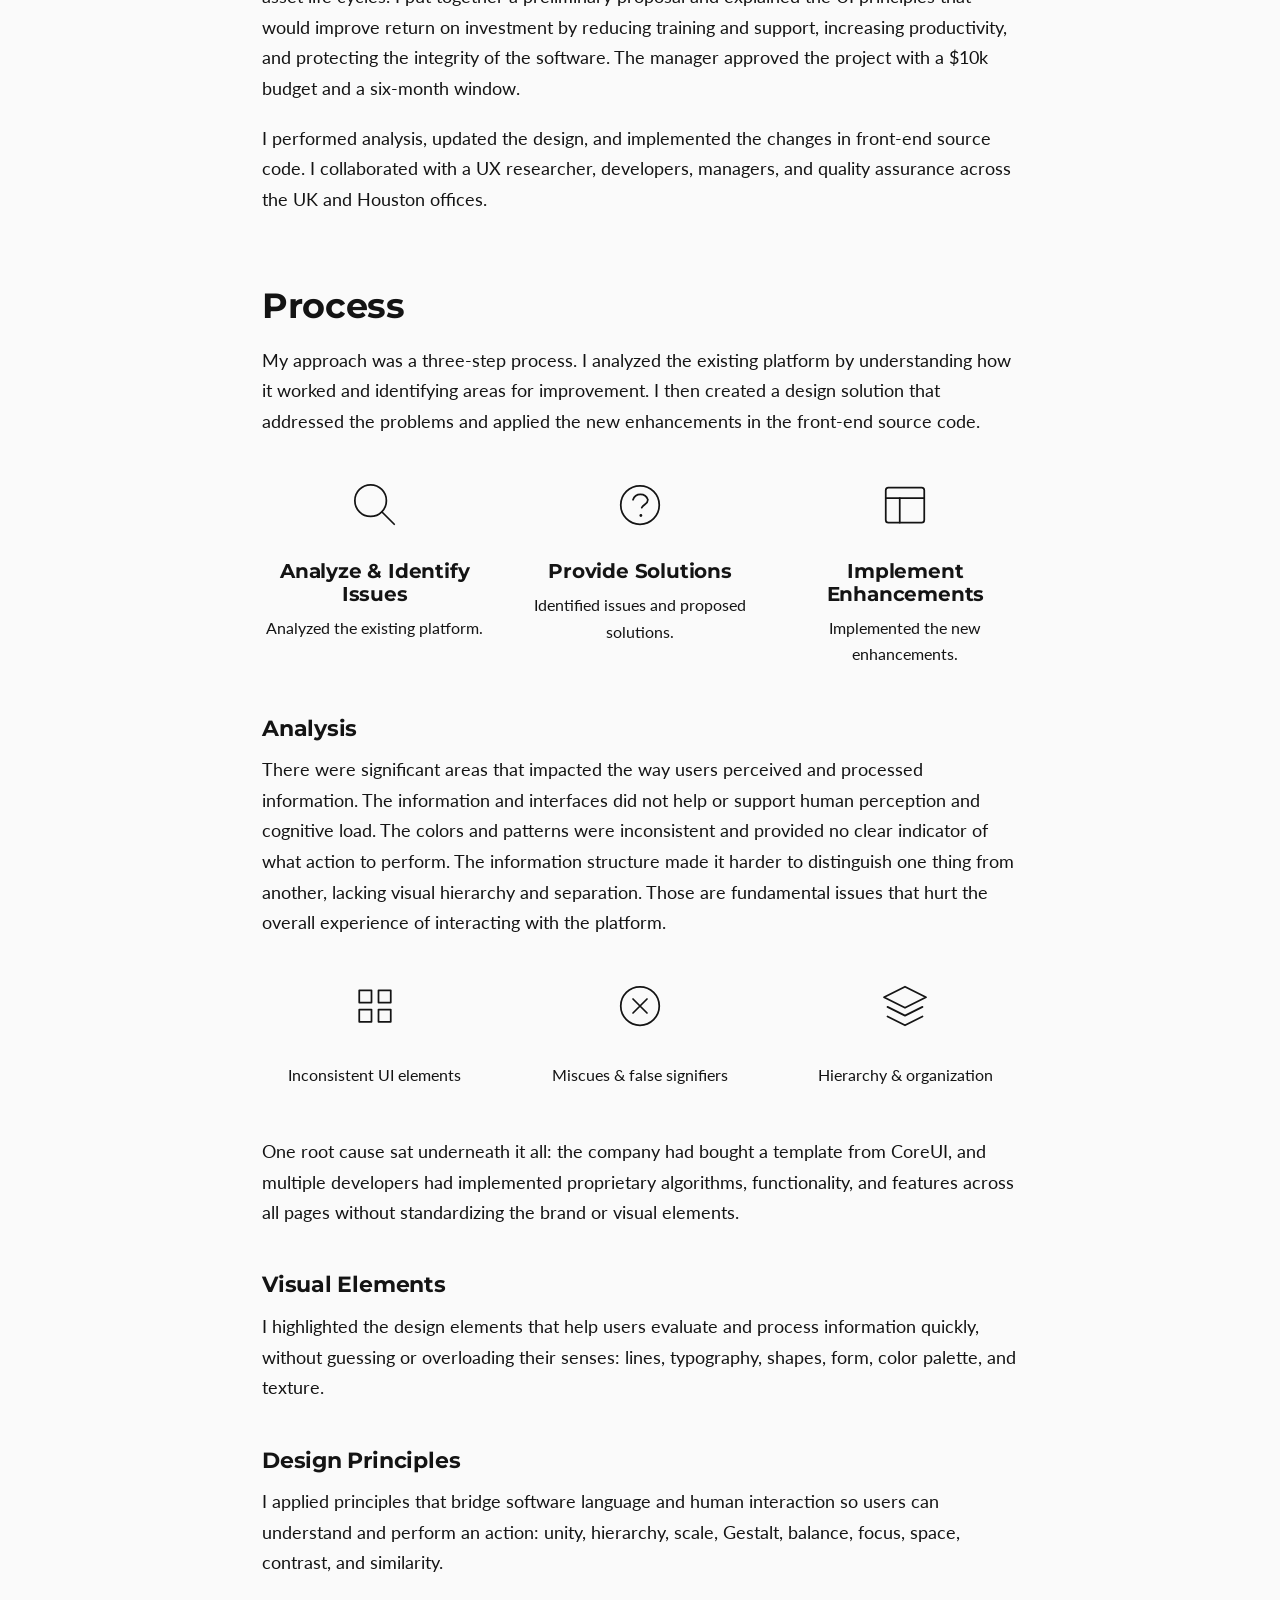
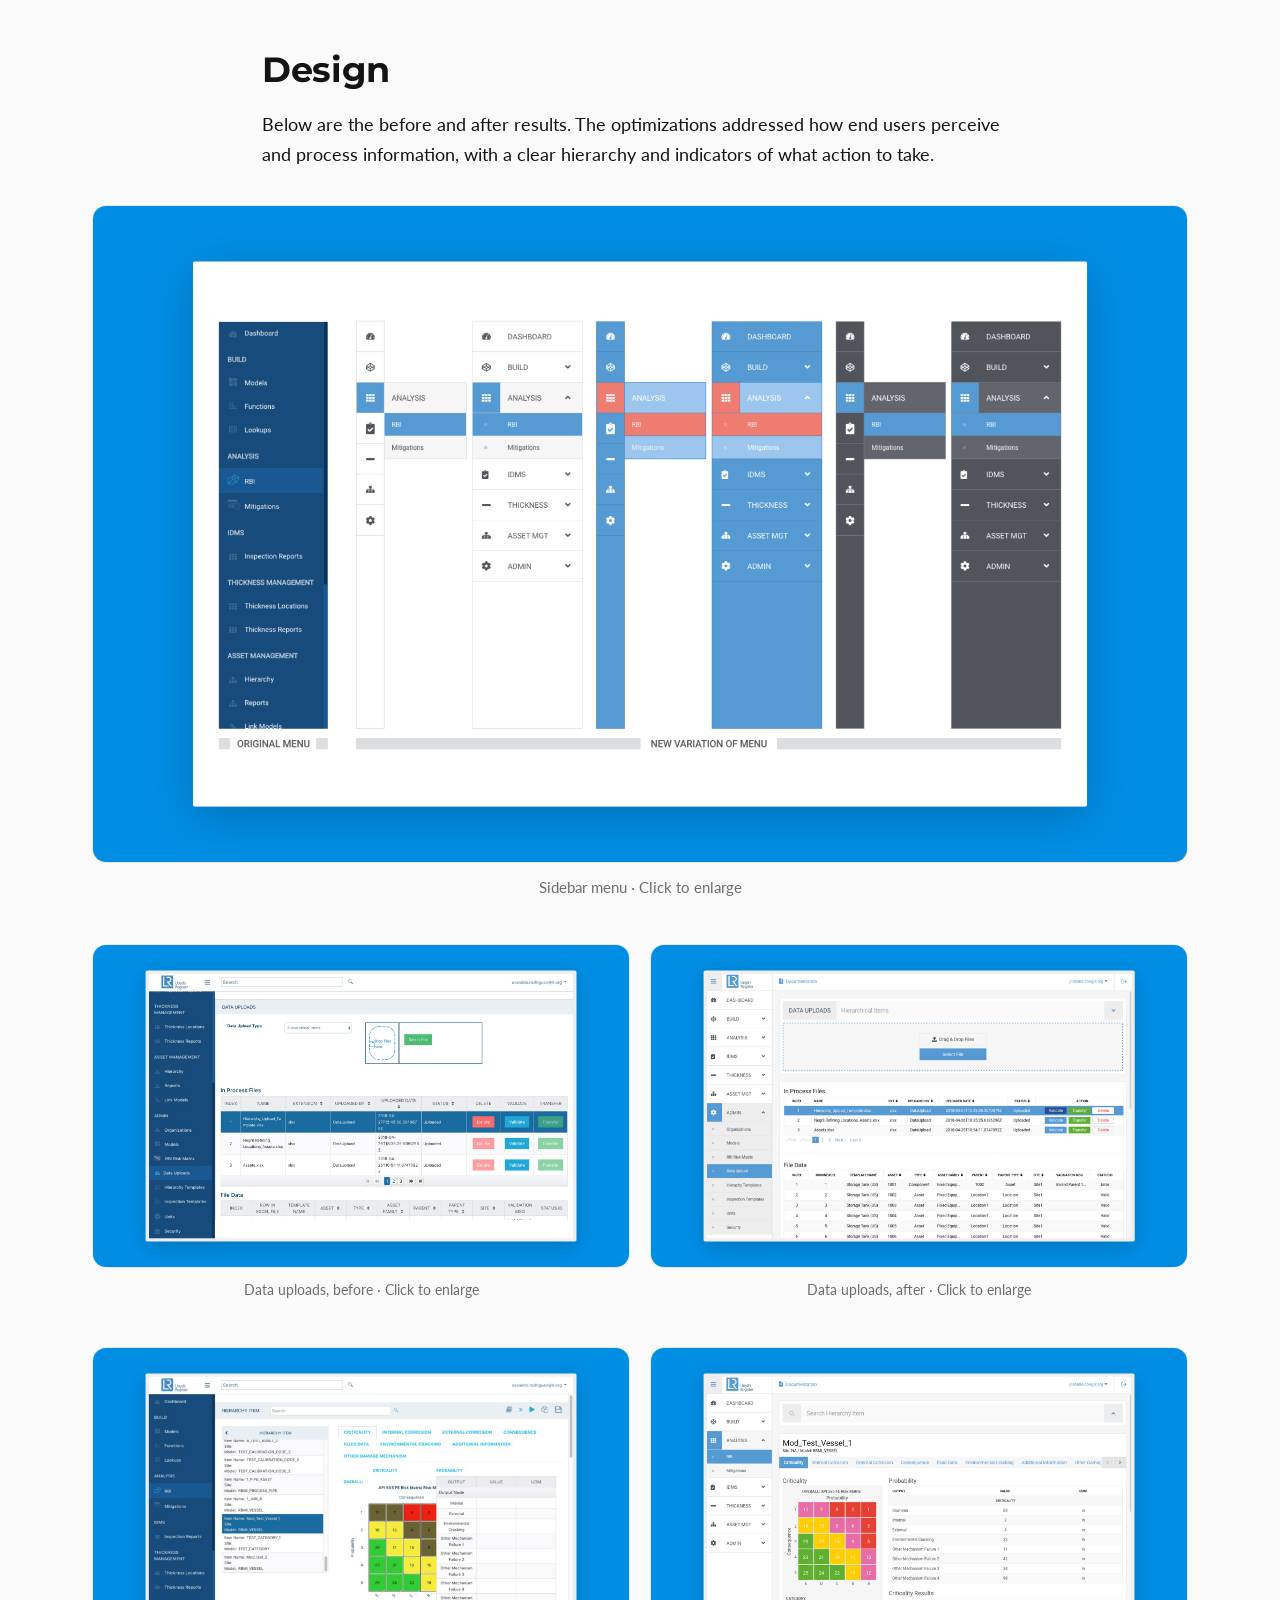
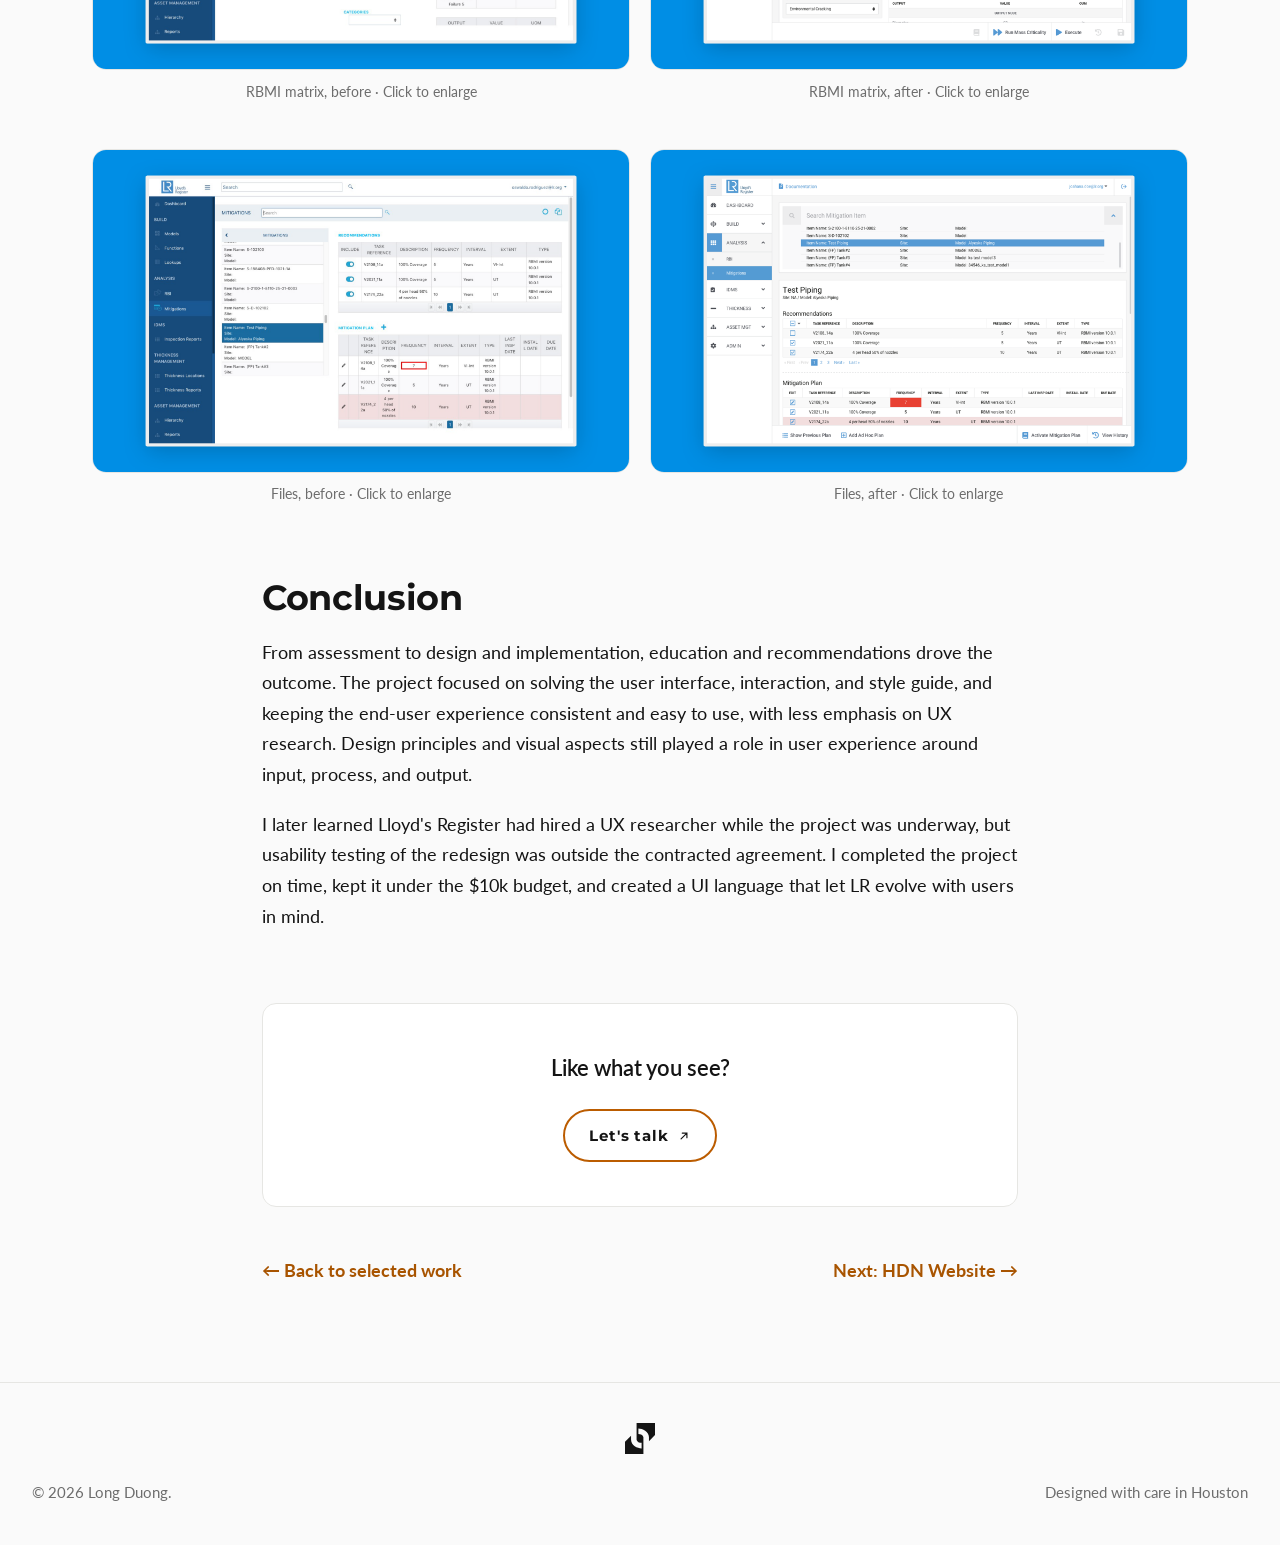
<file: case-studies/lr-allassets/index.html>
<!DOCTYPE html>
<html lang="en">
<head>
<meta charset="UTF-8">
<meta name="viewport" content="width=device-width, initial-scale=1.0">
<title>LR AllAssets, Case Study by Long Duong</title>
<meta name="description" content="Redesign and front-end implementation of Lloyd's Register AllAssets asset performance management software. Standardized the interface across data uploads, mitigations, and the RBMI matrix, delivered on time and under a $10k budget.">
<link rel="canonical" href="https://lduong.com/case-studies/lr-allassets/">
<meta property="og:type" content="article">
<meta property="og:site_name" content="Long Duong">
<meta property="og:title" content="LR AllAssets, Case Study by Long Duong">
<meta property="og:description" content="Redesign and front-end implementation of Lloyd's Register AllAssets asset performance management software. Standardized the interface across data uploads, mitigations, and the RBMI matrix, delivered on time and under a $10k budget.">
<meta property="og:url" content="https://lduong.com/case-studies/lr-allassets/">
<meta property="og:image" content="https://lduong.com/images/case-studies/lr-cover.jpg?v=1">
<meta name="twitter:card" content="summary_large_image">
<meta name="twitter:title" content="LR AllAssets, Case Study by Long Duong">
<meta name="twitter:description" content="Redesign and front-end implementation of Lloyd's Register AllAssets asset performance management software. Standardized the interface across data uploads, mitigations, and the RBMI matrix, delivered on time and under a $10k budget.">
<meta name="twitter:image" content="https://lduong.com/images/case-studies/lr-cover.jpg?v=1">
<link rel="icon" type="image/svg+xml" href="../../images/logo.svg" media="(prefers-color-scheme: light)">
<link rel="icon" type="image/svg+xml" href="../../images/logo-white.svg" media="(prefers-color-scheme: dark)">
<link rel="apple-touch-icon" href="../../favicon.svg">
<link rel="preconnect" href="https://fonts.googleapis.com">
<link rel="preconnect" href="https://fonts.gstatic.com" crossorigin>
<link href="https://fonts.googleapis.com/css2?family=Montserrat:wght@300;400;600;700;800&family=Lato:ital,wght@0,300;0,400;0,700;1,400&display=swap" rel="stylesheet">
<script>
(function(){try{var t=localStorage.getItem('ld-theme');if(t==='light'||t==='dark')document.documentElement.setAttribute('data-theme',t);}catch(e){}})();
</script>
<!-- Google tag (gtag.js) -->
<script async src="https://www.googletagmanager.com/gtag/js?id=G-ZN2ECQF2DN"></script>
<script>
  window.dataLayer = window.dataLayer || [];
  function gtag(){dataLayer.push(arguments);}
  gtag('js', new Date());
  gtag('config', 'G-ZN2ECQF2DN');
</script>
<!-- Microsoft Clarity -->
<script type="text/javascript">
  (function(c,l,a,r,i,t,y){
    c[a]=c[a]||function(){(c[a].q=c[a].q||[]).push(arguments)};
    t=l.createElement(r);t.async=1;t.src="https://www.clarity.ms/tag/"+i;
    y=l.getElementsByTagName(r)[0];y.parentNode.insertBefore(t,y);
  })(window, document, "clarity", "script", "u0vo263eke");
</script>
<link rel="stylesheet" href="../../styles.css?v=58">
</head>
<body>
<canvas id="bgCanvas" aria-hidden="true"></canvas>

<header class="site-nav" id="siteNav">
  <a class="nav-logo" href="../../#top" aria-label="Back to top">
    <svg viewBox="0 0 150 153.76" width="30" height="31" aria-hidden="true"><path fill="currentColor" d="M58,82.65s3,16,25,16v28.14c-21,0-52.8-14.17-52.8-44.31,0-7.07.07-13.51.07-19.3L0,93.46c0,.16.08.32.12.48L0,93.88v59.88H92.09L92,71S89,55,67,55V26.86c20,0,52.84,14.17,52.84,44.31,0,6.92-.07,13.24-.07,18.93L150,59.88v0l0,0V0H57.93Z"/></svg>
  </a>
  <nav class="nav-links" aria-label="Primary">
    <a href="../../#about">About</a>
    <a href="../../#expertise">Expertise</a>
    <a href="../../#experience">Experience</a>
    <a href="../../#work">Work</a>
  </nav>
  <div class="nav-actions">
    <button class="theme-toggle" id="themeToggle" data-state="auto" aria-label="Theme: auto. Activate to change.">
      <svg class="tt-auto" viewBox="0 0 24 24" width="18" height="18" aria-hidden="true"><circle cx="12" cy="12" r="8.5" fill="none" stroke="currentColor" stroke-width="2"/><path d="M12 3.5a8.5 8.5 0 0 1 0 17z" fill="currentColor"/></svg>
      <svg class="tt-sun" viewBox="0 0 24 24" width="18" height="18" aria-hidden="true"><circle cx="12" cy="12" r="4.5" fill="none" stroke="currentColor" stroke-width="2"/><path d="M12 2.5v2.3M12 19.2v2.3M2.5 12h2.3M19.2 12h2.3M5.2 5.2l1.6 1.6M17.2 17.2l1.6 1.6M18.8 5.2l-1.6 1.6M6.8 17.2l-1.6 1.6" stroke="currentColor" stroke-width="2" stroke-linecap="round"/></svg>
      <svg class="tt-moon" viewBox="0 0 24 24" width="18" height="18" aria-hidden="true"><path d="M20 14.5A8 8 0 0 1 9.5 4 8 8 0 1 0 20 14.5z" fill="none" stroke="currentColor" stroke-width="2" stroke-linejoin="round"/></svg>
    </button>
    <a class="btn-connect" href="../../#contact">Let's talk
      <svg viewBox="0 0 24 24" width="14" height="14" aria-hidden="true"><path d="M7 17L17 7M9 7h8v8" fill="none" stroke="currentColor" stroke-width="2" stroke-linecap="round"/></svg>
    </a>
  </div>
</header>

<main id="top">
  <section class="case-hero">
    <div class="wrap narrow">
      <p class="kicker reveal">Case Study</p>
      <h1 class="reveal">LR AllAssets</h1>
      <p class="case-lede reveal">Lloyd's Register AllAssets is asset performance management software that helps users focus on critical equipment while optimizing inspection and maintenance. I redesigned the interface and implemented it in front-end code to reduce unplanned downtime and improve safety, equipment availability, and reliability.</p>
      <div class="case-meta reveal">
        <div>
          <h2>Role</h2>
          <p>UI Design, Interaction Design, Front-End Development</p>
        </div>
        <div>
          <h2>Timeline</h2>
          <p>5 months from requirements through design, QA, and development.</p>
        </div>
        <div>
          <h2>Context</h2>
          <p>Contracted part-time while working a full-time job. $10k budget. Team of 6 across the UK and Houston offices.</p>
        </div>
        <div>
          <h2>Audience</h2>
          <p>Engineers, inspectors, managers, and maintenance staff.</p>
        </div>
      </div>
    </div>
  </section>

  <section class="case-body">
    <div class="wrap">
      <figure class="case-figure reveal">
        <img src="../../images/case-studies/lr-cover.jpg?v=1" alt="Lloyd's Register AllAssets" width="1920" height="768">
        <figcaption>Lloyd's Register AllAssets</figcaption>
      </figure>
    </div>
    <div class="wrap narrow">

      <h2 class="reveal">Situation</h2>
      <p class="reveal">Before this project, I worked for LR as a UI developer for several years. I knew their software, Arivu and RBMI, which had been rebuilt from the ground up as Lloyd's Register AllAssets. When they reached out, they needed help with UI design and front-end development because they knew my past work.</p>
      <p class="reveal">They wanted to focus on three pages: data uploads, mitigations, and the RBMI matrix. Each page gives end users tools to upload, assess, run analysis, and execute maintenance to extend asset life cycles. I put together a preliminary proposal and explained the UI principles that would improve return on investment by reducing training and support, increasing productivity, and protecting the integrity of the software. The manager approved the project with a $10k budget and a six-month window.</p>
      <p class="reveal">I performed analysis, updated the design, and implemented the changes in front-end source code. I collaborated with a UX researcher, developers, managers, and quality assurance across the UK and Houston offices.</p>

      <h2 class="reveal">Process</h2>
      <p class="reveal">My approach was a three-step process. I analyzed the existing platform by understanding how it worked and identifying areas for improvement. I then created a design solution that addressed the problems and applied the new enhancements in the front-end source code.</p>
      <div class="case-icon-row reveal">
        <div>
          <svg viewBox="0 0 64 64" fill="none" stroke="currentColor" stroke-width="2" stroke-linecap="round" stroke-linejoin="round" aria-hidden="true"><circle cx="27" cy="27" r="18"/><path d="M40 40 L54 54"/></svg>
          <h3>Analyze &amp; Identify Issues</h3>
          <p>Analyzed the existing platform.</p>
        </div>
        <div>
          <svg viewBox="0 0 64 64" fill="none" stroke="currentColor" stroke-width="2" stroke-linecap="round" stroke-linejoin="round" aria-hidden="true"><circle cx="32" cy="32" r="22"/><path d="M24 26 A9 9 0 0 1 41 26 C41 31 36 31 34 35"/><circle cx="33" cy="44" r="1.6" fill="currentColor" stroke="none"/></svg>
          <h3>Provide Solutions</h3>
          <p>Identified issues and proposed solutions.</p>
        </div>
        <div>
          <svg viewBox="0 0 64 64" fill="none" stroke="currentColor" stroke-width="2" stroke-linecap="round" stroke-linejoin="round" aria-hidden="true"><rect x="10" y="12" width="44" height="40" rx="3"/><path d="M10 24 H54"/><path d="M26 24 V52"/></svg>
          <h3>Implement Enhancements</h3>
          <p>Implemented the new enhancements.</p>
        </div>
      </div>

      <h3 class="reveal">Analysis</h3>
      <p class="reveal">There were significant areas that impacted the way users perceived and processed information. The information and interfaces did not help or support human perception and cognitive load. The colors and patterns were inconsistent and provided no clear indicator of what action to perform. The information structure made it harder to distinguish one thing from another, lacking visual hierarchy and separation. Those are fundamental issues that hurt the overall experience of interacting with the platform.</p>
      <div class="case-icon-row reveal">
        <div>
          <svg viewBox="0 0 64 64" fill="none" stroke="currentColor" stroke-width="2" stroke-linecap="round" stroke-linejoin="round" aria-hidden="true"><rect x="14" y="14" width="14" height="14"/><rect x="36" y="14" width="14" height="14"/><rect x="14" y="36" width="14" height="14"/><rect x="36" y="36" width="14" height="14"/></svg>
          <p>Inconsistent UI elements</p>
        </div>
        <div>
          <svg viewBox="0 0 64 64" fill="none" stroke="currentColor" stroke-width="2" stroke-linecap="round" stroke-linejoin="round" aria-hidden="true"><circle cx="32" cy="32" r="22"/><path d="M24 24 L40 40 M40 24 L24 40"/></svg>
          <p>Miscues &amp; false signifiers</p>
        </div>
        <div>
          <svg viewBox="0 0 64 64" fill="none" stroke="currentColor" stroke-width="2" stroke-linecap="round" stroke-linejoin="round" aria-hidden="true"><path d="M32 10 L56 22 L32 34 L8 22 Z"/><path d="M12 33 L32 43 L52 33"/><path d="M12 44 L32 54 L52 44"/></svg>
          <p>Hierarchy &amp; organization</p>
        </div>
      </div>
      <p class="reveal">One root cause sat underneath it all: the company had bought a template from CoreUI, and multiple developers had implemented proprietary algorithms, functionality, and features across all pages without standardizing the brand or visual elements.</p>

      <h3 class="reveal">Visual Elements</h3>
      <p class="reveal">I highlighted the design elements that help users evaluate and process information quickly, without guessing or overloading their senses: lines, typography, shapes, form, color palette, and texture.</p>

      <h3 class="reveal">Design Principles</h3>
      <p class="reveal">I applied principles that bridge software language and human interaction so users can understand and perform an action: unity, hierarchy, scale, Gestalt, balance, focus, space, contrast, and similarity.</p>

      <h2 class="reveal">Design</h2>
      <p class="reveal">Below are the before and after results. The optimizations addressed how end users perceive and process information, with a clear hierarchy and indicators of what action to take.</p>
    </div>
    <div class="wrap">
      <figure class="case-figure reveal zoomable">
        <img src="../../images/case-studies/lr-sidebar-nav.png?v=1" alt="Redesigned sidebar navigation" width="1920" height="1152" loading="lazy">
        <figcaption>Sidebar menu</figcaption>
      </figure>
      <div class="case-screens two reveal">
        <figure class="zoomable">
          <img src="../../images/case-studies/lr-upload-before.png?v=1" alt="Data uploads page before redesign" width="2000" height="1200" loading="lazy">
          <figcaption>Data uploads, before</figcaption>
        </figure>
        <figure class="zoomable">
          <img src="../../images/case-studies/lr-upload-after.png?v=1" alt="Data uploads page after redesign" width="2000" height="1200" loading="lazy">
          <figcaption>Data uploads, after</figcaption>
        </figure>
      </div>
      <div class="case-screens two reveal">
        <figure class="zoomable">
          <img src="../../images/case-studies/lr-matrix-before.png?v=1" alt="RBMI matrix page before redesign" width="1920" height="1152" loading="lazy">
          <figcaption>RBMI matrix, before</figcaption>
        </figure>
        <figure class="zoomable">
          <img src="../../images/case-studies/lr-matrix-after.png?v=1" alt="RBMI matrix page after redesign" width="2000" height="1200" loading="lazy">
          <figcaption>RBMI matrix, after</figcaption>
        </figure>
      </div>
      <div class="case-screens two reveal">
        <figure class="zoomable">
          <img src="../../images/case-studies/lr-files-before.png?v=1" alt="Files page before redesign" width="2000" height="1200" loading="lazy">
          <figcaption>Files, before</figcaption>
        </figure>
        <figure class="zoomable">
          <img src="../../images/case-studies/lr-files-after.png?v=1" alt="Files page after redesign" width="2000" height="1200" loading="lazy">
          <figcaption>Files, after</figcaption>
        </figure>
      </div>
    </div>
    <div class="wrap narrow">

      <h2 class="reveal">Conclusion</h2>
      <p class="reveal">From assessment to design and implementation, education and recommendations drove the outcome. The project focused on solving the user interface, interaction, and style guide, and keeping the end-user experience consistent and easy to use, with less emphasis on UX research. Design principles and visual aspects still played a role in user experience around input, process, and output.</p>
      <p class="reveal">I later learned Lloyd's Register had hired a UX researcher while the project was underway, but usability testing of the redesign was outside the contracted agreement. I completed the project on time, kept it under the $10k budget, and created a UI language that let LR evolve with users in mind.</p>

      <div class="case-cta reveal">
        <p>Like what you see?</p>
        <a class="btn-connect" href="../../#contact">Let's talk
          <svg viewBox="0 0 24 24" width="14" height="14" aria-hidden="true"><path d="M7 17L17 7M9 7h8v8" fill="none" stroke="currentColor" stroke-width="2" stroke-linecap="round"/></svg>
        </a>
      </div>
      <nav class="case-nav reveal" aria-label="Case study navigation">
        <a href="../../#work">&larr; Back to selected work</a>
        <a href="../hdn-website/">Next: HDN Website &rarr;</a>
      </nav>
    </div>
  </section>
</main>

<footer class="site-footer">
  <div class="wrap">
    <a class="foot-logo" href="../../#top" aria-label="Back to top">
      <svg viewBox="0 0 150 153.76" width="30" height="31" aria-hidden="true"><path fill="currentColor" d="M58,82.65s3,16,25,16v28.14c-21,0-52.8-14.17-52.8-44.31,0-7.07.07-13.51.07-19.3L0,93.46c0,.16.08.32.12.48L0,93.88v59.88H92.09L92,71S89,55,67,55V26.86c20,0,52.84,14.17,52.84,44.31,0,6.92-.07,13.24-.07,18.93L150,59.88v0l0,0V0H57.93Z"/></svg>
    </a>
    <div class="foot-row">
      <p>© <span id="year">2026</span> Long Duong.</p>
      <p><a class="foot-design" href="../../design/">Designed with care in Houston</a></p>
    </div>
  </div>
</footer>

<script src="../../script.js?v=34"></script>
</body>
</html>
</file>
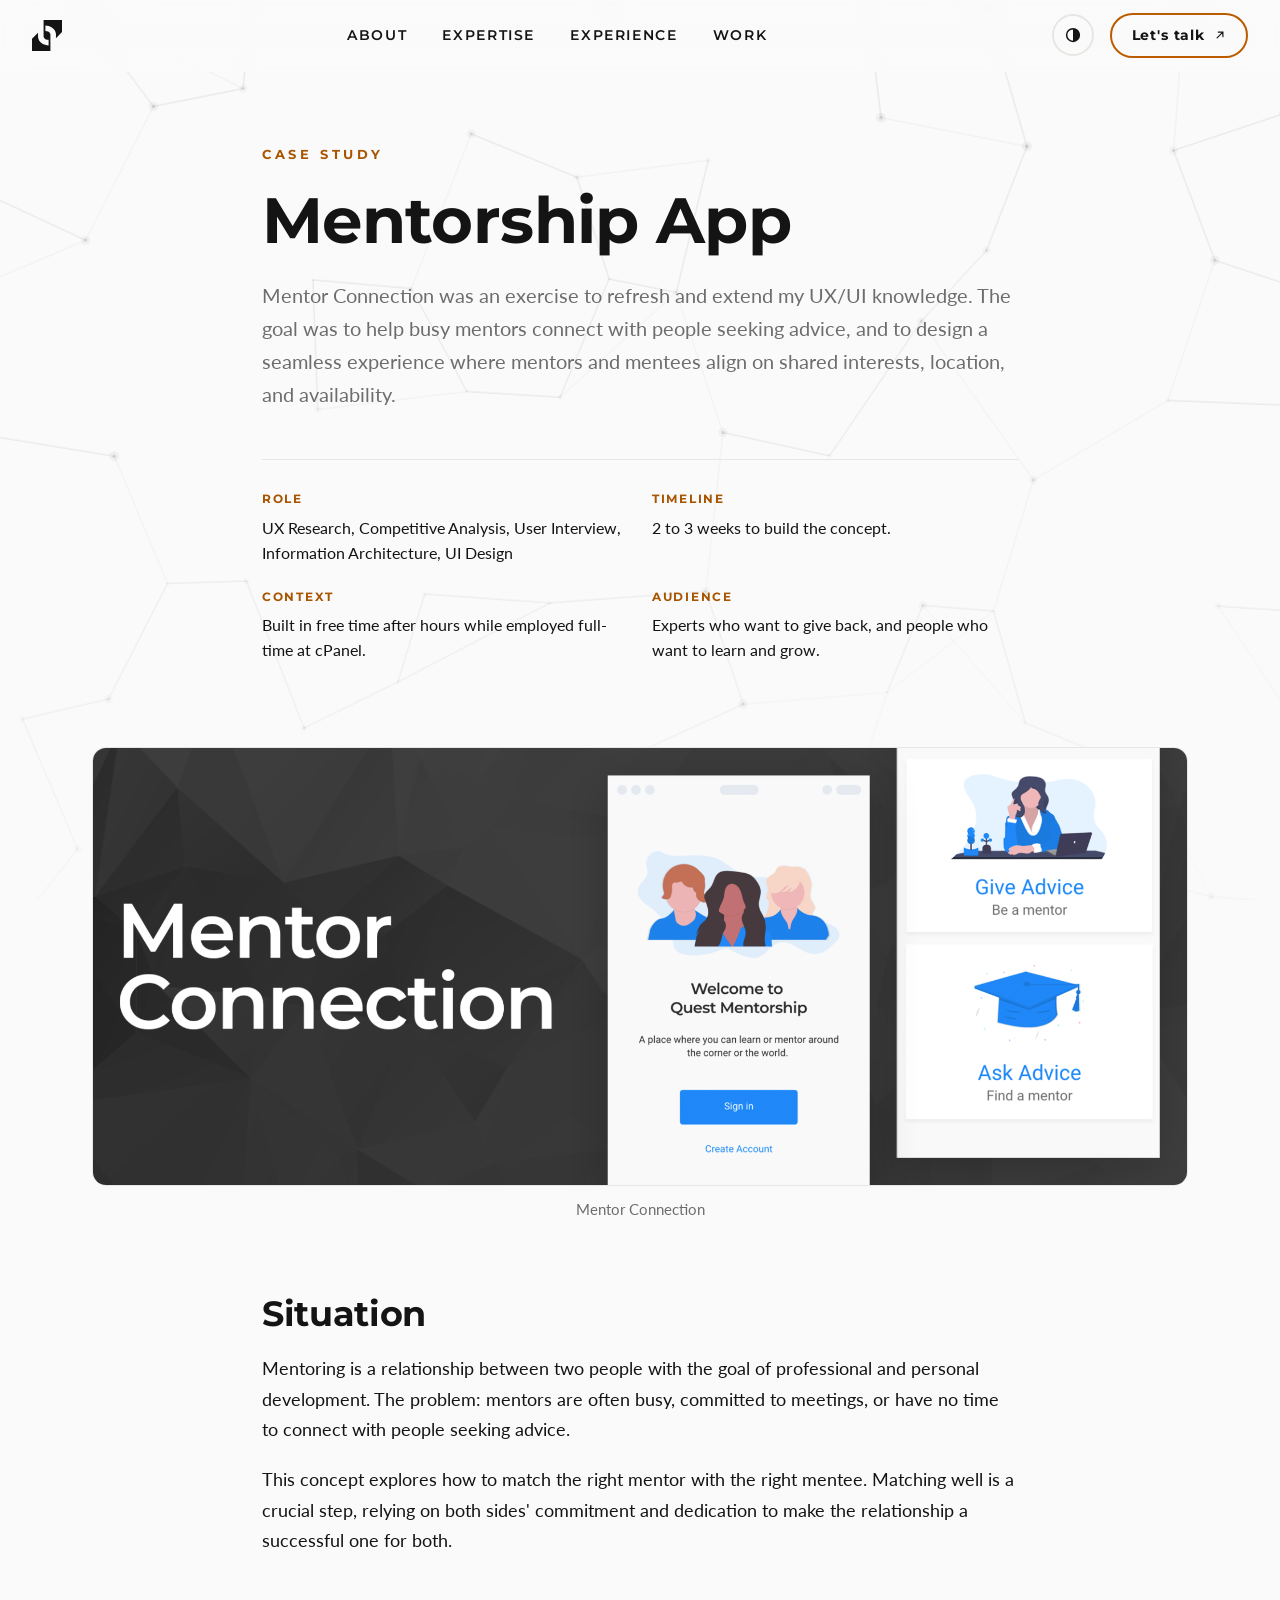
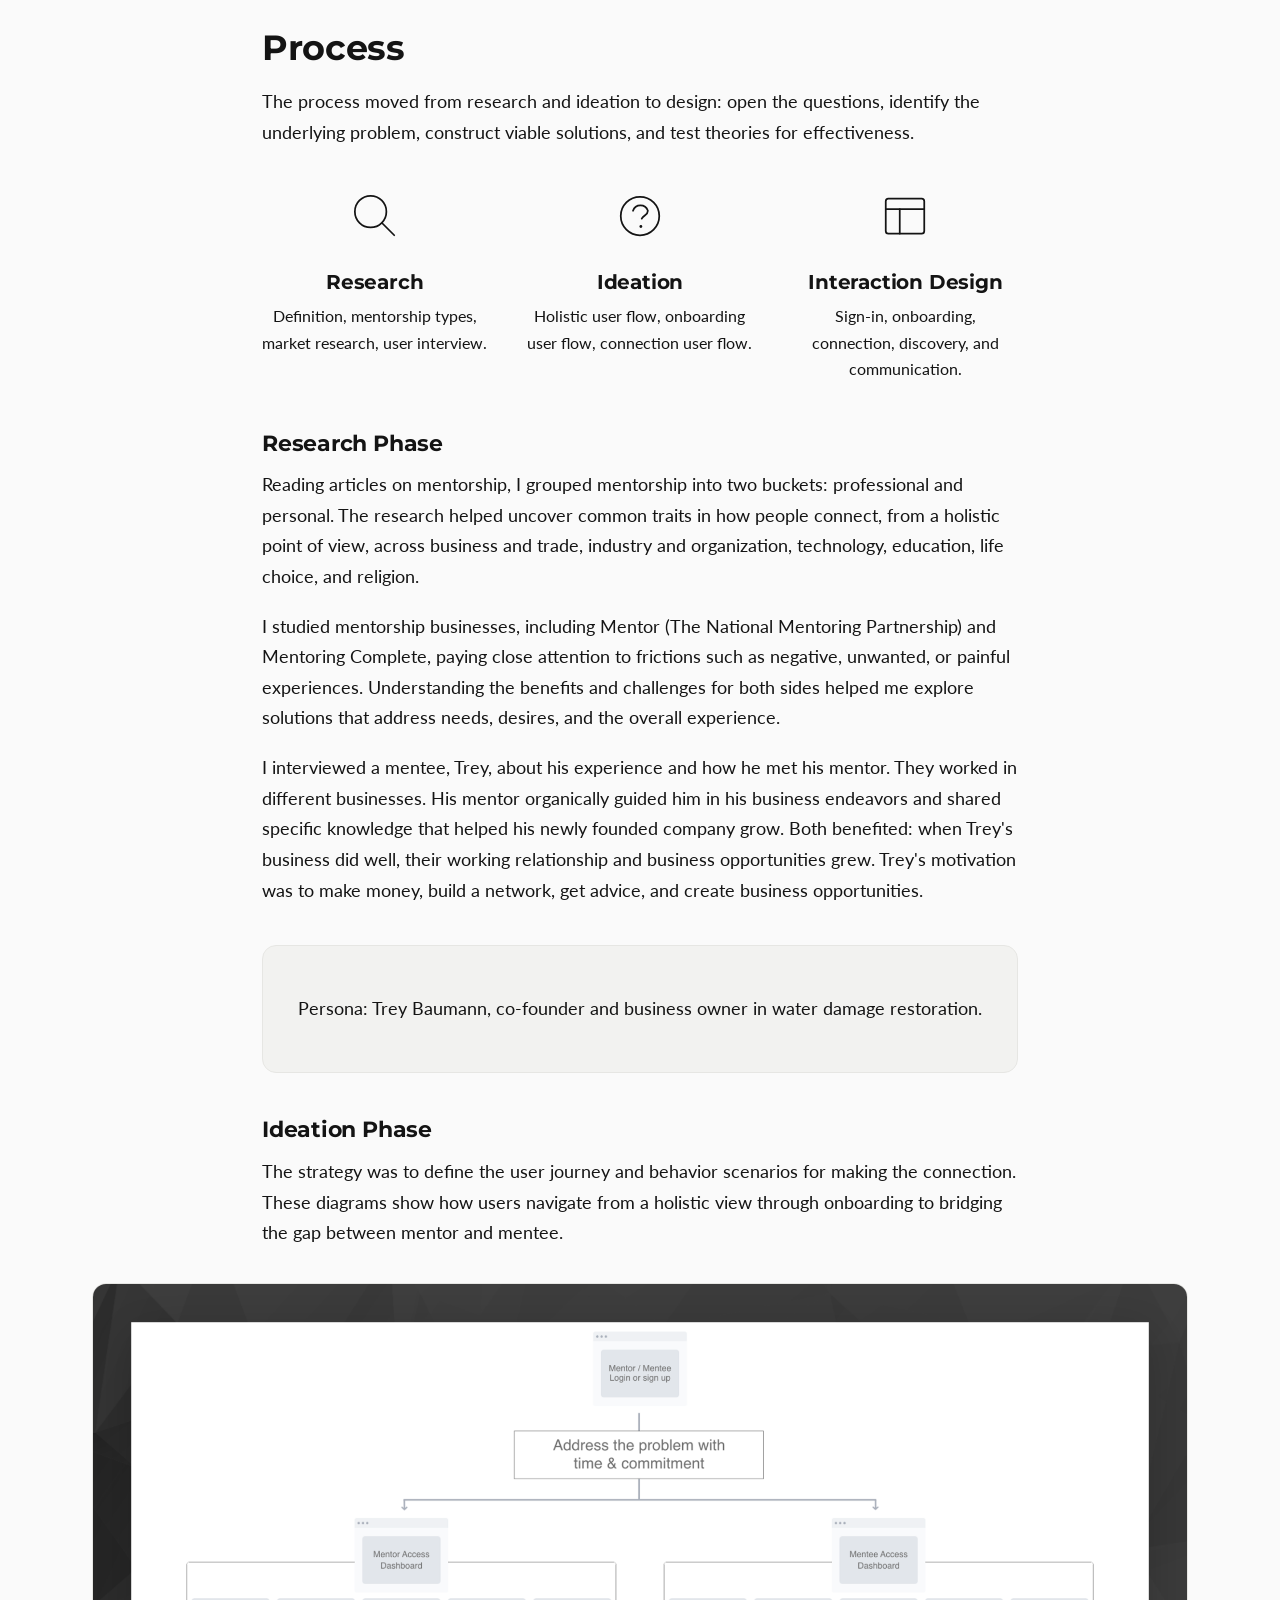
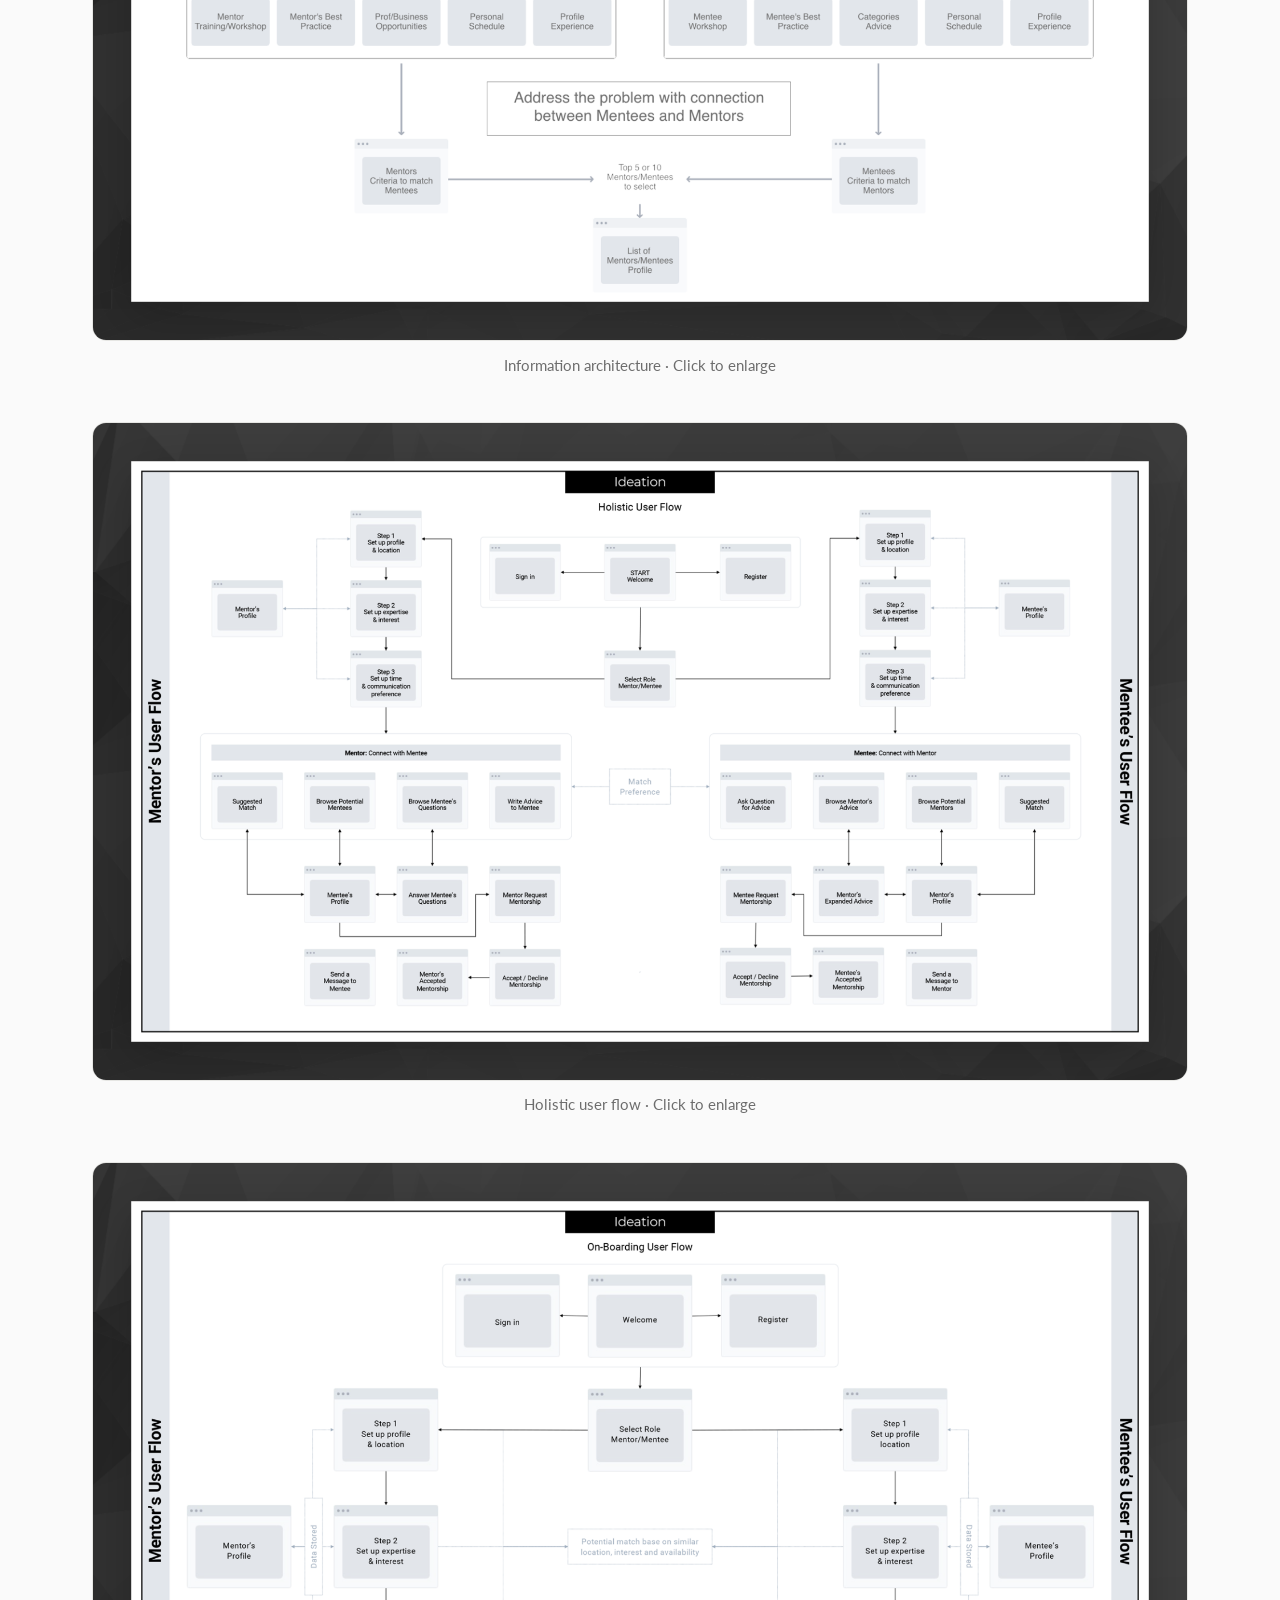
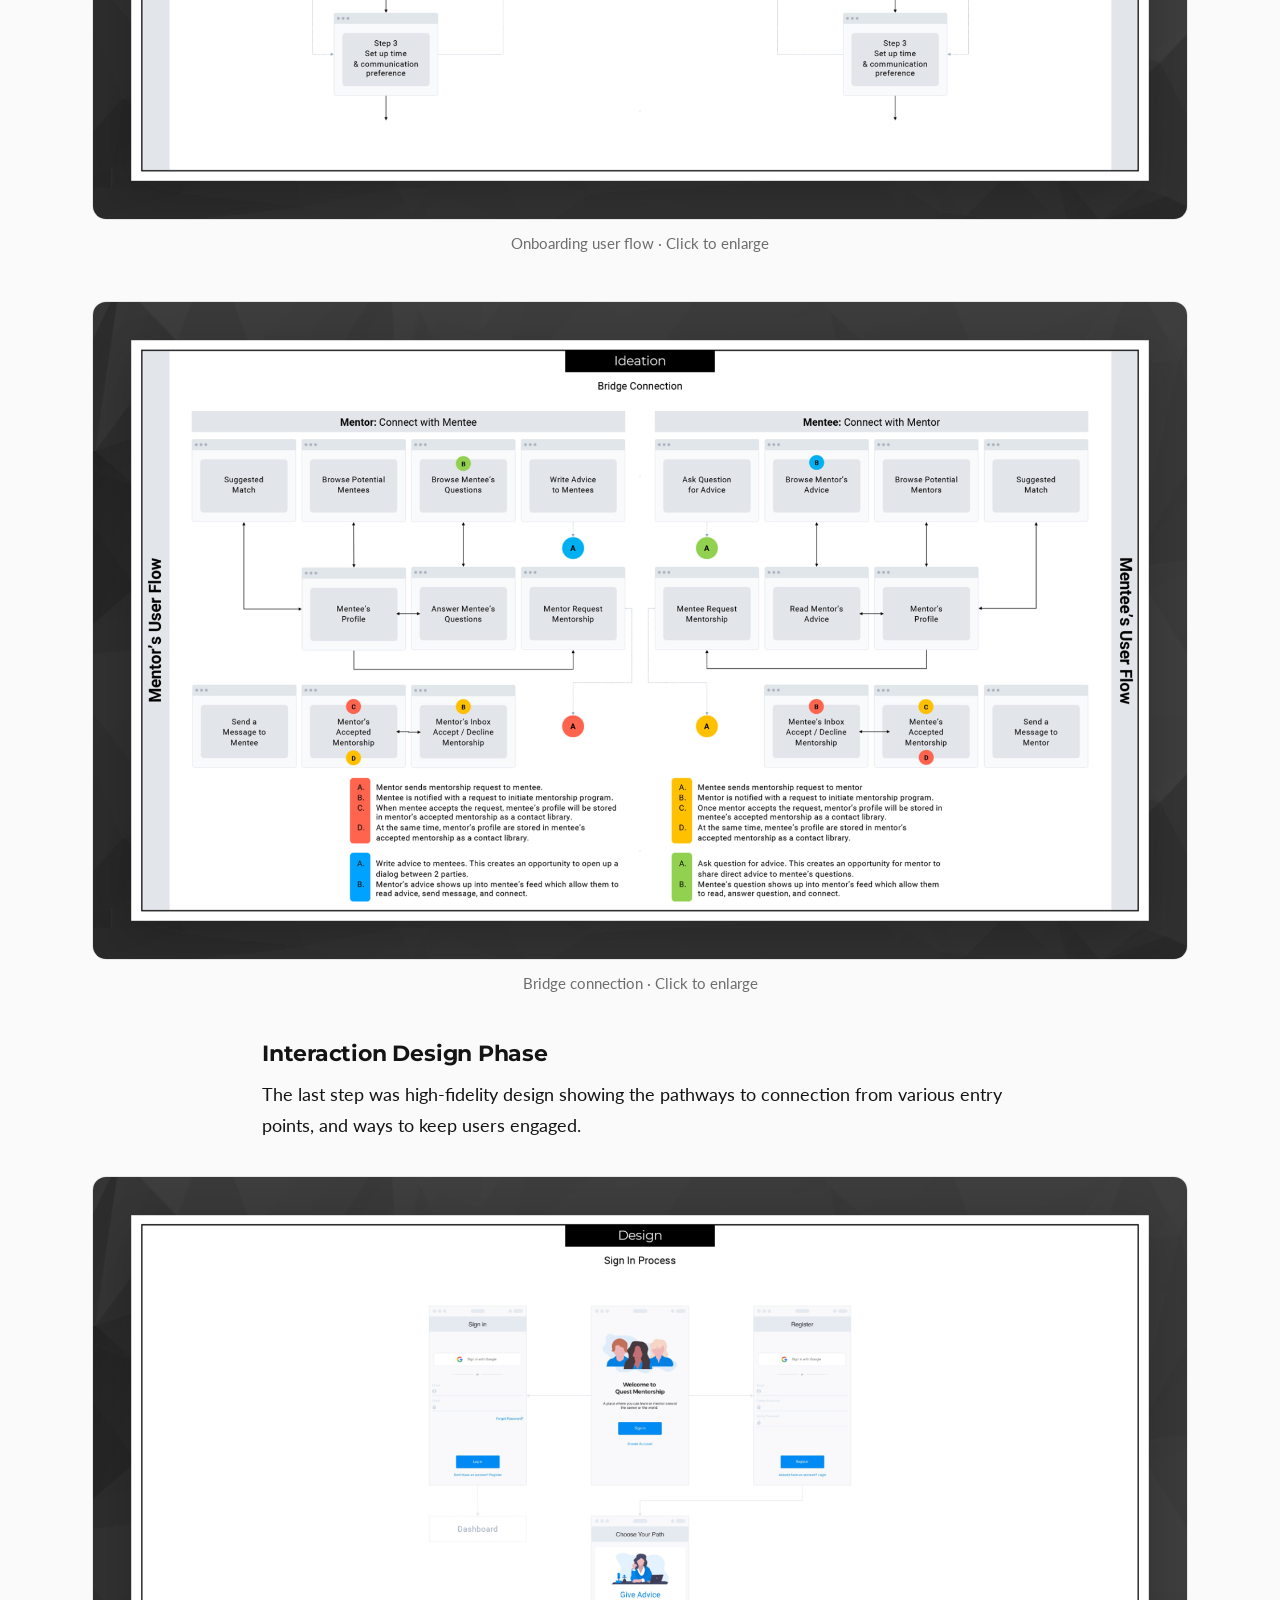
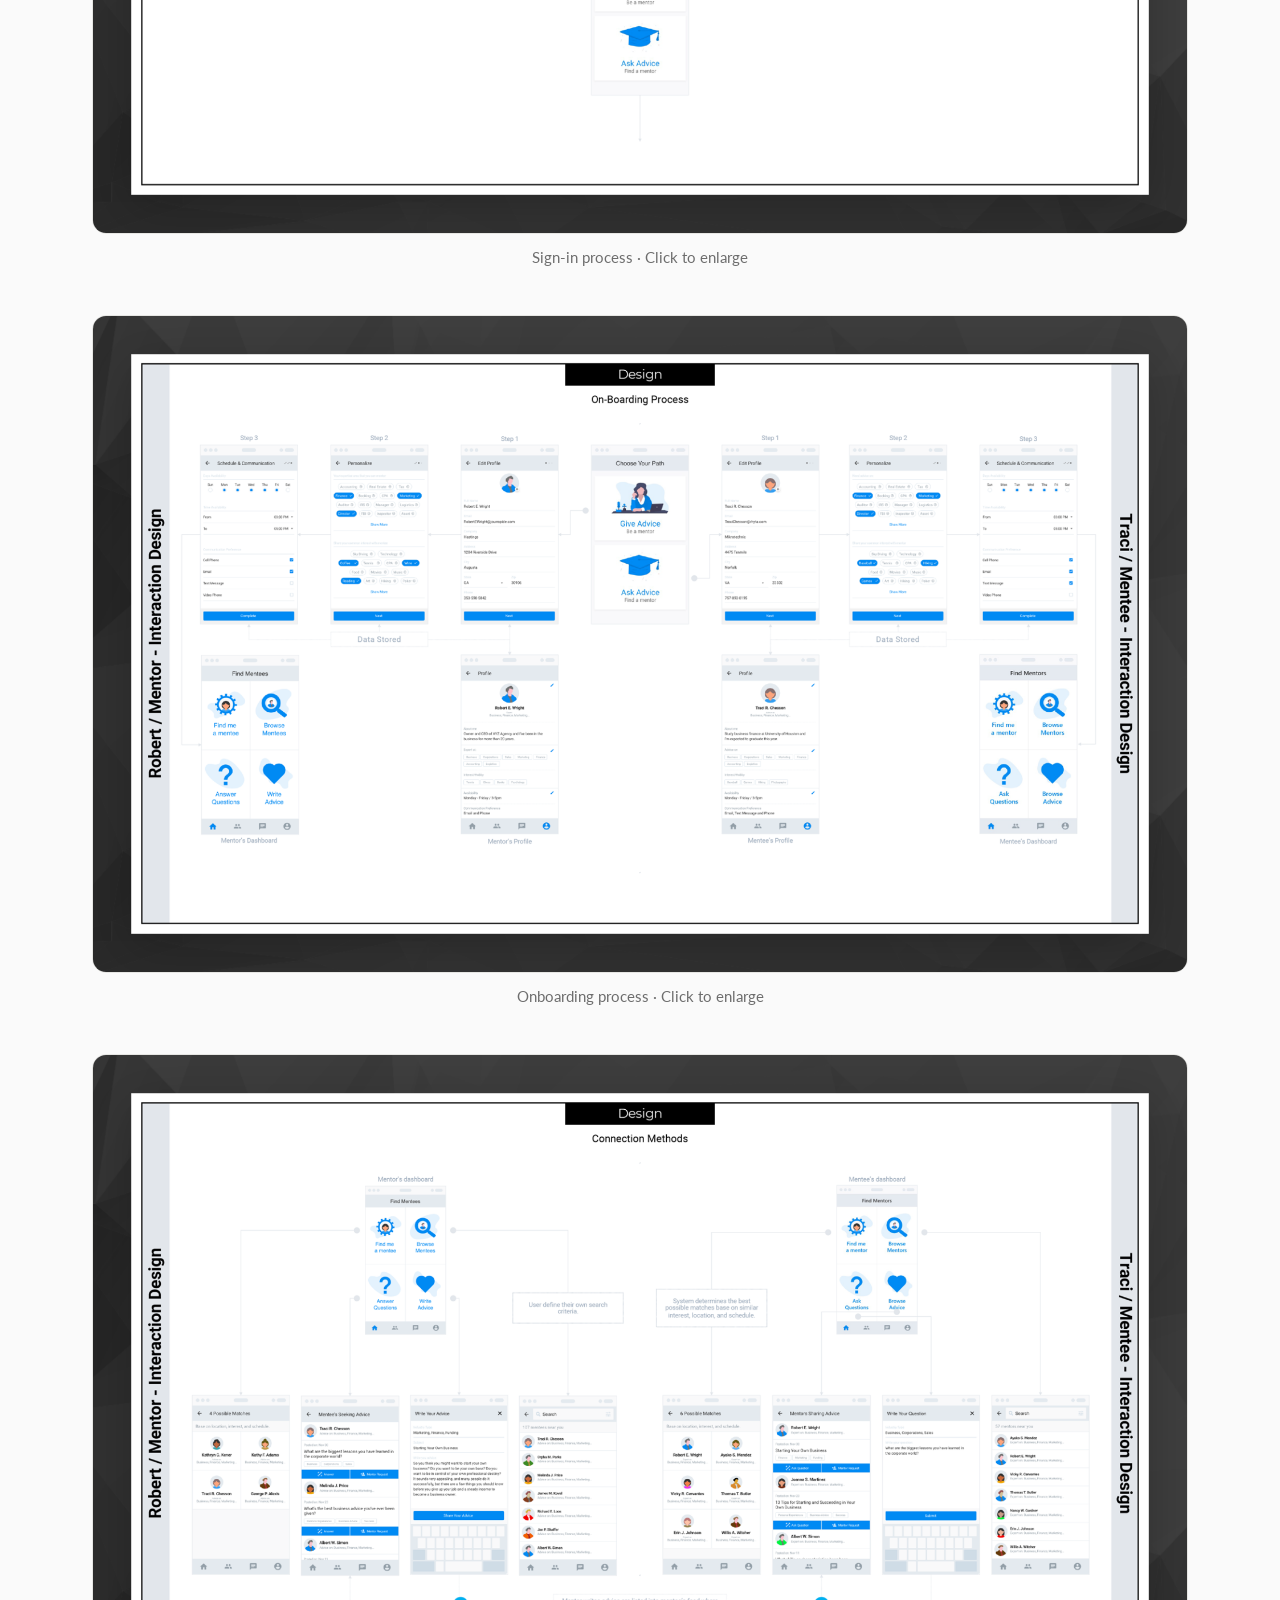
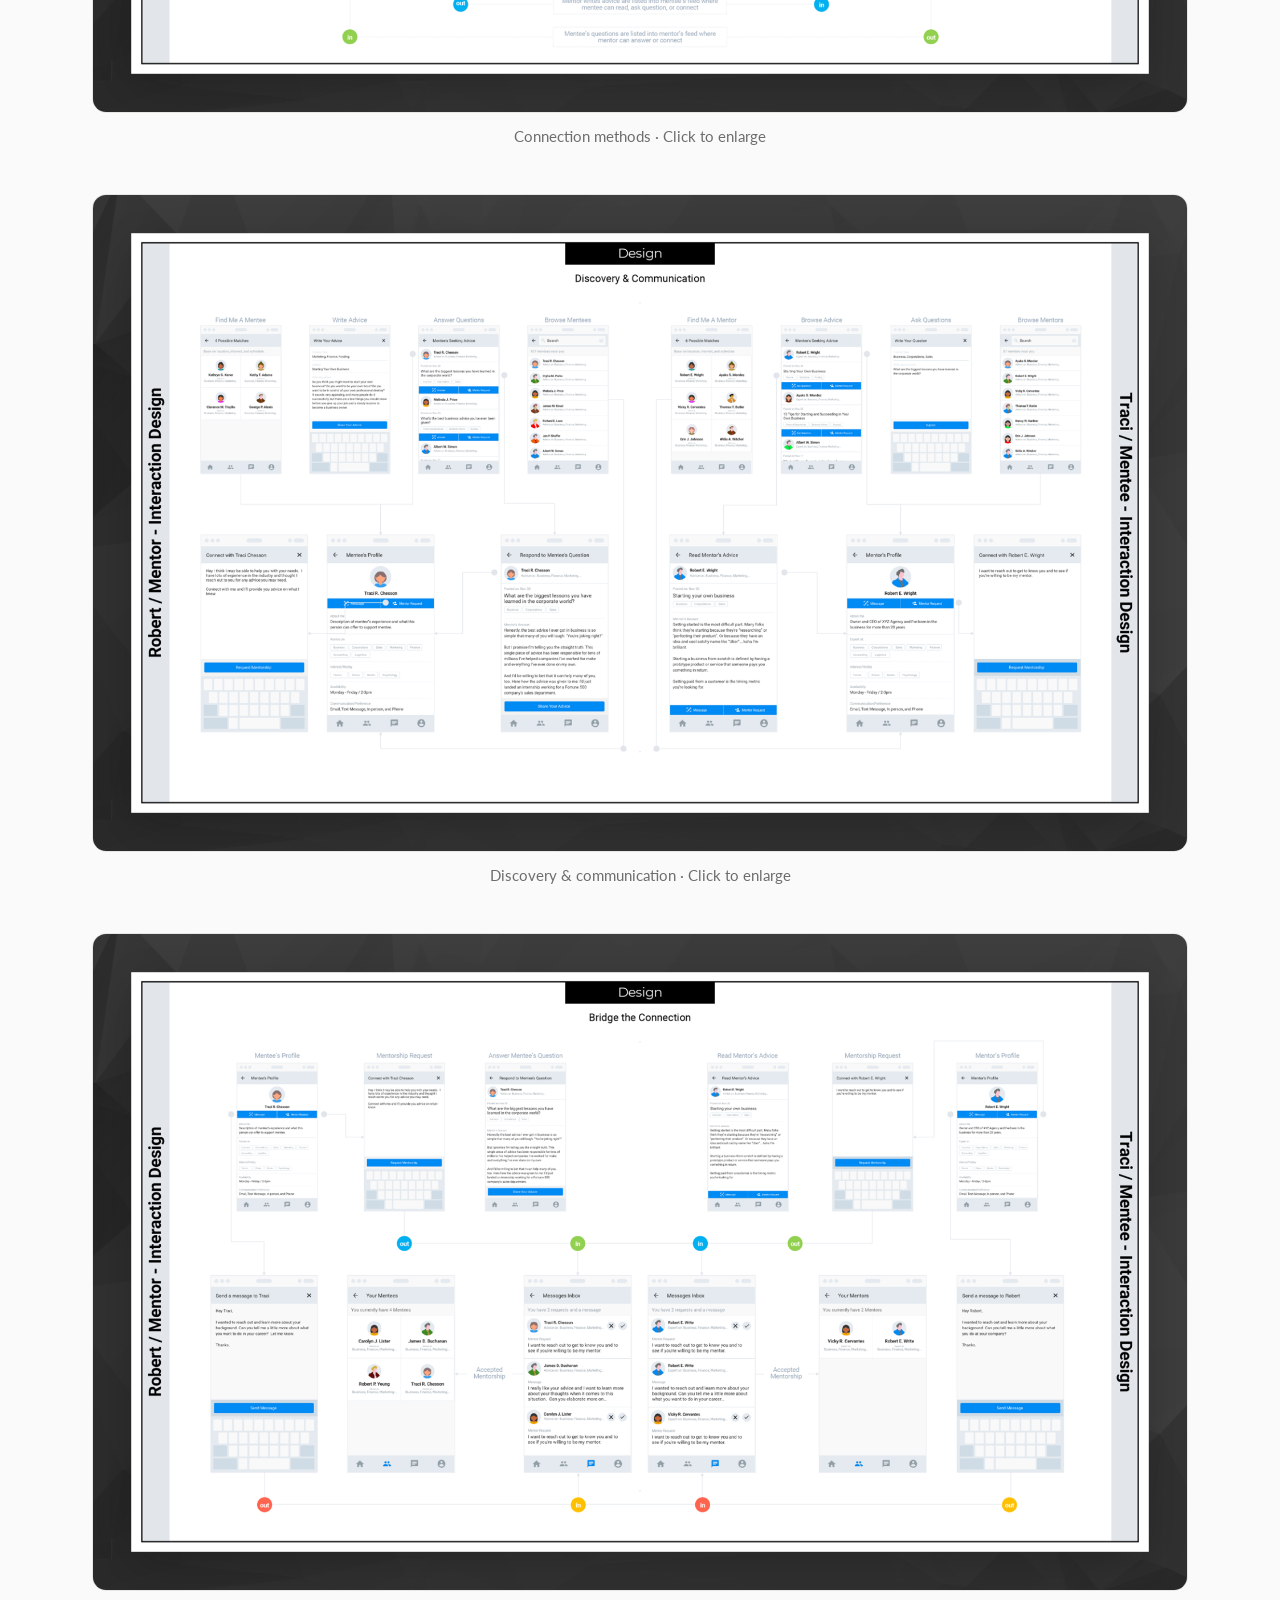
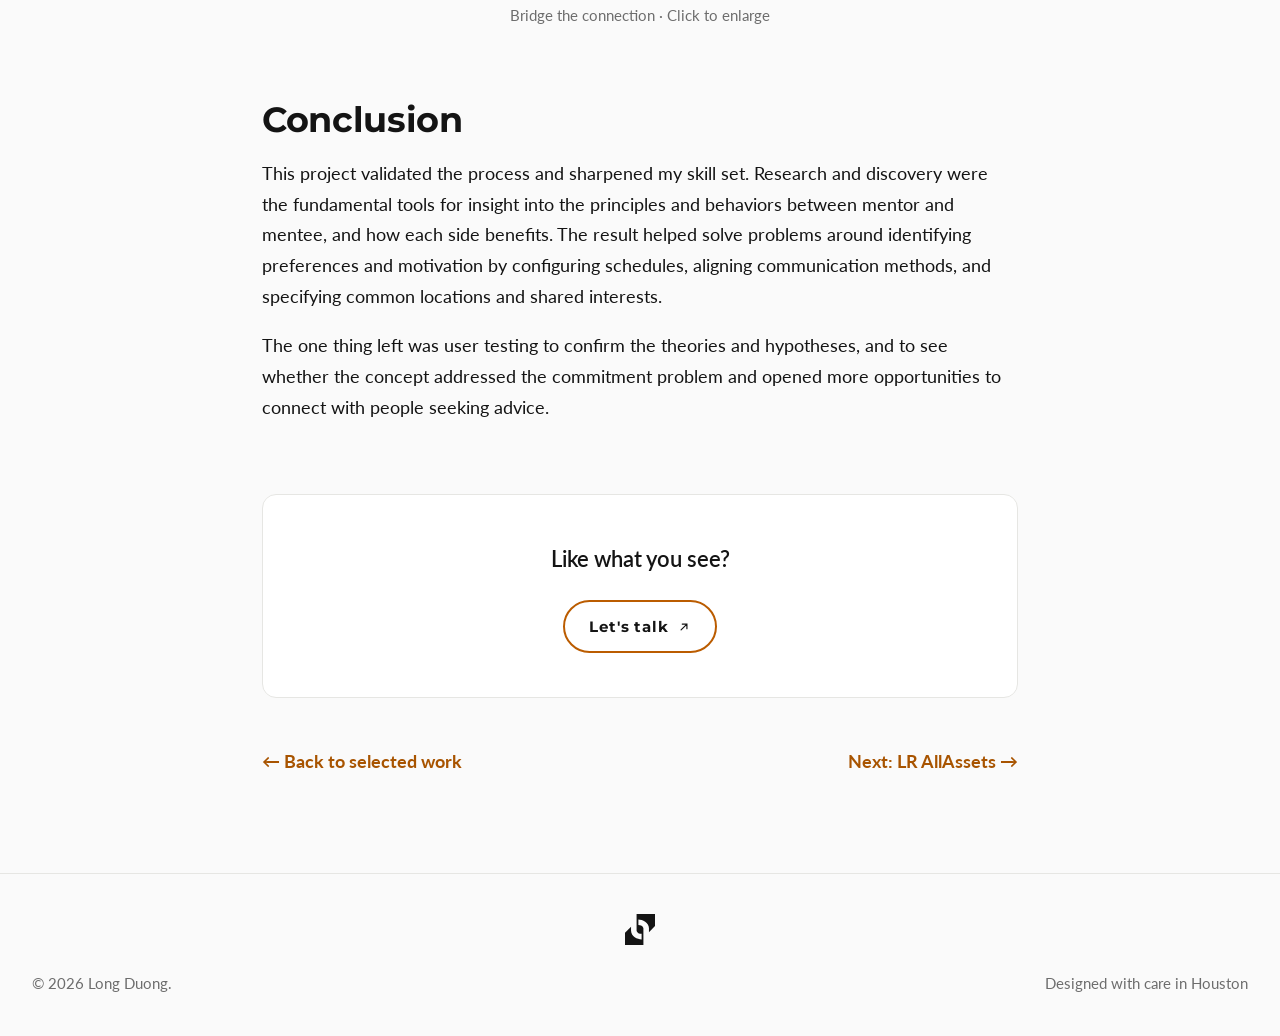
<file: case-studies/mentorship-app/index.html>
<!DOCTYPE html>
<html lang="en">
<head>
<meta charset="UTF-8">
<meta name="viewport" content="width=device-width, initial-scale=1.0">
<title>Mentorship App, Case Study by Long Duong</title>
<meta name="description" content="Concept for connecting mentors and mentees. Research, user flows, and high-fidelity designs for matching based on shared interests, location, and availability.">
<link rel="canonical" href="https://lduong.com/case-studies/mentorship-app/">
<meta property="og:type" content="article">
<meta property="og:site_name" content="Long Duong">
<meta property="og:title" content="Mentorship App, Case Study by Long Duong">
<meta property="og:description" content="Concept for connecting mentors and mentees. Research, user flows, and high-fidelity designs for matching based on shared interests, location, and availability.">
<meta property="og:url" content="https://lduong.com/case-studies/mentorship-app/">
<meta property="og:image" content="https://lduong.com/images/case-studies/mentor-header.png?v=1">
<meta name="twitter:card" content="summary_large_image">
<meta name="twitter:title" content="Mentorship App, Case Study by Long Duong">
<meta name="twitter:description" content="Concept for connecting mentors and mentees. Research, user flows, and high-fidelity designs for matching based on shared interests, location, and availability.">
<meta name="twitter:image" content="https://lduong.com/images/case-studies/mentor-header.png?v=1">
<link rel="icon" type="image/svg+xml" href="../../images/logo.svg" media="(prefers-color-scheme: light)">
<link rel="icon" type="image/svg+xml" href="../../images/logo-white.svg" media="(prefers-color-scheme: dark)">
<link rel="apple-touch-icon" href="../../favicon.svg">
<link rel="preconnect" href="https://fonts.googleapis.com">
<link rel="preconnect" href="https://fonts.gstatic.com" crossorigin>
<link href="https://fonts.googleapis.com/css2?family=Montserrat:wght@300;400;600;700;800&family=Lato:ital,wght@0,300;0,400;0,700;1,400&display=swap" rel="stylesheet">
<script>
(function(){try{var t=localStorage.getItem('ld-theme');if(t==='light'||t==='dark')document.documentElement.setAttribute('data-theme',t);}catch(e){}})();
</script>
<!-- Google tag (gtag.js) -->
<script async src="https://www.googletagmanager.com/gtag/js?id=G-ZN2ECQF2DN"></script>
<script>
  window.dataLayer = window.dataLayer || [];
  function gtag(){dataLayer.push(arguments);}
  gtag('js', new Date());
  gtag('config', 'G-ZN2ECQF2DN');
</script>
<!-- Microsoft Clarity -->
<script type="text/javascript">
  (function(c,l,a,r,i,t,y){
    c[a]=c[a]||function(){(c[a].q=c[a].q||[]).push(arguments)};
    t=l.createElement(r);t.async=1;t.src="https://www.clarity.ms/tag/"+i;
    y=l.getElementsByTagName(r)[0];y.parentNode.insertBefore(t,y);
  })(window, document, "clarity", "script", "u0vo263eke");
</script>
<link rel="stylesheet" href="../../styles.css?v=58">
</head>
<body>
<canvas id="bgCanvas" aria-hidden="true"></canvas>

<header class="site-nav" id="siteNav">
  <a class="nav-logo" href="../../#top" aria-label="Back to top">
    <svg viewBox="0 0 150 153.76" width="30" height="31" aria-hidden="true"><path fill="currentColor" d="M58,82.65s3,16,25,16v28.14c-21,0-52.8-14.17-52.8-44.31,0-7.07.07-13.51.07-19.3L0,93.46c0,.16.08.32.12.48L0,93.88v59.88H92.09L92,71S89,55,67,55V26.86c20,0,52.84,14.17,52.84,44.31,0,6.92-.07,13.24-.07,18.93L150,59.88v0l0,0V0H57.93Z"/></svg>
  </a>
  <nav class="nav-links" aria-label="Primary">
    <a href="../../#about">About</a>
    <a href="../../#expertise">Expertise</a>
    <a href="../../#experience">Experience</a>
    <a href="../../#work">Work</a>
  </nav>
  <div class="nav-actions">
    <button class="theme-toggle" id="themeToggle" data-state="auto" aria-label="Theme: auto. Activate to change.">
      <svg class="tt-auto" viewBox="0 0 24 24" width="18" height="18" aria-hidden="true"><circle cx="12" cy="12" r="8.5" fill="none" stroke="currentColor" stroke-width="2"/><path d="M12 3.5a8.5 8.5 0 0 1 0 17z" fill="currentColor"/></svg>
      <svg class="tt-sun" viewBox="0 0 24 24" width="18" height="18" aria-hidden="true"><circle cx="12" cy="12" r="4.5" fill="none" stroke="currentColor" stroke-width="2"/><path d="M12 2.5v2.3M12 19.2v2.3M2.5 12h2.3M19.2 12h2.3M5.2 5.2l1.6 1.6M17.2 17.2l1.6 1.6M18.8 5.2l-1.6 1.6M6.8 17.2l-1.6 1.6" stroke="currentColor" stroke-width="2" stroke-linecap="round"/></svg>
      <svg class="tt-moon" viewBox="0 0 24 24" width="18" height="18" aria-hidden="true"><path d="M20 14.5A8 8 0 0 1 9.5 4 8 8 0 1 0 20 14.5z" fill="none" stroke="currentColor" stroke-width="2" stroke-linejoin="round"/></svg>
    </button>
    <a class="btn-connect" href="../../#contact">Let's talk
      <svg viewBox="0 0 24 24" width="14" height="14" aria-hidden="true"><path d="M7 17L17 7M9 7h8v8" fill="none" stroke="currentColor" stroke-width="2" stroke-linecap="round"/></svg>
    </a>
  </div>
</header>

<main id="top">
  <section class="case-hero">
    <div class="wrap narrow">
      <p class="kicker reveal">Case Study</p>
      <h1 class="reveal">Mentorship App</h1>
      <p class="case-lede reveal">Mentor Connection was an exercise to refresh and extend my UX/UI knowledge. The goal was to help busy mentors connect with people seeking advice, and to design a seamless experience where mentors and mentees align on shared interests, location, and availability.</p>
      <div class="case-meta reveal">
        <div>
          <h2>Role</h2>
          <p>UX Research, Competitive Analysis, User Interview, Information Architecture, UI Design</p>
        </div>
        <div>
          <h2>Timeline</h2>
          <p>2 to 3 weeks to build the concept.</p>
        </div>
        <div>
          <h2>Context</h2>
          <p>Built in free time after hours while employed full-time at cPanel.</p>
        </div>
        <div>
          <h2>Audience</h2>
          <p>Experts who want to give back, and people who want to learn and grow.</p>
        </div>
      </div>
    </div>
  </section>

  <section class="case-body">
    <div class="wrap">
      <figure class="case-figure reveal">
        <img src="../../images/case-studies/mentor-header.png?v=1" alt="Mentor Connection app" width="1920" height="768">
        <figcaption>Mentor Connection</figcaption>
      </figure>
    </div>
    <div class="wrap narrow">

      <h2 class="reveal">Situation</h2>
      <p class="reveal">Mentoring is a relationship between two people with the goal of professional and personal development. The problem: mentors are often busy, committed to meetings, or have no time to connect with people seeking advice.</p>
      <p class="reveal">This concept explores how to match the right mentor with the right mentee. Matching well is a crucial step, relying on both sides' commitment and dedication to make the relationship a successful one for both.</p>

      <h2 class="reveal">Process</h2>
      <p class="reveal">The process moved from research and ideation to design: open the questions, identify the underlying problem, construct viable solutions, and test theories for effectiveness.</p>
      <div class="case-icon-row reveal">
        <div>
          <svg viewBox="0 0 64 64" fill="none" stroke="currentColor" stroke-width="2" stroke-linecap="round" stroke-linejoin="round" aria-hidden="true"><circle cx="27" cy="27" r="18"/><path d="M40 40 L54 54"/></svg>
          <h3>Research</h3>
          <p>Definition, mentorship types, market research, user interview.</p>
        </div>
        <div>
          <svg viewBox="0 0 64 64" fill="none" stroke="currentColor" stroke-width="2" stroke-linecap="round" stroke-linejoin="round" aria-hidden="true"><circle cx="32" cy="32" r="22"/><path d="M24 26 A9 9 0 0 1 41 26 C41 31 36 31 34 35"/><circle cx="33" cy="44" r="1.6" fill="currentColor" stroke="none"/></svg>
          <h3>Ideation</h3>
          <p>Holistic user flow, onboarding user flow, connection user flow.</p>
        </div>
        <div>
          <svg viewBox="0 0 64 64" fill="none" stroke="currentColor" stroke-width="2" stroke-linecap="round" stroke-linejoin="round" aria-hidden="true"><rect x="10" y="12" width="44" height="40" rx="3"/><path d="M10 24 H54"/><path d="M26 24 V52"/></svg>
          <h3>Interaction Design</h3>
          <p>Sign-in, onboarding, connection, discovery, and communication.</p>
        </div>
      </div>

      <h3 class="reveal">Research Phase</h3>
      <p class="reveal">Reading articles on mentorship, I grouped mentorship into two buckets: professional and personal. The research helped uncover common traits in how people connect, from a holistic point of view, across business and trade, industry and organization, technology, education, life choice, and religion.</p>
      <p class="reveal">I studied mentorship businesses, including Mentor (The National Mentoring Partnership) and Mentoring Complete, paying close attention to frictions such as negative, unwanted, or painful experiences. Understanding the benefits and challenges for both sides helped me explore solutions that address needs, desires, and the overall experience.</p>
      <p class="reveal">I interviewed a mentee, Trey, about his experience and how he met his mentor. They worked in different businesses. His mentor organically guided him in his business endeavors and shared specific knowledge that helped his newly founded company grow. Both benefited: when Trey's business did well, their working relationship and business opportunities grew. Trey's motivation was to make money, build a network, get advice, and create business opportunities.</p>
      <p class="case-callout reveal">Persona: Trey Baumann, co-founder and business owner in water damage restoration.</p>

      <h3 class="reveal">Ideation Phase</h3>
      <p class="reveal">The strategy was to define the user journey and behavior scenarios for making the connection. These diagrams show how users navigate from a holistic view through onboarding to bridging the gap between mentor and mentee.</p>
    </div>
    <div class="wrap">
      <figure class="case-figure reveal zoomable">
        <img src="../../images/case-studies/mentor-info-arch.png?v=1" alt="Mentorship information architecture" width="1920" height="1152" loading="lazy">
        <figcaption>Information architecture</figcaption>
      </figure>
      <figure class="case-figure reveal zoomable">
        <img src="../../images/case-studies/mentor-user-flow.png?v=1" alt="Holistic user flow" width="1920" height="1152" loading="lazy">
        <figcaption>Holistic user flow</figcaption>
      </figure>
      <figure class="case-figure reveal zoomable">
        <img src="../../images/case-studies/mentor-onboarding-wireframe.png?v=1" alt="Onboarding user flow wireframe" width="1920" height="1152" loading="lazy">
        <figcaption>Onboarding user flow</figcaption>
      </figure>
      <figure class="case-figure reveal zoomable">
        <img src="../../images/case-studies/mentor-connection-wireframe.png?v=1" alt="Connection user flow wireframe" width="1920" height="1152" loading="lazy">
        <figcaption>Bridge connection</figcaption>
      </figure>
    </div>
    <div class="wrap narrow">

      <h3 class="reveal">Interaction Design Phase</h3>
      <p class="reveal">The last step was high-fidelity design showing the pathways to connection from various entry points, and ways to keep users engaged.</p>
    </div>
    <div class="wrap">
      <figure class="case-figure reveal zoomable">
        <img src="../../images/case-studies/mentor-signin.png?v=1" alt="Sign-in process design" width="1920" height="1152" loading="lazy">
        <figcaption>Sign-in process</figcaption>
      </figure>
      <figure class="case-figure reveal zoomable">
        <img src="../../images/case-studies/mentor-onboarding-design.png?v=1" alt="Onboarding process design" width="1920" height="1152" loading="lazy">
        <figcaption>Onboarding process</figcaption>
      </figure>
      <figure class="case-figure reveal zoomable">
        <img src="../../images/case-studies/mentor-connection-design.png?v=1" alt="Connection methods design" width="1920" height="1152" loading="lazy">
        <figcaption>Connection methods</figcaption>
      </figure>
      <figure class="case-figure reveal zoomable">
        <img src="../../images/case-studies/mentor-communication-design.png?v=1" alt="Discovery and communication design" width="1920" height="1152" loading="lazy">
        <figcaption>Discovery &amp; communication</figcaption>
      </figure>
      <figure class="case-figure reveal zoomable">
        <img src="../../images/case-studies/mentor-bridge-design.png?v=1" alt="Bridge the connection design" width="1920" height="1152" loading="lazy">
        <figcaption>Bridge the connection</figcaption>
      </figure>
    </div>
    <div class="wrap narrow">

      <h2 class="reveal">Conclusion</h2>
      <p class="reveal">This project validated the process and sharpened my skill set. Research and discovery were the fundamental tools for insight into the principles and behaviors between mentor and mentee, and how each side benefits. The result helped solve problems around identifying preferences and motivation by configuring schedules, aligning communication methods, and specifying common locations and shared interests.</p>
      <p class="reveal">The one thing left was user testing to confirm the theories and hypotheses, and to see whether the concept addressed the commitment problem and opened more opportunities to connect with people seeking advice.</p>

      <div class="case-cta reveal">
        <p>Like what you see?</p>
        <a class="btn-connect" href="../../#contact">Let's talk
          <svg viewBox="0 0 24 24" width="14" height="14" aria-hidden="true"><path d="M7 17L17 7M9 7h8v8" fill="none" stroke="currentColor" stroke-width="2" stroke-linecap="round"/></svg>
        </a>
      </div>
      <nav class="case-nav reveal" aria-label="Case study navigation">
        <a href="../../#work">&larr; Back to selected work</a>
        <a href="../lr-allassets/">Next: LR AllAssets &rarr;</a>
      </nav>
    </div>
  </section>
</main>

<footer class="site-footer">
  <div class="wrap">
    <a class="foot-logo" href="../../#top" aria-label="Back to top">
      <svg viewBox="0 0 150 153.76" width="30" height="31" aria-hidden="true"><path fill="currentColor" d="M58,82.65s3,16,25,16v28.14c-21,0-52.8-14.17-52.8-44.31,0-7.07.07-13.51.07-19.3L0,93.46c0,.16.08.32.12.48L0,93.88v59.88H92.09L92,71S89,55,67,55V26.86c20,0,52.84,14.17,52.84,44.31,0,6.92-.07,13.24-.07,18.93L150,59.88v0l0,0V0H57.93Z"/></svg>
    </a>
    <div class="foot-row">
      <p>© <span id="year">2026</span> Long Duong.</p>
      <p><a class="foot-design" href="../../design/">Designed with care in Houston</a></p>
    </div>
  </div>
</footer>

<script src="../../script.js?v=34"></script>
</body>
</html>
</file>
<file: styles.css>
/* ============ lduongh v2.0 — editorial minimal ============ */
:root {
  --paper: #fafafa;
  --paper-alt: #f2f2f0;
  --ink: #141414;
  --muted: #6d6d6d;
  --line: #e6e6e3;
  --accent: #bb5c00;
  --accent-deep: #a85400;
  --accent-solid: #bb5c00;
  --btn-bg: #141414;
  --btn-text: #ffffff;
  --on-accent: #ffffff;
  --card: #ffffff;
  --maxw: 1160px;
  --narrow: 820px;
  --display: "Montserrat", -apple-system, "Segoe UI", sans-serif;
  --text: "Lato", -apple-system, "Segoe UI", sans-serif;
}

@media (prefers-color-scheme: dark) {
  :root:not([data-theme="light"]) {
    --paper: #0c0c0e;
    --paper-alt: #131316;
    --ink: #f4f4f2;
    --muted: #a3a3a3;
    --line: #26262b;
    --accent: #ff9d2e;
    --accent-deep: #ff9d2e;
    --accent-solid: #ff9d2e;
    --btn-bg: #f4f4f2;
    --btn-text: #0c0c0e;
    --on-accent: #0c0c0e;
    --card: #141417;
  }
}
:root[data-theme="dark"] {
  --paper: #0c0c0e;
  --paper-alt: #131316;
  --ink: #f4f4f2;
  --muted: #a3a3a3;
  --line: #26262b;
  --accent: #ff9d2e;
  --accent-deep: #ff9d2e;
  --accent-solid: #ff9d2e;
  --btn-bg: #f4f4f2;
  --btn-text: #0c0c0e;
  --on-accent: #0c0c0e;
  --card: #141417;
}

* { margin: 0; padding: 0; box-sizing: border-box; }

html { scroll-behavior: smooth; }

body {
  font-family: var(--text);
  background: var(--paper);
  color: var(--ink);
  font-size: 18px;
  line-height: 1.7;
  -webkit-font-smoothing: antialiased;
}

::selection { background: var(--accent-solid); color: var(--on-accent); }

/* Ambient geometric lattice rendered on a fixed canvas behind the page. */
#bgCanvas {
  position: fixed;
  inset: 0;
  width: 100%;
  height: 100%;
  z-index: 0;
  pointer-events: none;
}
main, .site-footer { position: relative; z-index: 1; }

.wrap { max-width: var(--maxw); margin: 0 auto; padding: 0 2rem; }
.wrap.narrow { max-width: var(--narrow); }
.center { text-align: center; }

h1, h2, h3 { font-family: var(--display); line-height: 1.12; letter-spacing: -0.01em; }

section { scroll-margin-top: 84px; }
.section { padding: 7rem 0; }
.section.alt { background: var(--paper-alt); }

.kicker {
  font-family: var(--display);
  font-size: 0.8rem;
  font-weight: 700;
  letter-spacing: 0.28em;
  text-transform: uppercase;
  color: var(--accent-deep);
  margin-bottom: 1.2rem;
}

.section h2 {
  font-size: clamp(2rem, 4.5vw, 3.1rem);
  font-weight: 600;
  margin-bottom: 2rem;
}

.section-note {
  color: var(--muted);
  font-size: 1.05rem;
  margin-bottom: 3rem;
}
.center .section-note { margin-left: auto; margin-right: auto; }

/* ---------- reveal ---------- */
.reveal { opacity: 0; transform: translateY(26px); transition: opacity 0.7s ease, transform 0.7s ease; }
.reveal.in { opacity: 1; transform: none; }
@media (prefers-reduced-motion: reduce) {
  .reveal { opacity: 1; transform: none; transition: none; }
  .work-thumb img, .work-card:hover .work-thumb img { transform: none; transition: none; }
  html { scroll-behavior: auto; }
}

/* ---------- nav ---------- */
.site-nav {
  position: fixed; top: 0; left: 0; right: 0; z-index: 50;
  display: flex; align-items: center; justify-content: space-between;
  padding: 0 2rem; height: 72px;
  background: color-mix(in srgb, var(--paper) 82%, transparent);
  backdrop-filter: blur(14px); -webkit-backdrop-filter: blur(14px);
  border-bottom: 1px solid transparent;
  transition: border-color 0.3s ease;
}
.site-nav.scrolled { border-bottom-color: var(--line); }

.nav-logo { display: inline-flex; color: var(--ink); transition: color 0.25s ease; }
.nav-logo:hover { color: var(--accent); }
.logo-light { display: none; }
@media (prefers-color-scheme: dark) {
  :root:not([data-theme="light"]) .logo-dark { display: none; }
  :root:not([data-theme="light"]) .logo-light { display: inline-block; }
}
:root[data-theme="dark"] .logo-dark { display: none; }
:root[data-theme="dark"] .logo-light { display: inline-block; }

.hero-role .arrow { color: var(--accent); font-weight: 400; }
.nav-actions { display: flex; align-items: center; gap: 1rem; }
.theme-toggle {
  display: inline-flex; align-items: center; justify-content: center;
  width: 42px; height: 42px; border-radius: 50%;
  background: transparent; border: 2px solid var(--line);
  color: var(--ink); cursor: pointer;
  transition: border-color 0.25s ease, color 0.25s ease, transform 0.25s ease;
}
.theme-toggle:hover { border-color: var(--accent-solid); color: var(--accent); transform: translateY(-2px); }
.theme-toggle svg { display: none; }
.theme-toggle[data-state="auto"] .tt-auto { display: block; }
.theme-toggle[data-state="light"] .tt-sun { display: block; }
.theme-toggle[data-state="dark"] .tt-moon { display: block; }

.nav-links { display: flex; gap: 2.2rem; }
.nav-links a {
  color: var(--ink); text-decoration: none;
  font-family: var(--display); font-size: 0.85rem; font-weight: 600;
  letter-spacing: 0.12em; text-transform: uppercase;
  position: relative;
}
.nav-links a::after {
  content: ""; position: absolute; left: 0; bottom: -6px;
  width: 0; height: 2px; background: var(--accent);
  transition: width 0.25s ease;
}
.nav-links a:hover::after { width: 100%; }

.btn-connect {
  display: inline-flex; align-items: center; gap: 0.5rem;
  font-family: var(--display); font-size: 0.85rem; font-weight: 700;
  letter-spacing: 0.06em; text-decoration: none;
  color: var(--ink); background: transparent;
  border: 2px solid var(--accent-solid);
  padding: 0.55rem 1.2rem; border-radius: 999px;
  transition: background 0.25s ease, color 0.25s ease, transform 0.25s ease;
}
.btn-connect:hover { background: var(--accent-solid); color: var(--on-accent); border-color: var(--accent-solid); transform: translateY(-1px); }

/* ---------- hero ---------- */
.hero {
  min-height: 100svh;
  display: flex; flex-direction: column; justify-content: center;
  padding: 9rem 0 4rem; position: relative; overflow: hidden;
}
.hero-grid {
  display: grid; grid-template-columns: 7fr 5fr;
  gap: 4rem; align-items: stretch; position: relative;
}
.hero-mark { margin-bottom: 1.6rem; }
.eyebrow {
  font-family: var(--display); font-size: 0.8rem; font-weight: 700;
  letter-spacing: 0.28em; text-transform: uppercase;
  color: var(--muted); margin-bottom: 1.4rem;
}
.eyebrow::before {
  content: ""; display: inline-block; width: 2.2rem; height: 2px;
  background: var(--accent); vertical-align: middle; margin-right: 0.8rem;
}
.hero h1 {
  font-size: clamp(3.8rem, 10vw, 7.5rem);
  font-weight: 600; letter-spacing: -0.03em; line-height: 0.98;
  margin-bottom: 1.4rem;
}
.hero-role {
  font-family: var(--display); font-size: clamp(1.05rem, 2.4vw, 1.4rem);
  font-weight: 600; margin-bottom: 1.4rem;
}
.hero-role .amp { color: var(--accent-deep); font-weight: 400; }
.hero-lede { color: var(--muted); font-size: 1.1rem; margin-bottom: 2.2rem; }

.hero-socials { display: flex; gap: 0.8rem; }
.hero-socials a {
  width: 46px; height: 46px; border-radius: 50%;
  background: transparent; color: var(--ink);
  border: 2px solid var(--accent-solid);
  display: inline-flex; align-items: center; justify-content: center;
  transition: all 0.25s ease;
}
.hero-socials a:hover { background: var(--accent-solid); color: var(--on-accent); border-color: var(--accent-solid); transform: translateY(-2px); }

.hero-photo { display: flex; }
.hero-photo img {
  width: 100%; height: 100%; object-fit: cover; object-position: top center;
  clip-path: polygon(12% 0, 100% 0, 100% 88%, 88% 100%, 0 100%, 0 12%);
  filter: grayscale(18%);
}

.scroll-cue {
  position: absolute; bottom: 2rem; left: 50%; transform: translateX(-50%);
  width: 26px; height: 42px; border: 2px solid var(--muted);
  border-radius: 14px; display: block; opacity: 0.7;
}
.scroll-cue span {
  display: block; width: 4px; height: 8px; border-radius: 2px;
  background: var(--accent); margin: 7px auto 0;
  animation: cue 1.8s ease-in-out infinite;
}
@keyframes cue { 0%,100% { transform: translateY(0); opacity: 1; } 50% { transform: translateY(10px); opacity: 0.3; } }

/* ---------- about ---------- */
.about-body p { margin-bottom: 1.4rem; color: var(--ink); font-size: 1.08rem; }
.about-body p:first-child { font-size: 1.25rem; }
.fact-row {
  display: grid; grid-template-columns: repeat(3, 1fr); gap: 1.5rem;
  margin-top: 3rem; padding-top: 2.2rem; border-top: 1px solid var(--line);
}
.fact-row dt {
  font-family: var(--display); font-size: 0.75rem; font-weight: 700;
  letter-spacing: 0.22em; text-transform: uppercase;
  color: var(--accent-deep); margin-bottom: 0.4rem;
}
.fact-row dd { font-weight: 700; font-size: 1.02rem; }

/* ---------- expertise ---------- */
.expert-list {
  list-style: none; margin-top: 1rem;
  display: grid; grid-template-columns: 1fr 1fr; column-gap: 3rem;
  border-bottom: 1px solid var(--line);
}
.expert-list li {
  display: grid; grid-template-columns: 56px 1fr; gap: 1.2rem;
  padding: 2rem 0; border-top: 1px solid var(--line);
  transition: padding 0.25s ease;
}
.expert-list li:hover { padding-left: 0.6rem; }
.expert-list + .btn-connect { margin-top: 2rem; }
.expert-list .num {
  font-family: var(--display); font-weight: 300; font-size: 1rem;
  color: var(--accent-deep); letter-spacing: 0.1em; padding-top: 0.35rem;
}
.expert-list h3 {
  font-size: 1.35rem; font-weight: 600; margin-bottom: 0.5rem;
}
.expert-list p { color: var(--muted); }

/* ---------- timeline ---------- */
.timeline { position: relative; margin-top: 1rem; padding-left: 2px; }
.timeline::before {
  content: ""; position: absolute; left: 8px; top: 12px; bottom: 12px;
  width: 2px; background: var(--line);
}
.t-row { position: relative; padding-left: 2.6rem; margin-bottom: 0.4rem; }
.t-toggle {
  width: 100%; background: none; border: none; cursor: pointer;
  display: grid; grid-template-columns: 1fr auto auto; gap: 1.4rem;
  align-items: baseline; text-align: left; padding: 1.3rem 0;
  font-family: var(--text); color: var(--ink);
}
.t-dot {
  position: absolute; left: 2px; top: 1.75rem;
  width: 14px; height: 14px; border-radius: 50%;
  background: var(--paper); border: 3px solid var(--accent);
  transition: background 0.25s ease;
}
.t-row:first-child .t-dot { background: var(--accent); box-shadow: 0 0 0 5px color-mix(in srgb, var(--accent) 18%, transparent); }
.t-main strong { display: block; font-family: var(--display); font-size: 1.2rem; font-weight: 600; }
.t-co { color: var(--muted); font-size: 0.98rem; }
.t-date {
  font-family: var(--display); font-size: 0.78rem; font-weight: 600;
  letter-spacing: 0.14em; text-transform: uppercase;
  color: var(--muted); white-space: nowrap;
}
.t-plus {
  font-size: 1.6rem; font-weight: 300; color: var(--accent-deep);
  line-height: 1; transition: transform 0.25s ease;
}
.t-toggle[aria-expanded="true"] .t-plus { transform: rotate(45deg); }
.t-toggle:hover .t-main strong { color: var(--accent-deep); }
.t-detail { max-height: 0; overflow: hidden; transition: max-height 0.45s ease; }
.t-detail p { color: var(--muted); margin-bottom: 0.7rem; padding-right: 2rem; }
.t-detail ul { list-style: disc; padding: 0 2rem 1.6rem 1.3rem; color: var(--muted); }
.t-detail li { margin-bottom: 0.4rem; }

/* ---------- education ---------- */
.edu-block { margin-top: 4.5rem; }
.edu-block h3 { font-size: 1.5rem; font-weight: 600; margin-bottom: 1.4rem; }
.edu-list { list-style: none; display: grid; grid-template-columns: 1fr 1fr; gap: 0; }
.edu-list li {
  display: flex; gap: 1.2rem; align-items: baseline;
  padding: 0.8rem 0; border-top: 1px solid var(--line);
}
.edu-list li span {
  font-family: var(--display); font-size: 0.8rem; font-weight: 700;
  color: var(--accent-deep); min-width: 64px;
}

/* ---------- selected work ---------- */
.work-grid {
  display: grid; grid-template-columns: repeat(2, 1fr);
  gap: 1.5rem; margin-top: 1rem;
}
.work-card {
  border: 1px solid var(--line); border-radius: 14px;
  padding: 0 0 2rem; background: var(--card); overflow: hidden;
  transition: transform 0.25s ease, border-color 0.25s ease;
  display: block; color: inherit; text-decoration: none;
}
.work-card:hover { transform: translateY(-4px); border-color: var(--accent); }
.work-thumb { display: block; overflow: hidden; aspect-ratio: 16/10; border-bottom: 1px solid var(--line); }
.work-thumb img { width: 100%; height: 100%; object-fit: cover; object-position: left center; display: block; transition: transform 0.4s ease; }
.work-card:hover .work-thumb img { transform: scale(1.04); }

/* ---------- case study pages ---------- */
.case-hero { padding: 9rem 0 3rem; }
.case-hero h1 { font-size: clamp(2.4rem, 5.5vw, 4rem); margin-bottom: 1.4rem; max-width: 900px; }
.case-lede { font-size: 1.25rem; color: var(--muted); line-height: 1.65; }
.case-meta {
  display: grid; grid-template-columns: repeat(2, 1fr); gap: 1.5rem;
  margin: 3rem 0 0; padding: 2rem 0 0; border-top: 1px solid var(--line);
}
.case-meta h2 { font-size: 0.78rem; letter-spacing: 0.14em; text-transform: uppercase; color: var(--accent-deep); margin-bottom: 0.6rem; }
.case-meta p { font-size: 0.98rem; line-height: 1.6; }
.case-body { padding: 0 0 6rem; }
.case-body h2 { font-size: clamp(1.7rem, 3vw, 2.2rem); margin: 4.5rem 0 1.2rem; }
.case-body h3 { font-size: 1.35rem; margin: 2.8rem 0 0.9rem; }
.case-body p { margin-bottom: 1.2rem; }
.case-body ul { margin: 0 0 1.2rem 1.4rem; }
.case-body li { margin-bottom: 0.5rem; }
.case-body p a { color: var(--accent-deep); }
.case-body p a:hover { text-decoration: underline; }
.case-figure { margin: 2.2rem 0 2.8rem; }
.case-figure img { width: 100%; height: auto; display: block; border: 1px solid var(--line); border-radius: 14px; }
.case-figure figcaption { color: var(--muted); font-size: 0.92rem; margin-top: 0.7rem; text-align: center; }
.case-screens { display: grid; grid-template-columns: repeat(3, 1fr); gap: 1.2rem; margin: 2.2rem 0 2.8rem; }
.case-screens.four { grid-template-columns: repeat(4, 1fr); }
.case-screens.two { grid-template-columns: repeat(2, 1fr); }
.case-screens figure { margin: 0; }
.case-screens img { width: 100%; height: auto; display: block; border: 1px solid var(--line); border-radius: 14px; }
.case-screens figcaption { color: var(--muted); font-size: 0.88rem; margin-top: 0.6rem; text-align: center; }
.case-stats { display: grid; grid-template-columns: repeat(2, 1fr); gap: 1.5rem; margin: 2.2rem 0 2.8rem; }
.case-stats.three { grid-template-columns: repeat(3, 1fr); }
.case-stats.four { grid-template-columns: repeat(4, 1fr); }
.case-stat { border: 1px solid var(--line); border-radius: 14px; padding: 1.8rem; background: var(--card); }
.case-stat .num { font-family: var(--display); font-size: 2.4rem; font-weight: 700; color: var(--accent-deep); line-height: 1.1; }
.case-stat p { margin: 0.5rem 0 0; font-size: 0.98rem; color: var(--muted); }
.scenario-card { border: 1px solid var(--line); border-radius: 14px; padding: 2rem; background: var(--card); margin: 0 0 1.5rem; display: grid; grid-template-columns: 360px 1fr; gap: 0.25rem 2rem; align-items: start; }
.scenario-card h3 { margin-top: 0; margin-bottom: 1rem; grid-column: 1 / -1; grid-row: 1; }
.scenario-card .scenario-lines { grid-column: 2; grid-row: 2; }
.scenario-card .scenario-lines p { margin: 0 0 0.6rem; }
.scenario-card .scenario-lines p:last-child { margin-bottom: 0; }
.scenario-card .scenario-objective-head,
.scenario-card .scenario-data-head { font-size: 0.78rem; letter-spacing: 0.14em; text-transform: uppercase; color: var(--accent-deep); font-weight: 700; }
.scenario-card .scenario-data-head { margin-top: 1.5rem; padding-top: 1.5rem; border-top: 1px solid var(--line); }
.scenario-card li strong { color: var(--ink); }
.scenario-card-text { grid-template-columns: auto 1fr; align-items: center; gap: 0.25rem 2.5rem; }
.scenario-icon-wrap { grid-column: 1; grid-row: 1; display: flex; align-items: center; justify-content: center; }
.scenario-icon { width: 110px; height: 110px; flex-shrink: 0; }
.scenario-content { grid-column: 2; grid-row: 1; }
.scenario-content h3 { margin: 0 0 0.8rem; }
.scenario-content ul { margin-bottom: 0; }
.scenario-video { display: block; width: 100%; max-width: 360px; border: 1px solid var(--line); border-radius: 14px; grid-column: 1; grid-row: 2; }
.case-cta { margin-top: 4.5rem; padding: 2.8rem 2rem; border: 1px solid var(--line); border-radius: 14px; background: var(--card); text-align: center; }
.case-cta p { font-size: 1.4rem; font-weight: 600; margin: 0 0 1.4rem; }
.case-cta .btn-connect { font-size: 0.95rem; padding: 0.7rem 1.5rem; }
.case-icon-row { display: grid; grid-template-columns: repeat(3, 1fr); gap: 2.5rem; margin: 2.5rem 0 3rem; text-align: center; }
.case-icon-row.two { grid-template-columns: repeat(2, 1fr); }
.case-icon-row.four { grid-template-columns: repeat(4, 1fr); }
.case-icon-row svg { width: 56px; height: 56px; margin-bottom: 1.2rem; }
.case-icon-row h3 { font-size: 1.25rem; margin: 0 0 0.6rem; }
.case-icon-row p { margin: 0; font-size: 1rem; line-height: 1.65; }
.case-callout { background: var(--paper-alt); border: 1px solid var(--line); border-radius: 14px; padding: 3rem 2rem; text-align: center; margin: 2.5rem 0; font-size: 1.15rem; line-height: 1.6; }
.case-nav { display: flex; justify-content: space-between; gap: 1rem; margin-top: 3rem; flex-wrap: wrap; }
.case-nav a { color: var(--accent-deep); text-decoration: none; font-weight: 700; }
.case-nav a:hover { text-decoration: underline; }
@media (max-width: 900px) {
  .case-meta { grid-template-columns: repeat(2, 1fr); }
  .case-screens { grid-template-columns: repeat(2, 1fr); }
  .case-screens.four { grid-template-columns: repeat(2, 1fr); }
  .case-stats { grid-template-columns: 1fr; }
  .case-stats.three, .case-stats.four { grid-template-columns: repeat(2, 1fr); }
  .case-icon-row { grid-template-columns: 1fr; gap: 2rem; }
  .case-icon-row.two, .case-icon-row.four { grid-template-columns: repeat(2, 1fr); }
  .scenario-card { grid-template-columns: 1fr; }
  .scenario-card h3 { grid-column: 1; grid-row: 1; }
  .scenario-card .scenario-video { grid-column: 1; grid-row: 2; }
  .scenario-card .scenario-lines { grid-column: 1; grid-row: 3; }
  .scenario-card-text { grid-template-columns: 1fr; }
  .scenario-icon-wrap { grid-column: 1; grid-row: 1; }
  .scenario-content { grid-column: 1; grid-row: 2; }
  .scenario-icon { width: 84px; height: 84px; }
}
@media (max-width: 560px) {
  .case-meta { grid-template-columns: 1fr; }
  .case-stats.three, .case-stats.four { grid-template-columns: 1fr; }
}
.work-card h3 { font-size: 1.3rem; font-weight: 600; margin: 1.6rem 0 0.5rem; padding: 0 2rem; color: var(--accent-deep); }
.work-card p { color: var(--muted); padding: 0 2rem; }
.work-card .work-tag-row { margin-top: 0.5rem; }
.work-tag { display: inline-block; font-size: 0.72rem; font-weight: 700; letter-spacing: 0.12em; text-transform: uppercase; color: var(--muted); border: 1px solid var(--line); border-radius: 999px; padding: 0.25rem 0.7rem; }

/* ---------- kind words ---------- */
.quotes-grid { display: grid; grid-template-columns: 1fr; gap: 1.6rem; margin-bottom: 2.5rem; }
.quote-card {
  border: 1px solid var(--line); border-radius: 14px;
  padding: 2.4rem 2rem; background: var(--card);
  display: flex; flex-direction: column; justify-content: space-between;
  transition: transform 0.25s ease, border-color 0.25s ease;
}
.quote-card:hover { transform: translateY(-4px); border-color: var(--accent); }
.quote-card blockquote {
  font-family: var(--display); font-size: 1.28rem; font-weight: 600;
  line-height: 1.45; letter-spacing: -0.01em; margin-bottom: 1.8rem;
}
.quote-card blockquote::before {
  content: "\201C"; display: block;
  font-size: 3.2rem; line-height: 1; color: var(--accent);
  margin-bottom: 0.6rem; font-weight: 700;
}
.quote-card figcaption strong { display: block; font-family: var(--display); font-size: 1rem; font-weight: 700; }
.quote-card figcaption span { color: var(--muted); font-size: 0.88rem; }
.quotes-note { color: var(--muted); }
.quotes-note a { color: var(--accent-deep); }

/* ---------- credo ---------- */
/* Corners are cut out with clip-path so the ambient canvas background
   shows through, instead of painting opaque triangles over it. */
.credo {
  background:
    repeating-linear-gradient(45deg, rgba(22,22,22,0.05) 0 2px, transparent 2px 18px),
    var(--accent);
  color: #fff;
  padding: clamp(5rem, 11vw, 8rem) 0;
  clip-path: polygon(84px 0, 100% 0, 100% calc(100% - 84px), calc(100% - 84px) 100%, 0 100%, 0 84px);
}
.credo-kicker {
  font-family: var(--display); font-size: 0.8rem; font-weight: 700;
  letter-spacing: 0.28em; text-transform: uppercase;
  color: #fff; margin-bottom: 1.2rem;
}
.credo-line {
  font-family: var(--display);
  font-size: clamp(2.1rem, 5.4vw, 3.9rem);
  font-weight: 600; line-height: 1.16; letter-spacing: -0.02em;
}
.credo-line mark {
  background: #fff; color: var(--accent);
  padding: 0.03em 0.3em;
}
@media (prefers-color-scheme: dark) {
  :root:not([data-theme="light"]) .credo,
  :root:not([data-theme="light"]) .credo-kicker { color: #000; }
  :root:not([data-theme="light"]) .credo-line mark { background: #000; }
}
:root[data-theme="dark"] .credo,
:root[data-theme="dark"] .credo-kicker { color: #000; }
:root[data-theme="dark"] .credo-line mark { background: #000; }

/* ---------- contact ---------- */
#contactForm { max-width: 560px; margin: 0 auto; text-align: left; }
.field { margin-bottom: 1.8rem; }
.field label {
  display: block; font-family: var(--display); font-size: 0.75rem;
  font-weight: 700; letter-spacing: 0.22em; text-transform: uppercase;
  color: var(--muted); margin-bottom: 0.5rem;
}
.field input, .field textarea {
  width: 100%; background: transparent; border: none;
  border-bottom: 2px solid var(--line);
  padding: 0.7rem 0.1rem; font-family: var(--text); font-size: 1.05rem;
  color: var(--ink); transition: border-color 0.25s ease; border-radius: 0;
}
.field textarea { resize: vertical; min-height: 120px; }
.field input:focus, .field textarea:focus { outline: none; border-bottom-color: var(--accent-deep); }
#contactForm button {
  display: inline-flex; align-items: center; gap: 0.6rem;
  background: transparent; color: var(--ink);
  border: 2px solid var(--accent-solid); cursor: pointer;
  font-family: var(--display); font-weight: 700; font-size: 1rem;
  letter-spacing: 0.04em; padding: 0.9rem 2.3rem; border-radius: 999px;
  transition: transform 0.25s ease, background 0.25s ease, color 0.25s ease;
}
#contactForm button:hover { background: var(--accent-solid); color: var(--on-accent); border-color: var(--accent-solid); transform: translateY(-2px); }
.form-status { margin-top: 1.2rem; min-height: 1.6em; color: var(--muted); }

.socials { display: flex; gap: 0.9rem; justify-content: center; margin-top: 3.5rem; }
.socials a {
  width: 46px; height: 46px; border-radius: 50%;
  background: transparent; color: var(--ink);
  border: 2px solid var(--accent-solid);
  display: inline-flex; align-items: center; justify-content: center;
  transition: all 0.25s ease;
}
.socials a:hover { background: var(--accent-solid); color: var(--on-accent); border-color: var(--accent-solid); transform: translateY(-3px); }

/* ---------- external link indicator (HDN pattern, brand colors) ---------- */
.ext-icon { flex-shrink: 0; width: 9px; height: 9px; }
/* Superscript position next to inline text links. */
.quotes-note a .ext-icon { vertical-align: super; margin-left: 0.22em; }


/* ---------- keyboard focus ---------- */
:focus-visible { outline: 2px solid var(--accent-deep); outline-offset: 3px; border-radius: 6px; }

/* ---------- footer ---------- */
.site-footer { border-top: 1px solid var(--line); padding: 2.5rem 0; }
.site-footer > .wrap { max-width: none; }
.foot-logo { display: flex; justify-content: center; margin-bottom: 1.6rem; color: var(--ink); transition: color 0.25s ease; }
.foot-logo:hover { color: var(--accent); }
.foot-row { display: flex; align-items: center; justify-content: space-between; gap: 1rem; }
.site-footer p { color: var(--muted); font-size: 0.92rem; }
.site-footer a.foot-design { color: var(--muted); text-decoration: none; transition: color 0.25s ease; }
.site-footer a.foot-design:hover { color: var(--accent-deep); }

/* ---------- responsive ---------- */
@media (max-width: 900px) {
  .hero-grid { grid-template-columns: 1fr; gap: 3rem; }
  .hero-photo { max-width: none; }
  .hero-photo img { height: auto; aspect-ratio: 1 / 1; }
  .hero { padding-top: 7.5rem; }
  .fact-row { grid-template-columns: 1fr; gap: 1.2rem; }
  .expert-list { grid-template-columns: 1fr; }
  .expert-list li { grid-template-columns: 56px 1fr; gap: 1.2rem; }
  .work-grid { grid-template-columns: 1fr; }
}
@media (max-width: 640px) {
  .case-screens.two { grid-template-columns: 1fr; }
  .nav-links { display: none; }
  .section { padding: 4.5rem 0; }
  .t-date { display: none; }
  .t-toggle { grid-template-columns: 1fr auto; }
  .edu-list { grid-template-columns: 1fr; }
  .scroll-cue { display: none; }
  .foot-row { flex-direction: column; text-align: center; gap: 0.4rem; }
}

/* ---------- image zoom (case studies) ---------- */
figure.zoomable img { cursor: zoom-in; }
figure.zoomable figcaption::after { content: " · Click to enlarge"; }
.zoom-backdrop {
  position: fixed; inset: 0; z-index: 90;
  background: rgba(10, 10, 12, 0.72);
  opacity: 0; pointer-events: none;
  transition: opacity 0.25s ease;
}
.zoom-backdrop.is-open { opacity: 1; pointer-events: auto; }
.zoom-clone {
  position: fixed; z-index: 91;
  cursor: zoom-out; border-radius: 14px;
  transition: left 0.3s ease, top 0.3s ease, width 0.3s ease, height 0.3s ease;
}
@media (prefers-reduced-motion: reduce) {
  .zoom-backdrop, .zoom-clone { transition: none; }
}
</file>
